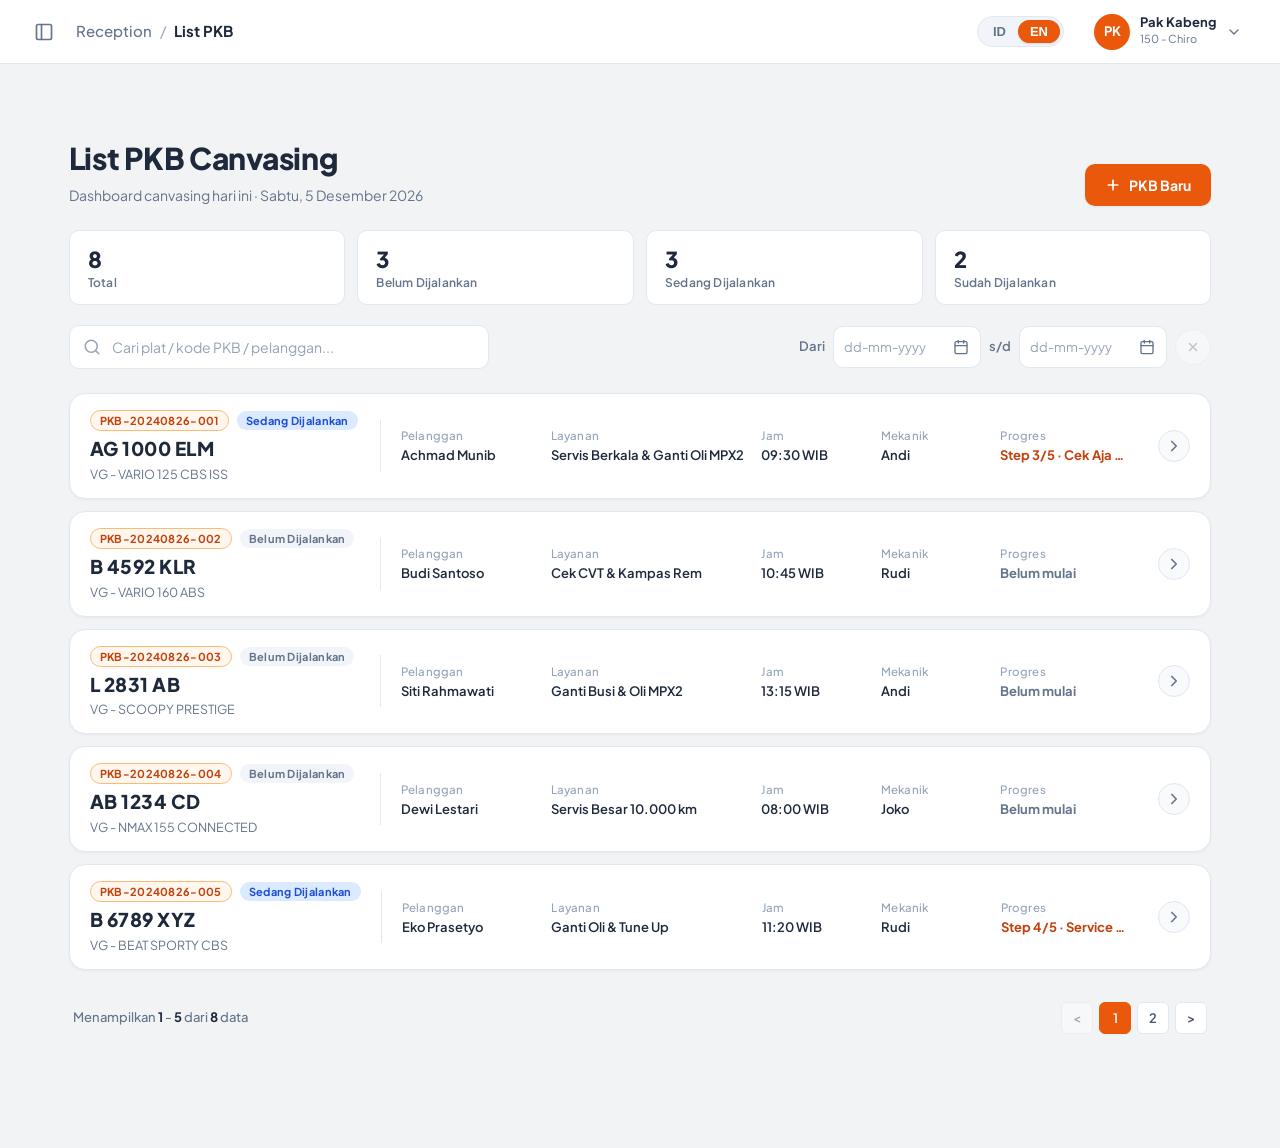
<file: List Canvasing/index.html>
<!DOCTYPE html>
<html lang="id">

<head>
  <meta charset="UTF-8">
  <meta name="viewport" content="width=device-width, initial-scale=1.0">
  <title>Reception - List PKB | MPM AHASS</title>
  <link rel="preconnect" href="https://fonts.googleapis.com">
  <link rel="preconnect" href="https://fonts.gstatic.com" crossorigin>
  <link href="https://fonts.googleapis.com/css2?family=Plus+Jakarta+Sans:wght@400;500;600;700&display=swap"
    rel="stylesheet">
  <link rel="stylesheet" href="styles.css">
</head>

<body>
  <script>
    if (window.self !== window.top) {
      document.documentElement.classList.add('in-iframe');
    }
  </script>
  <div class="app-layout">
    <!-- Main Container -->
    <div class="main-wrapper">
      <!-- Header -->
      <header class="top-header">
        <div class="header-left">
          <button class="menu-toggle" id="sidebarToggle" aria-label="Toggle Sidebar">
            <svg width="20" height="20" viewBox="0 0 24 24" fill="none" stroke="currentColor" stroke-width="2"
              stroke-linecap="round" stroke-linejoin="round">
              <rect x="3" y="3" width="18" height="18" rx="2" ry="2"></rect>
              <line x1="9" y1="3" x2="9" y2="21"></line>
            </svg>
          </button>
          <div class="breadcrumbs">
            <span class="crumb-parent">Reception</span>
            <span class="crumb-separator">/</span>
            <span class="crumb-active">List PKB</span>
          </div>
        </div>

        <div class="header-right">
          <!-- Language Switcher -->
          <div class="lang-switch">
            <button class="lang-btn" id="langId">ID</button>
            <button class="lang-btn active" id="langEn">EN</button>
          </div>

          <!-- User Profile -->
          <div class="user-profile" id="userMenuBtn">
            <div class="user-avatar">PK</div>
            <div class="user-info">
              <span class="user-name">Pak Kabeng</span>
              <span class="user-role">150 - Chiro</span>
            </div>
            <svg class="chevron-down" width="16" height="16" viewBox="0 0 24 24" fill="none" stroke="currentColor"
              stroke-width="2" stroke-linecap="round" stroke-linejoin="round">
              <polyline points="6 9 12 15 18 9"></polyline>
            </svg>
          </div>
        </div>
      </header>

      <!-- Content Body -->
      <main class="page-content">
        <!-- View 1: PKB Canvasing Dashboard (Default Landing Screen) -->
        <section class="pkb-dashboard-section" id="pkbDashboardView">
          <div class="pkb-dashboard-container">
            <!-- Page Header -->
            <div class="pkb-page-header">
              <div>
                <h1 class="pkb-page-title">List PKB Canvasing</h1>
                <p class="pkb-page-subtitle">Dashboard canvasing hari ini · <span id="pkbDate"></span></p>
              </div>
              <button type="button" class="btn-new-pkb" id="btnNewPkb">
                <svg width="16" height="16" viewBox="0 0 24 24" fill="none" stroke="currentColor" stroke-width="2.5" stroke-linecap="round">
                  <line x1="12" y1="5" x2="12" y2="19" />
                  <line x1="5" y1="12" x2="19" y2="12" />
                </svg>
                <span>PKB Baru</span>
              </button>
            </div>

            <!-- Stats Chips (clickable = status filter) -->
            <div class="pkb-stats-row">
              <button type="button" class="pkb-stat-chip" id="pkbStatTotal" data-filter="all">
                <span class="pkb-stat-num" id="pkbStatTotalNum">0</span>
                <span class="pkb-stat-label">Total</span>
              </button>
              <button type="button" class="pkb-stat-chip stat-pending" id="pkbStatPending" data-filter="pending">
                <span class="pkb-stat-num" id="pkbStatPendingNum">0</span>
                <span class="pkb-stat-label">Belum Dijalankan</span>
              </button>
              <button type="button" class="pkb-stat-chip stat-progress" id="pkbStatProgress" data-filter="progress">
                <span class="pkb-stat-num" id="pkbStatProgressNum">0</span>
                <span class="pkb-stat-label">Sedang Dijalankan</span>
              </button>
              <button type="button" class="pkb-stat-chip stat-done" id="pkbStatDone" data-filter="done">
                <span class="pkb-stat-num" id="pkbStatDoneNum">0</span>
                <span class="pkb-stat-label">Sudah Dijalankan</span>
              </button>
            </div>

            <!-- Toolbar: search + date range filter -->
            <div class="pkb-toolbar">
              <div class="pkb-search-wrap">
                <svg width="18" height="18" viewBox="0 0 24 24" fill="none" stroke="currentColor" stroke-width="2" stroke-linecap="round" stroke-linejoin="round">
                  <circle cx="11" cy="11" r="8" />
                  <line x1="21" y1="21" x2="16.65" y2="16.65" />
                </svg>
                <input type="text" id="pkbSearchInput" class="form-input" placeholder="Cari plat / kode PKB / pelanggan...">
              </div>
              <div class="pkb-date-range">
                <span class="pkb-date-label">Dari</span>
                <div class="pkb-date-box">
                  <input type="text" id="pkbDateFromDisplay" class="form-input pkb-date-input" placeholder="dd-mm-yyyy" aria-label="Tanggal mulai" maxlength="10" autocomplete="off">
                  <svg class="pkb-date-icon" width="16" height="16" viewBox="0 0 24 24" fill="none" stroke="currentColor" stroke-width="2" stroke-linecap="round" stroke-linejoin="round">
                    <rect x="3" y="4" width="18" height="18" rx="2" ry="2" />
                    <line x1="16" y1="2" x2="16" y2="6" />
                    <line x1="8" y1="2" x2="8" y2="6" />
                    <line x1="3" y1="10" x2="21" y2="10" />
                  </svg>
                  <input type="date" id="pkbDateFrom" class="pkb-date-native" aria-label="Pilih tanggal mulai" tabindex="-1">
                </div>
                <span class="pkb-date-label">s/d</span>
                <div class="pkb-date-box">
                  <input type="text" id="pkbDateToDisplay" class="form-input pkb-date-input" placeholder="dd-mm-yyyy" aria-label="Tanggal akhir" maxlength="10" autocomplete="off">
                  <svg class="pkb-date-icon" width="16" height="16" viewBox="0 0 24 24" fill="none" stroke="currentColor" stroke-width="2" stroke-linecap="round" stroke-linejoin="round">
                    <rect x="3" y="4" width="18" height="18" rx="2" ry="2" />
                    <line x1="16" y1="2" x2="16" y2="6" />
                    <line x1="8" y1="2" x2="8" y2="6" />
                    <line x1="3" y1="10" x2="21" y2="10" />
                  </svg>
                  <input type="date" id="pkbDateTo" class="pkb-date-native" aria-label="Pilih tanggal akhir" tabindex="-1">
                </div>
                <button type="button" class="pkb-date-clear" id="pkbDateClear" title="Hapus filter tanggal" disabled>
                  <svg width="14" height="14" viewBox="0 0 24 24" fill="none" stroke="currentColor" stroke-width="2.5" stroke-linecap="round" stroke-linejoin="round">
                    <line x1="18" y1="6" x2="6" y2="18" />
                    <line x1="6" y1="6" x2="18" y2="18" />
                  </svg>
                </button>
              </div>
            </div>

            <!-- Card Grid -->
            <div class="pkb-grid" id="pkbGrid">
              <!-- Cards rendered by app.js renderPkbGrid() -->
            </div>

            <!-- Empty State -->
            <div class="pkb-empty" id="pkbEmpty" style="display: none;">
              <p>Tidak ada data PKB yang cocok.</p>
            </div>

            <!-- Pagination Container -->
            <div class="pkb-pagination-wrapper" id="pkbPaginationWrapper">
              <div class="pkb-pagination-info" id="pkbPaginationInfo">
                Menampilkan <span id="pkbPageStart">1</span> - <span id="pkbPageEnd">5</span> dari <span id="pkbPageTotal">8</span> data
              </div>
              <div class="pkb-pagination" id="pkbPagination">
                <button type="button" class="page-btn" id="pkbPrevPage" title="Halaman Sebelumnya">&lt;</button>
                <div class="pkb-page-numbers" id="pkbPageNumbers">
                  <!-- Dynamic page numbers rendered by JS -->
                </div>
                <button type="button" class="page-btn" id="pkbNextPage" title="Halaman Selanjutnya">&gt;</button>
              </div>
            </div>
          </div>
        </section>

        <!-- View 2: Wizard Content (Hidden initially until PKB selected or created) -->
        <div class="wizard-content-view" id="wizardContentView" style="display: none;">

          <!-- Konteks data canvasing sumber PKB (hasil pop-up Pilih Data Canvasing) -->
          <div class="canvasing-context-bar" id="canvasingContextBar" style="display: none;">
            <span class="canvasing-context-icon" aria-hidden="true">
              <svg width="18" height="18" viewBox="0 0 24 24" fill="none" stroke="currentColor" stroke-width="2"
                stroke-linecap="round" stroke-linejoin="round">
                <path d="M21 10c0 7-9 13-9 13s-9-6-9-13a9 9 0 0 1 18 0z" />
                <circle cx="12" cy="10" r="3" />
              </svg>
            </span>
            <div class="canvasing-context-main">
              <span class="canvasing-context-label">Data Canvasing</span>
              <strong class="canvasing-context-name" id="canvasingContextName">-</strong>
              <span class="canvasing-context-sub" id="canvasingContextSub">-</span>
            </div>
            <span class="canvasing-context-code" id="canvasingContextCode">-</span>
          </div>

          <!-- Stepper Wizard -->
          <section class="stepper-section">
          <div class="stepper-container">
            <!-- Step 1 (Active) -->
            <div class="step-node active" data-step="1">
              <div class="step-circle">
                <span class="step-dot"></span>
              </div>
              <div class="step-label-group">
                <span class="step-title">Vehicle</span>
                <span class="step-desc">Vehicle information and details</span>
              </div>
            </div>

            <div class="step-line"></div>

            <!-- Step 2 -->
            <div class="step-node" data-step="2">
              <div class="step-circle">
                <span class="step-dot"></span>
              </div>
              <div class="step-label-group">
                <span class="step-title">Carrier Data</span>
                <span class="step-desc">Data of the person bringing the vehicle</span>
              </div>
            </div>

            <div class="step-line"></div>

            <!-- Step 3 -->
            <div class="step-node" data-step="3">
              <div class="step-circle">
                <span class="step-dot"></span>
              </div>
              <div class="step-label-group">
                <span class="step-title">Cek Aja Dulu</span>
                <span class="step-desc">Cek Aja Dulu</span>
              </div>
            </div>

            <div class="step-line"></div>

            <!-- Step 4 -->
            <div class="step-node" data-step="4">
              <div class="step-circle">
                <span class="step-dot"></span>
              </div>
              <div class="step-label-group">
                <span class="step-title">Service &amp; Parts</span>
                <span class="step-desc">Select services and spare parts</span>
              </div>
            </div>

            <div class="step-line"></div>

            <!-- Step 5 -->
            <div class="step-node" data-step="5">
              <div class="step-circle">
                <span class="step-dot"></span>
              </div>
              <div class="step-label-group">
                <span class="step-title">Summary</span>
                <span class="step-desc">Review transaction summary before saving</span>
              </div>
            </div>
          </div>
        </section>

        <!-- Form Cards Container -->
        <div class="form-container">
          <!-- Step 1 Content: Vehicle & Initial Data -->
          <div class="step-pane active" id="stepPane1">

            <!-- Card 1: Vehicle Information -->
            <div class="content-card">
              <div class="card-header">
                <div class="card-icon-title">
                  <svg class="header-icon" width="22" height="22" viewBox="0 0 24 24" fill="none" stroke="currentColor"
                    stroke-width="2" stroke-linecap="round" stroke-linejoin="round">
                    <circle cx="18.5" cy="17.5" r="3.5" />
                    <circle cx="5.5" cy="17.5" r="3.5" />
                    <circle cx="15" cy="5" r="1" />
                    <path d="M12 17.5V14l-3-3 4-3 2 3h2" />
                  </svg>
                  <h2 class="card-title">Vehicle Information</h2>
                </div>
              </div>

              <div class="card-body">
                <!-- Scan Vehicle Input Row -->
                <div class="scan-section-wrapper">
                  <div class="scan-label-group">
                    <svg width="18" height="18" viewBox="0 0 24 24" fill="none" stroke="currentColor" stroke-width="2"
                      stroke-linecap="round" stroke-linejoin="round">
                      <path d="M3 7V5a2 2 0 0 1 2-2h2" />
                      <path d="M17 3h2a2 2 0 0 1 2 2v2" />
                      <path d="M21 17v2a2 2 0 0 1-2 2h-2" />
                      <path d="M7 21H5a2 2 0 0 1-2-2v-2" />
                      <line x1="7" y1="8" x2="7" y2="16" />
                      <line x1="10" y1="8" x2="10" y2="16" />
                      <line x1="14" y1="8" x2="14" y2="16" />
                      <line x1="17" y1="8" x2="17" y2="16" />
                    </svg>
                    <span class="scan-label-text">Scan Vehicle</span>
                  </div>

                  <div class="search-input-wrapper">
                    <div class="scan-input-container">
                      <input type="text" id="scanVehicleInput" class="form-input scan-input" value="JB91E1260677"
                        placeholder="Enter machine or frame number" autocomplete="off">
                      <!-- Machine Number Suggestions -->
                      <div class="scan-vehicle-dropdown" id="scanVehicleDropdown"></div>
                    </div>
                    <button class="btn-scan-outline" id="btnScanVehicle" type="button">Scan Vehicle</button>
                    <button class="btn-trash-outline" id="btnClearScan" type="button" title="Clear / Delete input">
                      <svg width="18" height="18" viewBox="0 0 24 24" fill="none" stroke="currentColor" stroke-width="2"
                        stroke-linecap="round" stroke-linejoin="round">
                        <polyline points="3 6 5 6 21 6"></polyline>
                        <path d="M19 6v14a2 2 0 0 1-2 2H7a2 2 0 0 1-2-2V6m3 0V4a2 2 0 0 1 2-2h4a2 2 0 0 1 2 2v2"></path>
                        <line x1="10" y1="11" x2="10" y2="17"></line>
                        <line x1="14" y1="11" x2="14" y2="17"></line>
                      </svg>
                    </button>
                  </div>
                </div>

                <!-- Collapsible Vehicle Detail Box -->
                <div class="vehicle-info-box" id="vehicleInfoCard">
                  <!-- Header with Plate Number and Chevron -->
                  <div class="vehicle-box-header" id="vehicleHeaderToggle">
                    <span class="vehicle-plate-title" id="dispPlate">AG 1000 ELM</span>
                    <button class="btn-collapse-toggle" id="btnVehicleCollapse" type="button"
                      aria-label="Toggle details">
                      <svg id="chevronIcon" width="18" height="18" viewBox="0 0 24 24" fill="none" stroke="currentColor"
                        stroke-width="2.5" stroke-linecap="round" stroke-linejoin="round">
                        <polyline points="18 15 12 9 6 15"></polyline>
                      </svg>
                    </button>
                  </div>

                  <!-- 3-Column Vehicle Details -->
                  <div class="vehicle-box-content" id="vehicleBoxContent">
                    <div class="vehicle-info-grid">
                      <!-- Column 1 -->
                      <div class="info-field-group">
                        <div class="info-field">
                          <div class="field-label">
                            <svg width="14" height="14" viewBox="0 0 24 24" fill="none" stroke="currentColor"
                              stroke-width="2" stroke-linecap="round" stroke-linejoin="round">
                              <rect x="2" y="7" width="20" height="10" rx="2" />
                              <line x1="6" y1="12" x2="6.01" y2="12" />
                              <line x1="10" y1="12" x2="18" y2="12" />
                            </svg>
                            <span>Nomor Polisi</span>
                          </div>
                          <div class="field-value" id="dispPoliceNumber">AG 1000 ELM</div>
                        </div>

                        <div class="info-field">
                          <div class="field-label">
                            <svg width="14" height="14" viewBox="0 0 24 24" fill="none" stroke="currentColor"
                              stroke-width="2" stroke-linecap="round" stroke-linejoin="round">
                              <circle cx="12" cy="12" r="3" />
                              <path
                                d="M19.4 15a1.65 1.65 0 0 0 .33 1.82l.06.06a2 2 0 0 1 0 2.83 2 2 0 0 1-2.83 0l-.06-.06a1.65 1.65 0 0 0-1.82-.33 1.65 1.65 0 0 0-1 1.51V21a2 2 0 0 1-2 2 2 2 0 0 1-2-2v-.09A1.65 1.65 0 0 0 9 19.4a1.65 1.65 0 0 0-1.82.33l-.06.06a2 2 0 0 1-2.83 0 2 2 0 0 1 0-2.83l.06-.06a1.65 1.65 0 0 0 .33-1.82 1.65 1.65 0 0 0-1.51-1H3a2 2 0 0 1-2-2 2 2 0 0 1 2-2h.09A1.65 1.65 0 0 0 4.6 9a1.65 1.65 0 0 0-.33-1.82l-.06-.06a2 2 0 0 1 0-2.83 2 2 0 0 1 2.83 0l.06.06a1.65 1.65 0 0 0 1.82.33H9a1.65 1.65 0 0 0 1-1.51V3a2 2 0 0 1 2-2 2 2 0 0 1 2 2v.09a1.65 1.65 0 0 0 1 1.51 1.65 1.65 0 0 0 1.82-.33l.06-.06a2 2 0 0 1 2.83 0 2 2 0 0 1 0 2.83l-.06.06a1.65 1.65 0 0 0-.33 1.82V9a1.65 1.65 0 0 0 1.51 1H21a2 2 0 0 1 2 2 2 2 0 0 1-2 2h-.09a1.65 1.65 0 0 0-1.51 1z" />
                            </svg>
                            <span>Nomor Mesin</span>
                          </div>
                          <div class="field-value" id="dispEngine">JB91E1260677</div>
                        </div>

                        <div class="info-field">
                          <div class="field-label">
                            <svg width="14" height="14" viewBox="0 0 24 24" fill="none" stroke="currentColor"
                              stroke-width="2" stroke-linecap="round" stroke-linejoin="round">
                              <rect x="3" y="4" width="18" height="16" rx="2" />
                              <line x1="7" y1="8" x2="17" y2="8" />
                              <line x1="7" y1="12" x2="17" y2="12" />
                              <line x1="7" y1="16" x2="12" y2="16" />
                            </svg>
                            <span>Nomor Rangka</span>
                          </div>
                          <div class="field-value" id="dispFrame">MH1J891158K260</div>
                        </div>
                      </div>

                      <!-- Column 2 -->
                      <div class="info-field-group">
                        <div class="info-field">
                          <div class="field-label">
                            <svg width="14" height="14" viewBox="0 0 24 24" fill="none" stroke="currentColor"
                              stroke-width="2" stroke-linecap="round" stroke-linejoin="round">
                              <path
                                d="M19 17h2c.6 0 1-.4 1-1v-3c0-.9-.7-1.7-1.5-1.9C18.7 10.6 16 10 16 10s-1.3-1.4-2.2-2.3c-.5-.4-1.1-.7-1.8-.7H5c-.6 0-1.1.4-1.4.9l-1.5 2.8C2.1 11 2 11.5 2 12v4c0 .6.4 1 1 1h2" />
                              <circle cx="7" cy="17" r="2" />
                              <circle cx="17" cy="17" r="2" />
                            </svg>
                            <span>Tipe Kendaraan</span>
                          </div>
                          <div class="field-value" id="dispModel">VG - VARIO 125 CBS ISS</div>
                        </div>

                        <div class="info-field">
                          <div class="field-label">
                            <svg width="14" height="14" viewBox="0 0 24 24" fill="none" stroke="currentColor"
                              stroke-width="2" stroke-linecap="round" stroke-linejoin="round">
                              <rect x="3" y="4" width="18" height="18" rx="2" ry="2" />
                              <line x1="16" y1="2" x2="16" y2="6" />
                              <line x1="8" y1="2" x2="8" y2="6" />
                              <line x1="3" y1="10" x2="21" y2="10" />
                            </svg>
                            <span>Tahun Rakit</span>
                          </div>
                          <div class="field-value" id="dispYear">2024</div>
                        </div>

                        <div class="info-field">
                          <div class="field-label">
                            <svg width="14" height="14" viewBox="0 0 24 24" fill="none" stroke="currentColor"
                              stroke-width="2" stroke-linecap="round" stroke-linejoin="round">
                              <path d="M12 2.69l5.66 5.66a8 8 0 1 1-11.31 0z" />
                            </svg>
                            <span>Warna</span>
                          </div>
                          <div class="field-value" id="dispColor">BLACK</div>
                        </div>
                      </div>

                      <!-- Column 3 -->
                      <div class="info-field-group">
                        <div class="info-field">
                          <div class="field-label">
                            <svg width="14" height="14" viewBox="0 0 24 24" fill="none" stroke="currentColor"
                              stroke-width="2" stroke-linecap="round" stroke-linejoin="round">
                              <path d="M3 9l9-7 9 7v11a2 2 0 0 1-2 2H5a2 2 0 0 1-2-2z" />
                              <polyline points="9 22 9 12 15 12 15 22" />
                            </svg>
                            <span>Dealer Pembelian</span>
                          </div>
                          <div class="field-value" id="dispDealer">MPM Motor Jombang</div>
                        </div>

                        <div class="info-field">
                          <div class="field-label">
                            <svg width="14" height="14" viewBox="0 0 24 24" fill="none" stroke="currentColor"
                              stroke-width="2" stroke-linecap="round" stroke-linejoin="round">
                              <rect x="3" y="4" width="18" height="18" rx="2" ry="2" />
                              <line x1="16" y1="2" x2="16" y2="6" />
                              <line x1="8" y1="2" x2="8" y2="6" />
                              <line x1="3" y1="10" x2="21" y2="10" />
                            </svg>
                            <span>Tanggal Pembelian</span>
                          </div>
                          <div class="field-value-row">
                            <span class="field-value" id="dispPurchaseDate">03-05-2024</span>
                            <button class="btn-get-invoice-date" id="btnGetInvoiceDate" type="button"
                              title="Ambil tanggal pembelian dari faktur">
                              <svg width="13" height="13" viewBox="0 0 24 24" fill="none" stroke="currentColor"
                                stroke-width="2" stroke-linecap="round" stroke-linejoin="round">
                                <path d="M21 12a9 9 0 1 1-2.64-6.36" />
                                <polyline points="21 3 21 9 15 9" />
                              </svg>
                              <span>Get Tgl Faktur</span>
                            </button>
                          </div>
                        </div>

                        <div class="info-field-actions">
                          <button class="btn-card-edit" id="btnEditVehicle" type="button">
                            <svg width="14" height="14" viewBox="0 0 24 24" fill="none" stroke="currentColor"
                              stroke-width="2" stroke-linecap="round" stroke-linejoin="round">
                              <path d="M11 4H4a2 2 0 0 0-2 2v14a2 2 0 0 0 2 2h14a2 2 0 0 0 2-2v-7"></path>
                              <path d="M18.5 2.5a2.121 2.121 0 0 1 3 3L12 15l-4 1 1-4 9.5-9.5z"></path>
                            </svg>
                            <span>Edit</span>
                          </button>
                          <button class="btn-card-trash" id="btnDeleteVehicle" type="button" title="Delete vehicle">
                            <svg width="16" height="16" viewBox="0 0 24 24" fill="none" stroke="currentColor"
                              stroke-width="2" stroke-linecap="round" stroke-linejoin="round">
                              <polyline points="3 6 5 6 21 6"></polyline>
                              <path d="M19 6v14a2 2 0 0 1-2 2H7a2 2 0 0 1-2-2V6m3 0V4a2 2 0 0 1 2-2h4a2 2 0 0 1 2 2v2">
                              </path>
                            </svg>
                          </button>
                        </div>
                      </div>
                    </div>
                  </div>
                </div>

                <!-- Empty State (hidden by default) -->
                <div class="empty-state-section" id="vehicleEmptyState" style="display: none;">
                  <p class="empty-text">No Vehicle Data yet</p>
                  <button class="btn-outline-primary" id="btnInputNewData" type="button">
                    <span class="plus-icon">+</span> Input New Data
                  </button>
                </div>

              </div>
            </div>

            <!-- Card 2: History Service -->
            <div class="content-card">
              <div class="card-header card-header-split">
                <div class="card-icon-title">
                  <svg class="header-icon" width="22" height="22" viewBox="0 0 24 24" fill="none" stroke="currentColor"
                    stroke-width="2" stroke-linecap="round" stroke-linejoin="round">
                    <circle cx="12" cy="12" r="10"></circle>
                    <polyline points="12 6 12 12 16 14"></polyline>
                    <path d="M4.93 4.93l4.24 4.24"></path>
                  </svg>
                  <h2 class="card-title">History Service</h2>
                </div>
                <span class="history-count-badge" id="historyCountBadge">0 Riwayat</span>
              </div>

              <div class="card-body">
                <!-- History Container Card - item dirender dari app.js (initHistoryService).
                     Shell dibutuhkan sebagai anchor gradient penanda area masih bisa di-scroll. -->
                <div class="history-scroll-shell" id="historyScrollShell">
                  <div class="history-list-container" id="historyFilledState" tabindex="0" role="group"
                    aria-label="Daftar riwayat servis"></div>
                </div>

                <!-- Empty State - tampil bila kendaraan belum punya riwayat servis -->
                <div class="history-empty-state" id="historyEmptyState" hidden>
                  <svg width="30" height="30" viewBox="0 0 24 24" fill="none" stroke="currentColor" stroke-width="1.6"
                    stroke-linecap="round" stroke-linejoin="round">
                    <circle cx="12" cy="12" r="10"></circle>
                    <polyline points="12 6 12 12 16 14"></polyline>
                  </svg>
                  <p class="history-empty-title">Belum ada riwayat servis</p>
                  <p class="history-empty-sub">Riwayat servis akan tampil setelah kendaraan pernah diservis di jaringan AHASS.</p>
                </div>
              </div>
            </div>

            <!-- Card 3: Pre-Inspection Data -->
            <div class="content-card">
              <div class="card-header">
                <div class="card-icon-title">
                  <svg class="header-icon" width="22" height="22" viewBox="0 0 24 24" fill="none" stroke="currentColor"
                    stroke-width="2" stroke-linecap="round" stroke-linejoin="round">
                    <path d="M14 2H6a2 2 0 0 0-2 2v16a2 2 0 0 0 2 2h12a2 2 0 0 0 2-2V8z"></path>
                    <polyline points="14 2 14 8 20 8"></polyline>
                    <line x1="16" y1="13" x2="8" y2="13"></line>
                    <line x1="16" y1="17" x2="8" y2="17"></line>
                    <polyline points="10 9 9 9 8 9"></polyline>
                  </svg>
                  <h2 class="card-title">Pre-Inspection Data</h2>
                </div>
              </div>

              <div class="card-body">
                <div class="pre-inspection-grid">
                  <!-- Left column: Kilometer & Service Reason -->
                  <div class="pre-inspection-left">
                    <div class="form-group mb-4">
                      <label class="form-label" for="prevKilometerInput">Kilometer Sebelumnya</label>
                      <input type="text" id="prevKilometerInput" class="form-input-pill" value="1000" readonly>
                    </div>

                    <div class="form-group mb-4">
                      <label class="form-label" for="kilometerInput">Kilometer</label>
                      <input type="text" id="kilometerInput" class="form-input-pill" value="1233" inputmode="numeric"
                        autocomplete="off">
                      <p class="form-error-text" id="kilometerError">
                        <svg width="13" height="13" viewBox="0 0 24 24" fill="none" stroke="currentColor"
                          stroke-width="2.2" stroke-linecap="round" stroke-linejoin="round">
                          <circle cx="12" cy="12" r="10"></circle>
                          <line x1="12" y1="8" x2="12" y2="12"></line>
                          <line x1="12" y1="16" x2="12.01" y2="16"></line>
                        </svg>
                        <span id="kilometerErrorText">Kilometer harus lebih besar dari Kilometer Sebelumnya</span>
                      </p>
                    </div>

                    <div class="form-group">
                      <label class="form-label" for="reasonSelect">Service Reason</label>
                      <div class="select-pill-wrapper">
                        <select id="reasonSelect" class="form-select-pill">
                          <option value="Inisiatif Sendiri" selected>Inisiatif Sendiri</option>
                          <option value="Servis Berkala">Servis Berkala / Rutin</option>
                          <option value="Keluhan Mesin">Keluhan Mesin</option>
                          <option value="Ganti Oli">Ganti Oli Saja</option>
                          <option value="Klaim Garansi">Klaim Garansi</option>
                        </select>
                        <svg class="select-arrow" width="16" height="16" viewBox="0 0 24 24" fill="none"
                          stroke="currentColor" stroke-width="2" stroke-linecap="round" stroke-linejoin="round">
                          <polyline points="6 9 12 15 18 9"></polyline>
                        </svg>
                      </div>
                    </div>
                  </div>

                  <!-- Right column: Fuel Indicator Gauge -->
                  <div class="pre-inspection-right">
                    <div class="form-group">
                      <label class="form-label">Fuel Indicator</label>
                      <div class="fuel-gauge-wrapper">
                        <div class="fuel-gauge-bar">
                          <div class="gauge-segment seg-red" data-level="1" title="0 - 1/4"></div>
                          <div class="gauge-segment seg-yellow" data-level="2" title="1/4 - 1/2"></div>
                          <div class="gauge-segment seg-lime" data-level="3" title="1/2 - 3/4"></div>
                          <div class="gauge-segment seg-green" data-level="4" title="3/4 - Full"></div>
                        </div>
                        <div class="fuel-gauge-labels">
                          <span class="gauge-lbl" data-level="0">0</span>
                          <span class="gauge-lbl" data-level="1">¼</span>
                          <span class="gauge-lbl" data-level="2">½</span>
                          <span class="gauge-lbl" data-level="3">¾</span>
                          <span class="gauge-lbl" data-level="4">Full</span>
                        </div>
                      </div>
                    </div>
                  </div>
                </div>
              </div>
            </div>

          </div>

          <!-- Step 2 Pane (Carrier Data) -->
          <div class="step-pane" id="stepPane2" style="display: none;">

            <!-- Card 1: Carrier Information -->
            <div class="content-card">
              <div class="card-header">
                <div class="card-icon-title">
                  <svg class="header-icon" width="22" height="22" viewBox="0 0 24 24" fill="none" stroke="currentColor"
                    stroke-width="2" stroke-linecap="round" stroke-linejoin="round">
                    <path d="M20 21v-2a4 4 0 0 0-4-4H8a4 4 0 0 0-4 4v2"></path>
                    <circle cx="12" cy="7" r="4"></circle>
                  </svg>
                  <h2 class="card-title">Carrier Information</h2>
                </div>
              </div>

              <div class="card-body">
                <!-- Search Phone Number Input Bar -->
                <div class="carrier-search-section">
                  <div class="form-group">
                    <label class="form-label" for="carrierSearchPhone">Phone Number</label>
                    <div class="carrier-search-bar-wrapper">
                      <div class="carrier-search-input-pill-container">
                        <input type="text" id="carrierSearchPhone" class="carrier-search-input" value="085732255998" placeholder="Enter phone number">
                        <button class="btn-carrier-search" id="btnSearchCarrier" type="button">Cari</button>
                        <!-- Saved Phone Number Suggestions -->
                        <div class="carrier-phone-dropdown" id="carrierPhoneDropdown"></div>
                      </div>
                      <button class="btn-carrier-trash" id="btnClearCarrierSearch" type="button" title="Delete / Clear">
                        <svg width="18" height="18" viewBox="0 0 24 24" fill="none" stroke="currentColor"
                          stroke-width="2" stroke-linecap="round" stroke-linejoin="round">
                          <polyline points="3 6 5 6 21 6"></polyline>
                          <path d="M19 6v14a2 2 0 0 1-2 2H7a2 2 0 0 1-2-2V6m3 0V4a2 2 0 0 1 2-2h4a2 2 0 0 1 2 2v2"></path>
                        </svg>
                      </button>
                    </div>
                  </div>

                  <!-- Empty State / Add Prompt -->
                  <div class="carrier-prompt-box" id="carrierPromptBox">
                    <p class="carrier-prompt-text">No Carrier Data Found</p>
                    <button class="btn-carrier-add" id="btnAddCarrier" type="button">
                      <span class="plus-icon">+</span> Add New
                    </button>
                  </div>
                </div>

                <!-- Tabbed Detail Card Container -->
                <div class="carrier-tabbed-card-wrapper">
                  <!-- Tabs Header -->
                  <div class="carrier-tabs-bar">
                    <div class="carrier-tabs-group">
                      <button type="button" class="carrier-tab-btn active" id="tabCarrierInfo" data-tab="carrier">Carrier Information</button>
                      <button type="button" class="carrier-tab-btn" id="tabStnkInfo" data-tab="stnk">STNK Information</button>
                    </div>
                  </div>

                  <!-- Tab Body: Carrier Information -->
                  <div class="carrier-tab-content active" id="tabContentCarrier">
                    <div class="carrier-form-inner">
                      <!-- Row 1: Phone Number -->
                      <div class="form-group">
                        <label class="form-label" for="carrierInputPhone">Phone Number</label>
                        <input type="text" id="carrierInputPhone" class="carrier-pill-input" placeholder="085732255998" value="085732255998">
                      </div>

                      <!-- Row 2: First Name & Last Name -->
                      <div class="carrier-form-grid-2">
                        <div class="form-group">
                          <label class="form-label" for="carrierFirstName">First Name</label>
                          <input type="text" id="carrierFirstName" class="carrier-pill-input" placeholder="Enter first name" value="Achmad">
                        </div>
                        <div class="form-group">
                          <label class="form-label" for="carrierLastName">Last Name</label>
                          <input type="text" id="carrierLastName" class="carrier-pill-input" placeholder="Enter last name" value="Munib">
                        </div>
                      </div>

                      <!-- Bottom Right: View Detail Link -->
                      <div class="carrier-form-footer">
                        <a href="javascript:void(0)" class="carrier-view-detail-link" id="btnViewDetailCarrier">
                          <span>View Detail</span>
                          <svg width="16" height="16" viewBox="0 0 24 24" fill="none" stroke="currentColor" stroke-width="2.5" stroke-linecap="round" stroke-linejoin="round">
                            <polyline points="9 18 15 12 9 6"></polyline>
                          </svg>
                        </a>
                      </div>
                    </div>
                  </div>

                  <!-- Tab Body: STNK Information (Secondary tab) -->
                  <div class="carrier-tab-content" id="tabContentStnk" style="display: none;">
                    <div class="carrier-form-inner">
                      <div class="carrier-form-grid-2">
                        <div class="form-group">
                          <label class="form-label">STNK Owner Name</label>
                          <input type="text" id="stnkOwnerName" class="carrier-pill-input" placeholder="STNK Name" value="Achmad Munib">
                        </div>
                        <div class="form-group">
                          <label class="form-label">STNK Police Number</label>
                          <input type="text" id="stnkPlate" class="carrier-pill-input" placeholder="Police No" value="AG 1000 ELM">
                        </div>
                      </div>
                      <div class="form-group">
                        <label class="form-label">STNK Address</label>
                        <input type="text" id="stnkAddress" class="carrier-pill-input" placeholder="Address" value="Jl. Merdeka No. 45, Jombang">
                      </div>
                    </div>
                  </div>

                </div>
              </div>
            </div>

            <!-- Card 2: Layanan Cek Rangka -->
            <div class="content-card">
              <div class="card-header">
                <div class="card-icon-title">
                  <svg class="header-icon" width="22" height="22" viewBox="0 0 24 24" fill="none" stroke="currentColor"
                    stroke-width="2" stroke-linecap="round" stroke-linejoin="round">
                    <path d="M12 22s8-4 8-10V5l-8-3-8 3v7c0 6 8 10 8 10z"></path>
                    <polyline points="9 12 11 14 15 10"></polyline>
                  </svg>
                  <h2 class="card-title">Layanan Cek Rangka</h2>
                </div>
              </div>

              <div class="card-body">
                <div class="lcr-form-grid">
                  <!-- Row 1: Customer Agreement & Decline Reason -->
                  <div class="form-group">
                    <label class="form-label">Customer Agreement <span class="required-star">*</span></label>
                    <div class="select-pill-wrapper w-100">
                      <select class="form-select-pill carrier-select-pill" id="lcrAgreement">
                        <option value="" disabled hidden></option>
                        <option value="Bersedia Langsung dilakukan Pengecekan + Treatment 1" selected>Bersedia Langsung dilakukan Pengecekan + Treatment 1</option>
                        <option value="Bersedia Langsung dilakukan Treatment 2">Bersedia Langsung dilakukan Treatment 2</option>
                        <option value="Bersedia Langsung dilakukan Penggantian">Bersedia Langsung dilakukan Penggantian</option>
                        <option value="Bersedia Di Cek di Lain Waktu">Bersedia Di Cek di Lain Waktu</option>
                        <option value="Tidak Bersedia">Tidak Bersedia</option>
                      </select>
                      <svg class="select-arrow" width="16" height="16" viewBox="0 0 24 24" fill="none" stroke="currentColor" stroke-width="2" stroke-linecap="round" stroke-linejoin="round">
                        <polyline points="6 9 12 15 18 9"></polyline>
                      </svg>
                    </div>
                  </div>

                  <!-- Decline Reason — hanya tampil bila Customer Agreement bernilai "Tidak Bersedia" -->
                  <div class="form-group lcr-decline-group" id="lcrDeclineGroup" hidden>
                    <label class="form-label" for="lcrDeclineReason">Decline Reason <span class="required-star">*</span></label>
                    <div class="select-pill-wrapper w-100">
                      <select class="form-select-pill carrier-select-pill" id="lcrDeclineReason">
                        <option value="" disabled hidden selected></option>
                        <option value="-">-</option>
                        <option value="Motor di rasa masih dalam kondisi baik">Motor di rasa masih dalam kondisi baik</option>
                        <option value="Tidak Memiliki Waktu">Tidak Memiliki Waktu</option>
                        <option value="Biaya Tidak Memadai">Biaya Tidak Memadai</option>
                        <option value="Lainnya">Lainnya</option>
                      </select>
                      <svg class="select-arrow" width="16" height="16" viewBox="0 0 24 24" fill="none" stroke="currentColor" stroke-width="2" stroke-linecap="round" stroke-linejoin="round">
                        <polyline points="6 9 12 15 18 9"></polyline>
                      </svg>
                    </div>
                  </div>

                  <!-- Row 2: Inspection Result -->
                  <div class="form-group lcr-inspection-group">
                    <label class="form-label" for="lcrInspectionResult">Inspection Result <span class="required-star">*</span></label>
                    <div class="select-pill-wrapper w-100">
                      <select class="form-select-pill carrier-select-pill" id="lcrInspectionResult">
                        <option value="" disabled hidden></option>
                        <option value="-" selected>-</option>
                        <option value="Butuh dilakukan Treatment">Butuh dilakukan Treatment</option>
                        <option value="Butuh dilakukan Penggantian">Butuh dilakukan Penggantian</option>
                        <option value="Kondisi Rangka Baik / Normal">Kondisi Rangka Baik / Normal</option>
                      </select>
                      <svg class="select-arrow" width="16" height="16" viewBox="0 0 24 24" fill="none" stroke="currentColor" stroke-width="2" stroke-linecap="round" stroke-linejoin="round">
                        <polyline points="6 9 12 15 18 9"></polyline>
                      </svg>
                    </div>
                  </div>

                  <!-- Row 2 (kolom 2): Tanggal Booking — hanya tampil bila Customer Agreement
                       bernilai "Bersedia Langsung dilakukan Pengecekan + Treatment 1" -->
                  <div class="form-group lcr-booking-group" id="lcrBookingGroup" hidden>
                    <label class="form-label" for="lcrBookingDateDisplay">Tanggal Booking</label>
                    <div class="lcr-booking-row">
                      <div class="lcr-date-box">
                        <input type="text" id="lcrBookingDateDisplay" class="carrier-pill-input lcr-date-input" placeholder="dd-mm-yyyy" maxlength="10" autocomplete="off">
                        <svg class="lcr-date-icon" width="16" height="16" viewBox="0 0 24 24" fill="none" stroke="currentColor" stroke-width="2" stroke-linecap="round" stroke-linejoin="round">
                          <rect x="3" y="4" width="18" height="18" rx="2" ry="2"></rect>
                          <line x1="16" y1="2" x2="16" y2="6"></line>
                          <line x1="8" y1="2" x2="8" y2="6"></line>
                          <line x1="3" y1="10" x2="21" y2="10"></line>
                        </svg>
                        <input type="date" id="lcrBookingDate" class="lcr-date-native" aria-label="Pilih tanggal booking" tabindex="-1">
                      </div>
                      <button type="button" class="btn-outline-primary lcr-btn-alokasi" id="btnCekAlokasi">Cek Alokasi</button>
                    </div>
                    <p class="form-error-text" id="lcrBookingError">
                      <svg width="13" height="13" viewBox="0 0 24 24" fill="none" stroke="currentColor"
                        stroke-width="2.2" stroke-linecap="round" stroke-linejoin="round">
                        <circle cx="12" cy="12" r="10"></circle>
                        <line x1="12" y1="8" x2="12" y2="12"></line>
                        <line x1="12" y1="16" x2="12.01" y2="16"></line>
                      </svg>
                      <span id="lcrBookingErrorText">Tanggal Booking wajib diisi sebelum cek alokasi</span>
                    </p>
                  </div>
                </div>
              </div>
            </div>

            <!-- Card 3: History Service LCR -->
            <div class="content-card">
              <div class="card-header">
                <div class="card-icon-title">
                  <svg class="header-icon" width="22" height="22" viewBox="0 0 24 24" fill="none" stroke="currentColor"
                    stroke-width="2" stroke-linecap="round" stroke-linejoin="round">
                    <circle cx="12" cy="12" r="10"></circle>
                    <polyline points="12 6 12 12 16 14"></polyline>
                    <path d="M4.93 4.93l4.24 4.24"></path>
                  </svg>
                  <h2 class="card-title">History Service LCR</h2>
                </div>
              </div>

              <div class="card-body">
                <div class="lcr-history-container">
                  
                  <!-- History Item 1: Ganti Rangka -->
                  <div class="lcr-history-card">
                    <div class="lcr-item-icon-box">
                      <svg width="20" height="20" viewBox="0 0 24 24" fill="none" stroke="currentColor" stroke-width="2" stroke-linecap="round" stroke-linejoin="round">
                        <path d="M14 2H6a2 2 0 0 0-2 2v16a2 2 0 0 0 2 2h12a2 2 0 0 0 2-2V8z"></path>
                        <polyline points="14 2 14 8 20 8"></polyline>
                        <line x1="16" y1="13" x2="8" y2="13"></line>
                        <line x1="16" y1="17" x2="8" y2="17"></line>
                      </svg>
                    </div>

                    <div class="lcr-item-content">
                      <div class="lcr-item-header">
                        <h4 class="lcr-item-title">Ganti Rangka</h4>
                        <span class="lcr-badge-orange">Tidak Batal PKB</span>
                        <div class="lcr-header-meta">
                          <div class="lcr-meta-item">
                            <svg width="15" height="15" viewBox="0 0 24 24" fill="none" stroke="currentColor" stroke-width="2" stroke-linecap="round" stroke-linejoin="round">
                              <rect x="3" y="4" width="18" height="18" rx="2" ry="2"></rect>
                              <line x1="16" y1="2" x2="16" y2="6"></line>
                              <line x1="8" y1="2" x2="8" y2="6"></line>
                              <line x1="3" y1="10" x2="21" y2="10"></line>
                            </svg>
                            <span>07-05-2025</span>
                          </div>
                          <div class="lcr-meta-item">
                            <svg width="15" height="15" viewBox="0 0 24 24" fill="none" stroke="currentColor" stroke-width="2" stroke-linecap="round" stroke-linejoin="round">
                              <path d="M21 10c0 7-9 13-9 13s-9-6-9-13a9 9 0 0 1 18 0z"></path>
                              <circle cx="12" cy="10" r="3"></circle>
                            </svg>
                            <span>K0060</span>
                          </div>
                        </div>
                      </div>

                      <div class="lcr-details-list">
                        <div class="lcr-detail-row">
                          <svg class="lcr-detail-icon" width="15" height="15" viewBox="0 0 24 24" fill="none" stroke="currentColor" stroke-width="2" stroke-linecap="round" stroke-linejoin="round">
                            <path d="M21 15a2 2 0 0 1-2 2H7l-4 4V5a2 2 0 0 1 2-2h14a2 2 0 0 1 2 2z"></path>
                          </svg>
                          <span class="lcr-detail-text">Tidak Bersedia</span>
                        </div>
                        <div class="lcr-detail-row">
                          <svg class="lcr-detail-icon" width="15" height="15" viewBox="0 0 24 24" fill="none" stroke="currentColor" stroke-width="2" stroke-linecap="round" stroke-linejoin="round">
                            <circle cx="12" cy="12" r="10"></circle>
                            <line x1="4.93" y1="4.93" x2="19.07" y2="19.07"></line>
                          </svg>
                          <span class="lcr-detail-text">Motor di rasa masih dalam kondisi baik</span>
                        </div>
                        <div class="lcr-detail-row">
                          <svg class="lcr-detail-icon" width="15" height="15" viewBox="0 0 24 24" fill="none" stroke="currentColor" stroke-width="2" stroke-linecap="round" stroke-linejoin="round">
                            <circle cx="12" cy="12" r="10"></circle>
                            <line x1="12" y1="8" x2="12" y2="12"></line>
                            <line x1="12" y1="16" x2="12.01" y2="16"></line>
                          </svg>
                          <span class="lcr-detail-text">-</span>
                        </div>
                      </div>
                    </div>
                  </div>

                  <div class="lcr-divider"></div>

                  <!-- History Item 2: Treatment 1 -->
                  <div class="lcr-history-card">
                    <div class="lcr-item-icon-box">
                      <svg width="20" height="20" viewBox="0 0 24 24" fill="none" stroke="currentColor" stroke-width="2" stroke-linecap="round" stroke-linejoin="round">
                        <path d="M14 2H6a2 2 0 0 0-2 2v16a2 2 0 0 0 2 2h12a2 2 0 0 0 2-2V8z"></path>
                        <polyline points="14 2 14 8 20 8"></polyline>
                        <line x1="16" y1="13" x2="8" y2="13"></line>
                        <line x1="16" y1="17" x2="8" y2="17"></line>
                      </svg>
                    </div>

                    <div class="lcr-item-content">
                      <div class="lcr-item-header">
                        <h4 class="lcr-item-title">Treatment 1</h4>
                        <span class="lcr-badge-orange">Tidak Batal PKB</span>
                        <div class="lcr-header-meta">
                          <div class="lcr-meta-item">
                            <svg width="15" height="15" viewBox="0 0 24 24" fill="none" stroke="currentColor" stroke-width="2" stroke-linecap="round" stroke-linejoin="round">
                              <rect x="3" y="4" width="18" height="18" rx="2" ry="2"></rect>
                              <line x1="16" y1="2" x2="16" y2="6"></line>
                              <line x1="8" y1="2" x2="8" y2="6"></line>
                              <line x1="3" y1="10" x2="21" y2="10"></line>
                            </svg>
                            <span>26-03-2025</span>
                          </div>
                          <div class="lcr-meta-item">
                            <svg width="15" height="15" viewBox="0 0 24 24" fill="none" stroke="currentColor" stroke-width="2" stroke-linecap="round" stroke-linejoin="round">
                              <path d="M21 10c0 7-9 13-9 13s-9-6-9-13a9 9 0 0 1 18 0z"></path>
                              <circle cx="12" cy="10" r="3"></circle>
                            </svg>
                            <span>K0060</span>
                          </div>
                        </div>
                      </div>

                      <div class="lcr-details-list">
                        <div class="lcr-detail-row">
                          <svg class="lcr-detail-icon" width="15" height="15" viewBox="0 0 24 24" fill="none" stroke="currentColor" stroke-width="2" stroke-linecap="round" stroke-linejoin="round">
                            <path d="M21 15a2 2 0 0 1-2 2H7l-4 4V5a2 2 0 0 1 2-2h14a2 2 0 0 1 2 2z"></path>
                          </svg>
                          <span class="lcr-detail-text">Bersedia Langsung dilakukan Treatment 2</span>
                        </div>
                        <div class="lcr-detail-row">
                          <svg class="lcr-detail-icon" width="15" height="15" viewBox="0 0 24 24" fill="none" stroke="currentColor" stroke-width="2" stroke-linecap="round" stroke-linejoin="round">
                            <circle cx="12" cy="12" r="10"></circle>
                            <line x1="4.93" y1="4.93" x2="19.07" y2="19.07"></line>
                          </svg>
                          <span class="lcr-detail-text">-</span>
                        </div>
                        <div class="lcr-detail-row">
                          <svg class="lcr-detail-icon" width="15" height="15" viewBox="0 0 24 24" fill="none" stroke="currentColor" stroke-width="2" stroke-linecap="round" stroke-linejoin="round">
                            <circle cx="12" cy="12" r="10"></circle>
                            <line x1="12" y1="8" x2="12" y2="12"></line>
                            <line x1="12" y1="16" x2="12.01" y2="16"></line>
                          </svg>
                          <span class="lcr-detail-text">Butuh dilakukan Penggantian</span>
                        </div>
                      </div>
                    </div>
                  </div>

                  <div class="lcr-divider"></div>

                  <!-- History Item 3: Cek -->
                  <div class="lcr-history-card">
                    <div class="lcr-item-icon-box">
                      <svg width="20" height="20" viewBox="0 0 24 24" fill="none" stroke="currentColor" stroke-width="2" stroke-linecap="round" stroke-linejoin="round">
                        <path d="M14 2H6a2 2 0 0 0-2 2v16a2 2 0 0 0 2 2h12a2 2 0 0 0 2-2V8z"></path>
                        <polyline points="14 2 14 8 20 8"></polyline>
                        <line x1="16" y1="13" x2="8" y2="13"></line>
                        <line x1="16" y1="17" x2="8" y2="17"></line>
                      </svg>
                    </div>

                    <div class="lcr-item-content">
                      <div class="lcr-item-header">
                        <h4 class="lcr-item-title">Cek</h4>
                        <span class="lcr-badge-orange">Tidak Batal PKB</span>
                        <div class="lcr-header-meta">
                          <div class="lcr-meta-item">
                            <svg width="15" height="15" viewBox="0 0 24 24" fill="none" stroke="currentColor" stroke-width="2" stroke-linecap="round" stroke-linejoin="round">
                              <rect x="3" y="4" width="18" height="18" rx="2" ry="2"></rect>
                              <line x1="16" y1="2" x2="16" y2="6"></line>
                              <line x1="8" y1="2" x2="8" y2="6"></line>
                              <line x1="3" y1="10" x2="21" y2="10"></line>
                            </svg>
                            <span>25-03-2025</span>
                          </div>
                          <div class="lcr-meta-item">
                            <svg width="15" height="15" viewBox="0 0 24 24" fill="none" stroke="currentColor" stroke-width="2" stroke-linecap="round" stroke-linejoin="round">
                              <path d="M21 10c0 7-9 13-9 13s-9-6-9-13a9 9 0 0 1 18 0z"></path>
                              <circle cx="12" cy="10" r="3"></circle>
                            </svg>
                            <span>K0060</span>
                          </div>
                        </div>
                      </div>

                      <div class="lcr-details-list">
                        <div class="lcr-detail-row">
                          <svg class="lcr-detail-icon" width="15" height="15" viewBox="0 0 24 24" fill="none" stroke="currentColor" stroke-width="2" stroke-linecap="round" stroke-linejoin="round">
                            <path d="M21 15a2 2 0 0 1-2 2H7l-4 4V5a2 2 0 0 1 2-2h14a2 2 0 0 1 2 2z"></path>
                          </svg>
                          <span class="lcr-detail-text">Bersedia Langsung dilakukan Pengecekan + Treatment 1</span>
                        </div>
                        <div class="lcr-detail-row">
                          <svg class="lcr-detail-icon" width="15" height="15" viewBox="0 0 24 24" fill="none" stroke="currentColor" stroke-width="2" stroke-linecap="round" stroke-linejoin="round">
                            <circle cx="12" cy="12" r="10"></circle>
                            <line x1="4.93" y1="4.93" x2="19.07" y2="19.07"></line>
                          </svg>
                          <span class="lcr-detail-text">-</span>
                        </div>
                        <div class="lcr-detail-row">
                          <svg class="lcr-detail-icon" width="15" height="15" viewBox="0 0 24 24" fill="none" stroke="currentColor" stroke-width="2" stroke-linecap="round" stroke-linejoin="round">
                            <circle cx="12" cy="12" r="10"></circle>
                            <line x1="12" y1="8" x2="12" y2="12"></line>
                            <line x1="12" y1="16" x2="12.01" y2="16"></line>
                          </svg>
                          <span class="lcr-detail-text">Butuh dilakukan Treatment</span>
                        </div>
                      </div>
                    </div>
                  </div>

                </div>
              </div>
            </div>

          </div>

          <!-- Step 3 Pane (Cek Aja Dulu) -->
          <div class="step-pane" id="stepPane3" style="display: none;">
            <div class="content-card cek-card">
              <div class="card-header">
                <div class="card-icon-title">
                  <svg class="header-icon" width="22" height="22" viewBox="0 0 24 24" fill="none" stroke="currentColor"
                    stroke-width="2" stroke-linecap="round" stroke-linejoin="round">
                    <path d="M16 4h2a2 2 0 0 1 2 2v14a2 2 0 0 1-2 2H6a2 2 0 0 1-2-2V6a2 2 0 0 1 2-2h2"></path>
                    <rect x="8" y="2" width="8" height="4" rx="1"></rect>
                    <polyline points="9 14 11 16 15 12"></polyline>
                  </svg>
                  <h2 class="card-title">Cek Aja Dulu</h2>
                </div>
              </div>
              <div class="card-body p-0">
                <div class="cek-table-wrapper">
                  <table class="cek-table">
                    <thead>
                      <tr>
                        <th class="th-pict">Product Pict</th>
                        <th class="th-group">Part Group Name</th>
                        <th class="th-condition">Condition</th>
                        <th class="th-replacement">Replacement (jika diperlukan)</th>
                        <th class="th-reason">Reason</th>
                      </tr>
                    </thead>
                    <tbody>
                      <!-- Row 1: Oli Mesin -->
                      <tr class="cek-row" data-row="1">
                        <td class="td-pict">
                          <img src="assets/oil_mpx2.jpg" alt="Oli Mesin" class="cek-product-img">
                        </td>
                        <td class="td-group">
                          <span class="cek-group-name">Oli Mesin</span>
                        </td>
                        <td class="td-condition">
                          <div class="cek-radio-group-vertical">
                            <label class="cek-radio-label">
                              <input type="radio" name="cond_1" value="Ok" class="cek-radio">
                              <span>Ok</span>
                            </label>
                            <label class="cek-radio-label">
                              <input type="radio" name="cond_1" value="Not Ok" class="cek-radio">
                              <span>Not Ok</span>
                            </label>
                          </div>
                          <p class="cek-error-text" data-error="condition"><svg width="12" height="12" viewBox="0 0 24 24" fill="none" stroke="currentColor" stroke-width="2.2" stroke-linecap="round" stroke-linejoin="round"><circle cx="12" cy="12" r="10"></circle><line x1="12" y1="8" x2="12" y2="12"></line><line x1="12" y1="16" x2="12.01" y2="16"></line></svg><span>Condition wajib dipilih</span></p>
                        </td>
                        <td class="td-replacement">
                          <div class="cek-replacement-box">
                            <div class="cek-radio-group-horizontal">
                              <label class="cek-radio-label">
                                <input type="radio" name="rep_1" value="Yes" class="cek-radio" disabled>
                                <span>Yes</span>
                              </label>
                              <label class="cek-radio-label">
                                <input type="radio" name="rep_1" value="No" class="cek-radio" disabled>
                                <span>No</span>
                              </label>
                            </div>
                            <p class="cek-error-text" data-error="replacement"><svg width="12" height="12" viewBox="0 0 24 24" fill="none" stroke="currentColor" stroke-width="2.2" stroke-linecap="round" stroke-linejoin="round"><circle cx="12" cy="12" r="10"></circle><line x1="12" y1="8" x2="12" y2="12"></line><line x1="12" y1="16" x2="12.01" y2="16"></line></svg><span>Replacement wajib dipilih</span></p>
                            <div class="cek-part-code-group">
                              <label class="cek-field-sublabel">Part Code</label>
                              <div class="cek-select-pill-wrapper">
                                <select class="cek-select-pill" id="partCode1" disabled>
                                  <option value="" selected>Select Part Code</option>
                                  <option value="082322MBK0LN1">082322MBK0LN1 - AHM OIL MPX2 0.8L</option>
                                  <option value="082322MBK0LN2">082322MBK0LN2 - AHM OIL MPX2 0.65L</option>
                                  <option value="082342MBK0LN1">082342MBK0LN1 - AHM OIL SPX2 0.8L</option>
                                </select>
                                <svg class="cek-select-arrow" width="16" height="16" viewBox="0 0 24 24" fill="none"
                                  stroke="currentColor" stroke-width="2" stroke-linecap="round" stroke-linejoin="round">
                                  <polyline points="6 9 12 15 18 9"></polyline>
                                </svg>
                              </div>
                              <p class="cek-error-text" data-error="partCode"><svg width="12" height="12" viewBox="0 0 24 24" fill="none" stroke="currentColor" stroke-width="2.2" stroke-linecap="round" stroke-linejoin="round"><circle cx="12" cy="12" r="10"></circle><line x1="12" y1="8" x2="12" y2="12"></line><line x1="12" y1="16" x2="12.01" y2="16"></line></svg><span>Part Code wajib dipilih</span></p>
                            </div>
                          </div>
                        </td>
                        <td class="td-reason">
                          <div class="cek-reason-box">
                            <textarea class="cek-reason-textarea" placeholder="Reason for not replacing the part..."
                              maxlength="500" data-counter="counter1" disabled></textarea>
                            <span class="cek-char-counter" id="counter1">0/500</span>
                          </div>
                          <p class="cek-error-text" data-error="reason"><svg width="12" height="12" viewBox="0 0 24 24" fill="none" stroke="currentColor" stroke-width="2.2" stroke-linecap="round" stroke-linejoin="round"><circle cx="12" cy="12" r="10"></circle><line x1="12" y1="8" x2="12" y2="12"></line><line x1="12" y1="16" x2="12.01" y2="16"></line></svg><span>Reason wajib diisi minimal 10 karakter</span></p>
                        </td>
                      </tr>

                      <!-- Row 2: Kampas Rem Depan -->
                      <tr class="cek-row" data-row="2">
                        <td class="td-pict">
                          <img src="assets/brake_pad_front.jpg" alt="Kampas Rem Depan" class="cek-product-img">
                        </td>
                        <td class="td-group">
                          <span class="cek-group-name">Kampas Rem Depan</span>
                        </td>
                        <td class="td-condition">
                          <div class="cek-radio-group-vertical">
                            <label class="cek-radio-label">
                              <input type="radio" name="cond_2" value="Ok" class="cek-radio">
                              <span>Ok</span>
                            </label>
                            <label class="cek-radio-label">
                              <input type="radio" name="cond_2" value="Not Ok" class="cek-radio">
                              <span>Not Ok</span>
                            </label>
                          </div>
                          <p class="cek-error-text" data-error="condition"><svg width="12" height="12" viewBox="0 0 24 24" fill="none" stroke="currentColor" stroke-width="2.2" stroke-linecap="round" stroke-linejoin="round"><circle cx="12" cy="12" r="10"></circle><line x1="12" y1="8" x2="12" y2="12"></line><line x1="12" y1="16" x2="12.01" y2="16"></line></svg><span>Condition wajib dipilih</span></p>
                        </td>
                        <td class="td-replacement">
                          <div class="cek-replacement-box">
                            <div class="cek-radio-group-horizontal">
                              <label class="cek-radio-label">
                                <input type="radio" name="rep_2" value="Yes" class="cek-radio" disabled>
                                <span>Yes</span>
                              </label>
                              <label class="cek-radio-label">
                                <input type="radio" name="rep_2" value="No" class="cek-radio" disabled>
                                <span>No</span>
                              </label>
                            </div>
                            <p class="cek-error-text" data-error="replacement"><svg width="12" height="12" viewBox="0 0 24 24" fill="none" stroke="currentColor" stroke-width="2.2" stroke-linecap="round" stroke-linejoin="round"><circle cx="12" cy="12" r="10"></circle><line x1="12" y1="8" x2="12" y2="12"></line><line x1="12" y1="16" x2="12.01" y2="16"></line></svg><span>Replacement wajib dipilih</span></p>
                            <div class="cek-part-code-group">
                              <label class="cek-field-sublabel">Part Code</label>
                              <div class="cek-select-pill-wrapper">
                                <select class="cek-select-pill" id="partCode2" disabled>
                                  <option value="" selected>Select Part Code</option>
                                  <option value="06455KVB911">06455KVB911 - PAD SET, FR. BRAKE</option>
                                  <option value="06455KREK01">06455KREK01 - PAD SET, FR. BRAKE</option>
                                  <option value="06455K59A71">06455K59A71 - PAD SET, FR. BRAKE</option>
                                </select>
                                <svg class="cek-select-arrow" width="16" height="16" viewBox="0 0 24 24" fill="none"
                                  stroke="currentColor" stroke-width="2" stroke-linecap="round" stroke-linejoin="round">
                                  <polyline points="6 9 12 15 18 9"></polyline>
                                </svg>
                              </div>
                              <p class="cek-error-text" data-error="partCode"><svg width="12" height="12" viewBox="0 0 24 24" fill="none" stroke="currentColor" stroke-width="2.2" stroke-linecap="round" stroke-linejoin="round"><circle cx="12" cy="12" r="10"></circle><line x1="12" y1="8" x2="12" y2="12"></line><line x1="12" y1="16" x2="12.01" y2="16"></line></svg><span>Part Code wajib dipilih</span></p>
                            </div>
                          </div>
                        </td>
                        <td class="td-reason">
                          <div class="cek-reason-box">
                            <textarea class="cek-reason-textarea" placeholder="Reason for not replacing the part..."
                              maxlength="500" data-counter="counter2" disabled></textarea>
                            <span class="cek-char-counter" id="counter2">0/500</span>
                          </div>
                          <p class="cek-error-text" data-error="reason"><svg width="12" height="12" viewBox="0 0 24 24" fill="none" stroke="currentColor" stroke-width="2.2" stroke-linecap="round" stroke-linejoin="round"><circle cx="12" cy="12" r="10"></circle><line x1="12" y1="8" x2="12" y2="12"></line><line x1="12" y1="16" x2="12.01" y2="16"></line></svg><span>Reason wajib diisi minimal 10 karakter</span></p>
                        </td>
                      </tr>

                      <!-- Row 3: Kampas Rem Belakang (Rear Brake Shoes) -->
                      <tr class="cek-row" data-row="3">
                        <td class="td-pict">
                          <img src="assets/brake_shoe.jpg" alt="Kampas Rem Belakang" class="cek-product-img">
                        </td>
                        <td class="td-group">
                          <span class="cek-group-name">Kampas Rem Belakang</span>
                        </td>
                        <td class="td-condition">
                          <div class="cek-radio-group-vertical">
                            <label class="cek-radio-label">
                              <input type="radio" name="cond_3" value="Ok" class="cek-radio">
                              <span>Ok</span>
                            </label>
                            <label class="cek-radio-label">
                              <input type="radio" name="cond_3" value="Not Ok" class="cek-radio">
                              <span>Not Ok</span>
                            </label>
                          </div>
                          <p class="cek-error-text" data-error="condition"><svg width="12" height="12" viewBox="0 0 24 24" fill="none" stroke="currentColor" stroke-width="2.2" stroke-linecap="round" stroke-linejoin="round"><circle cx="12" cy="12" r="10"></circle><line x1="12" y1="8" x2="12" y2="12"></line><line x1="12" y1="16" x2="12.01" y2="16"></line></svg><span>Condition wajib dipilih</span></p>
                        </td>
                        <td class="td-replacement">
                          <div class="cek-replacement-box">
                            <div class="cek-radio-group-horizontal">
                              <label class="cek-radio-label">
                                <input type="radio" name="rep_3" value="Yes" class="cek-radio" disabled>
                                <span>Yes</span>
                              </label>
                              <label class="cek-radio-label">
                                <input type="radio" name="rep_3" value="No" class="cek-radio" disabled>
                                <span>No</span>
                              </label>
                            </div>
                            <p class="cek-error-text" data-error="replacement"><svg width="12" height="12" viewBox="0 0 24 24" fill="none" stroke="currentColor" stroke-width="2.2" stroke-linecap="round" stroke-linejoin="round"><circle cx="12" cy="12" r="10"></circle><line x1="12" y1="8" x2="12" y2="12"></line><line x1="12" y1="16" x2="12.01" y2="16"></line></svg><span>Replacement wajib dipilih</span></p>
                            <div class="cek-part-code-group">
                              <label class="cek-field-sublabel">Part Code</label>
                              <div class="cek-select-pill-wrapper">
                                <select class="cek-select-pill" id="partCode3" disabled>
                                  <option value="" selected>Select Part Code</option>
                                  <option value="43120KZL930">43120KZL930 - SHOE SET, BRAKE</option>
                                  <option value="43120KPP900">43120KPP900 - SHOE SET, REAR BRAKE</option>
                                  <option value="06430KZL930">06430KZL930 - SHOE SET, RR BRAKE</option>
                                </select>
                                <svg class="cek-select-arrow" width="16" height="16" viewBox="0 0 24 24" fill="none"
                                  stroke="currentColor" stroke-width="2" stroke-linecap="round" stroke-linejoin="round">
                                  <polyline points="6 9 12 15 18 9"></polyline>
                                </svg>
                              </div>
                              <p class="cek-error-text" data-error="partCode"><svg width="12" height="12" viewBox="0 0 24 24" fill="none" stroke="currentColor" stroke-width="2.2" stroke-linecap="round" stroke-linejoin="round"><circle cx="12" cy="12" r="10"></circle><line x1="12" y1="8" x2="12" y2="12"></line><line x1="12" y1="16" x2="12.01" y2="16"></line></svg><span>Part Code wajib dipilih</span></p>
                            </div>
                          </div>
                        </td>
                        <td class="td-reason">
                          <div class="cek-reason-box">
                            <textarea class="cek-reason-textarea" placeholder="Reason for not replacing the part..."
                              maxlength="500" data-counter="counter3" disabled></textarea>
                            <span class="cek-char-counter" id="counter3">0/500</span>
                          </div>
                          <p class="cek-error-text" data-error="reason"><svg width="12" height="12" viewBox="0 0 24 24" fill="none" stroke="currentColor" stroke-width="2.2" stroke-linecap="round" stroke-linejoin="round"><circle cx="12" cy="12" r="10"></circle><line x1="12" y1="8" x2="12" y2="12"></line><line x1="12" y1="16" x2="12.01" y2="16"></line></svg><span>Reason wajib diisi minimal 10 karakter</span></p>
                        </td>
                      </tr>

                      <!-- Row 4: Spark Plugs -->
                      <tr class="cek-row" data-row="4">
                        <td class="td-pict">
                          <img src="assets/spark_plugs.jpg" alt="Busi" class="cek-product-img">
                        </td>
                        <td class="td-group">
                          <span class="cek-group-name">Busi</span>
                        </td>
                        <td class="td-condition">
                          <div class="cek-radio-group-vertical">
                            <label class="cek-radio-label">
                              <input type="radio" name="cond_4" value="Ok" class="cek-radio">
                              <span>Ok</span>
                            </label>
                            <label class="cek-radio-label">
                              <input type="radio" name="cond_4" value="Not Ok" class="cek-radio">
                              <span>Not Ok</span>
                            </label>
                          </div>
                          <p class="cek-error-text" data-error="condition"><svg width="12" height="12" viewBox="0 0 24 24" fill="none" stroke="currentColor" stroke-width="2.2" stroke-linecap="round" stroke-linejoin="round"><circle cx="12" cy="12" r="10"></circle><line x1="12" y1="8" x2="12" y2="12"></line><line x1="12" y1="16" x2="12.01" y2="16"></line></svg><span>Condition wajib dipilih</span></p>
                        </td>
                        <td class="td-replacement">
                          <div class="cek-replacement-box">
                            <div class="cek-radio-group-horizontal">
                              <label class="cek-radio-label">
                                <input type="radio" name="rep_4" value="Yes" class="cek-radio" disabled>
                                <span>Yes</span>
                              </label>
                              <label class="cek-radio-label">
                                <input type="radio" name="rep_4" value="No" class="cek-radio" disabled>
                                <span>No</span>
                              </label>
                            </div>
                            <p class="cek-error-text" data-error="replacement"><svg width="12" height="12" viewBox="0 0 24 24" fill="none" stroke="currentColor" stroke-width="2.2" stroke-linecap="round" stroke-linejoin="round"><circle cx="12" cy="12" r="10"></circle><line x1="12" y1="8" x2="12" y2="12"></line><line x1="12" y1="16" x2="12.01" y2="16"></line></svg><span>Replacement wajib dipilih</span></p>
                            <div class="cek-part-code-group">
                              <label class="cek-field-sublabel">Part Code</label>
                              <div class="cek-select-pill-wrapper">
                                <select class="cek-select-pill" id="partCode4" disabled>
                                  <option value="" selected>Select Part Code</option>
                                  <option value="31916K97T01">31916K97T01 - PLUG, SPARK (CPR9EA-9)</option>
                                  <option value="31917K97T01">31917K97T01 - PLUG, SPARK (CPR8EA-9)</option>
                                  <option value="9807956846">98079-56846 - SPARK PLUG NGK CR8E</option>
                                </select>
                                <svg class="cek-select-arrow" width="16" height="16" viewBox="0 0 24 24" fill="none"
                                  stroke="currentColor" stroke-width="2" stroke-linecap="round" stroke-linejoin="round">
                                  <polyline points="6 9 12 15 18 9"></polyline>
                                </svg>
                              </div>
                              <p class="cek-error-text" data-error="partCode"><svg width="12" height="12" viewBox="0 0 24 24" fill="none" stroke="currentColor" stroke-width="2.2" stroke-linecap="round" stroke-linejoin="round"><circle cx="12" cy="12" r="10"></circle><line x1="12" y1="8" x2="12" y2="12"></line><line x1="12" y1="16" x2="12.01" y2="16"></line></svg><span>Part Code wajib dipilih</span></p>
                            </div>
                          </div>
                        </td>
                        <td class="td-reason">
                          <div class="cek-reason-box">
                            <textarea class="cek-reason-textarea" placeholder="Reason for not replacing the part..."
                              maxlength="500" data-counter="counter4" disabled></textarea>
                            <span class="cek-char-counter" id="counter4">0/500</span>
                          </div>
                          <p class="cek-error-text" data-error="reason"><svg width="12" height="12" viewBox="0 0 24 24" fill="none" stroke="currentColor" stroke-width="2.2" stroke-linecap="round" stroke-linejoin="round"><circle cx="12" cy="12" r="10"></circle><line x1="12" y1="8" x2="12" y2="12"></line><line x1="12" y1="16" x2="12.01" y2="16"></line></svg><span>Reason wajib diisi minimal 10 karakter</span></p>
                        </td>
                      </tr>
                    </tbody>
                  </table>
                </div>
              </div>
            </div>
          </div>

          <!-- Step 4 Pane (Service & Parts) -->
          <div class="step-pane" id="stepPane4" style="display: none;">
            
            <!-- Top Grid: Service Recommendation & Promo -->
            <div class="sp-top-grid">
              
              <!-- Card: Service Recomendation -->
              <div class="content-card sp-rec-card">
                <div class="sp-card-header">
                  <h3 class="sp-card-title">Service Recomendation</h3>
                </div>
                <div class="sp-rec-list">
                  <!-- Item 1 -->
                  <div class="sp-rec-item">
                    <div class="sp-rec-accent-bar"></div>
                    <div class="sp-rec-body">
                      <h4 class="sp-rec-item-title">Ganti Oli Plus</h4>
                      <div class="sp-rec-meta-row">
                        <span class="sp-meta-chip">
                          <svg width="14" height="14" viewBox="0 0 24 24" fill="none" stroke="currentColor" stroke-width="2" stroke-linecap="round" stroke-linejoin="round">
                            <circle cx="12" cy="12" r="10"></circle>
                            <polyline points="12 6 12 12 16 14"></polyline>
                          </svg>
                          <span>10 Minutes</span>
                        </span>
                        <span class="sp-meta-chip">
                          <svg width="14" height="14" viewBox="0 0 24 24" fill="none" stroke="currentColor" stroke-width="2" stroke-linecap="round" stroke-linejoin="round">
                            <rect x="2" y="6" width="20" height="12" rx="2"></rect>
                            <circle cx="12" cy="12" r="2"></circle>
                            <path d="M6 12h.01M18 12h.01"></path>
                          </svg>
                          <span>Rp. 54.000</span>
                        </span>
                      </div>
                    </div>
                    <button type="button" class="sp-btn-pill-outline sp-btn-add-rec" data-name="Ganti Oli Plus" data-price="54000">Add</button>
                  </div>

                  <!-- Item 2 -->
                  <div class="sp-rec-item">
                    <div class="sp-rec-accent-bar"></div>
                    <div class="sp-rec-body">
                      <h4 class="sp-rec-item-title">Paket Lengkap Matic</h4>
                      <div class="sp-rec-meta-row">
                        <span class="sp-meta-chip">
                          <svg width="14" height="14" viewBox="0 0 24 24" fill="none" stroke="currentColor" stroke-width="2" stroke-linecap="round" stroke-linejoin="round">
                            <circle cx="12" cy="12" r="10"></circle>
                            <polyline points="12 6 12 12 16 14"></polyline>
                          </svg>
                          <span>30 Minutes</span>
                        </span>
                        <span class="sp-meta-chip">
                          <svg width="14" height="14" viewBox="0 0 24 24" fill="none" stroke="currentColor" stroke-width="2" stroke-linecap="round" stroke-linejoin="round">
                            <rect x="2" y="6" width="20" height="12" rx="2"></rect>
                            <circle cx="12" cy="12" r="2"></circle>
                            <path d="M6 12h.01M18 12h.01"></path>
                          </svg>
                          <span>Rp. 120.000</span>
                        </span>
                      </div>
                    </div>
                    <button type="button" class="sp-btn-pill-outline sp-btn-add-rec" data-name="Paket Lengkap Matic" data-price="120000">Add</button>
                  </div>
                </div>
                <div class="sp-card-footer">
                  <button type="button" class="sp-see-more-btn" id="btnSeeMoreRec">
                    <span>See More</span>
                    <svg width="16" height="16" viewBox="0 0 24 24" fill="none" stroke="currentColor" stroke-width="2" stroke-linecap="round" stroke-linejoin="round">
                      <polyline points="6 9 12 15 18 9"></polyline>
                    </svg>
                  </button>
                </div>
              </div>

              <!-- Card: Promo -->
              <div class="content-card sp-promo-card">
                <div class="sp-card-header">
                  <h3 class="sp-card-title">Promo</h3>
                </div>
                <div class="sp-rec-list">
                  <!-- Promo Item 1 -->
                  <div class="sp-rec-item">
                    <div class="sp-rec-accent-bar"></div>
                    <div class="sp-rec-body">
                      <h4 class="sp-rec-item-title">PROMO 505</h4>
                      <p class="sp-promo-subtext">Minimum purchase Rp. 50.000,-</p>
                      <p class="sp-promo-highlight">Free Shipping + 5% Discount</p>
                    </div>
                    <button type="button" class="sp-btn-pill-outline sp-btn-use-promo" data-promo="PROMO 505">Use</button>
                  </div>

                  <!-- Promo Item 2 -->
                  <div class="sp-rec-item">
                    <div class="sp-rec-accent-bar"></div>
                    <div class="sp-rec-body">
                      <h4 class="sp-rec-item-title">RAMADHAN SPECIAL PROMO</h4>
                      <p class="sp-promo-subtext">Stay Tuned for Ramadan</p>
                      <p class="sp-promo-highlight">Flash Sale <strong>Up to 80% Off</strong></p>
                    </div>
                    <button type="button" class="sp-btn-pill-outline sp-btn-use-promo" data-promo="RAMADHAN SPECIAL PROMO">Use</button>
                  </div>
                </div>
                <div class="sp-card-footer">
                  <button type="button" class="sp-see-more-btn" id="btnSeeMorePromo">
                    <span>See More</span>
                    <svg width="16" height="16" viewBox="0 0 24 24" fill="none" stroke="currentColor" stroke-width="2" stroke-linecap="round" stroke-linejoin="round">
                      <polyline points="6 9 12 15 18 9"></polyline>
                    </svg>
                  </button>
                </div>
              </div>

            </div>

            <!-- Banner: Voucher KPB -->
            <div class="sp-kpb-banner">
              <div class="sp-kpb-left">
                <div class="sp-kpb-title-row">
                  <span class="sp-kpb-title-label">Voucher KPB</span>
                  <span class="sp-kpb-divider">|</span>
                  <span class="sp-kpb-title-highlight">KPB 2</span>
                </div>
                <div class="sp-kpb-meta-row">
                  <div class="sp-kpb-meta-item">
                    <svg width="15" height="15" viewBox="0 0 24 24" fill="none" stroke="currentColor" stroke-width="2" stroke-linecap="round" stroke-linejoin="round">
                      <circle cx="12" cy="12" r="10"></circle>
                      <polyline points="12 6 12 12 16 14"></polyline>
                    </svg>
                    <span>10 Menit</span>
                  </div>
                  <div class="sp-kpb-meta-item">
                    <svg width="15" height="15" viewBox="0 0 24 24" fill="none" stroke="currentColor" stroke-width="2" stroke-linecap="round" stroke-linejoin="round">
                      <circle cx="12" cy="12" r="10"></circle>
                      <path d="M12 6v6l4 2"></path>
                      <path d="M16 18a8 8 0 1 0-8 0"></path>
                    </svg>
                    <span>4000 km</span>
                  </div>
                  <div class="sp-kpb-meta-item sp-kpb-date">
                    <svg width="15" height="15" viewBox="0 0 24 24" fill="none" stroke="currentColor" stroke-width="2" stroke-linecap="round" stroke-linejoin="round">
                      <rect x="3" y="4" width="18" height="18" rx="2" ry="2"></rect>
                      <line x1="16" y1="2" x2="16" y2="6"></line>
                      <line x1="8" y1="2" x2="8" y2="6"></line>
                      <line x1="3" y1="10" x2="21" y2="10"></line>
                    </svg>
                    <span>30 Mei 2025</span>
                  </div>
                </div>
              </div>
              <div class="sp-kpb-right">
                <button type="button" class="btn-sp-solid-orange" id="btnAddKpb">Add</button>
              </div>
            </div>

            <!-- Main Content Card: Service & Part Lists -->
            <div class="content-card sp-main-card">
              
              <!-- Section: Service Header & Action Buttons -->
              <div class="sp-service-header-row">
                <div class="sp-section-heading">
                  <svg class="sp-heading-icon-red" width="22" height="22" viewBox="0 0 24 24" fill="none" stroke="currentColor" stroke-width="2" stroke-linecap="round" stroke-linejoin="round">
                    <path d="M14.7 6.3a1 1 0 0 0 0 1.4l1.6 1.6a1 1 0 0 0 1.4 0l3.77-3.77a6 6 0 0 1-7.94 7.94l-6.91 6.91a2.12 2.12 0 0 1-3-3l6.91-6.91a6 6 0 0 1 7.94-7.94l-3.76 3.76z"></path>
                  </svg>
                  <h2 class="sp-heading-title">Service</h2>
                </div>
                <div class="sp-header-actions">
                  <button type="button" class="sp-action-pill-btn" id="btnAddOppl">
                    <svg width="15" height="15" viewBox="0 0 24 24" fill="none" stroke="currentColor" stroke-width="2" stroke-linecap="round" stroke-linejoin="round">
                      <path d="M14.7 6.3a1 1 0 0 0 0 1.4l1.6 1.6a1 1 0 0 0 1.4 0l3.77-3.77a6 6 0 0 1-7.94 7.94l-6.91 6.91a2.12 2.12 0 0 1-3-3l6.91-6.91a6 6 0 0 1 7.94-7.94l-3.76 3.76z"></path>
                    </svg>
                    <span>Add OPPL</span>
                  </button>
                  <button type="button" class="sp-action-pill-btn" id="btnAddService">
                    <svg width="15" height="15" viewBox="0 0 24 24" fill="none" stroke="currentColor" stroke-width="2" stroke-linecap="round" stroke-linejoin="round">
                      <path d="M14.7 6.3a1 1 0 0 0 0 1.4l1.6 1.6a1 1 0 0 0 1.4 0l3.77-3.77a6 6 0 0 1-7.94 7.94l-6.91 6.91a2.12 2.12 0 0 1-3-3l6.91-6.91a6 6 0 0 1 7.94-7.94l-3.76 3.76z"></path>
                    </svg>
                    <span>Add Service</span>
                  </button>
                  <button type="button" class="sp-action-pill-btn" id="btnPartAll">
                    <svg width="15" height="15" viewBox="0 0 24 24" fill="none" stroke="currentColor" stroke-width="2" stroke-linecap="round" stroke-linejoin="round">
                      <circle cx="12" cy="12" r="3"></circle>
                      <circle cx="12" cy="12" r="8"></circle>
                      <line x1="12" y1="2" x2="12" y2="4"></line>
                      <line x1="12" y1="20" x2="12" y2="22"></line>
                      <line x1="2" y1="12" x2="4" y2="12"></line>
                      <line x1="20" y1="12" x2="22" y2="12"></line>
                    </svg>
                    <span>Part All</span>
                  </button>
                  <button type="button" class="sp-action-pill-btn" id="btnPart">
                    <svg width="15" height="15" viewBox="0 0 24 24" fill="none" stroke="currentColor" stroke-width="2" stroke-linecap="round" stroke-linejoin="round">
                      <circle cx="12" cy="12" r="3"></circle>
                      <path d="M19.4 15a1.65 1.65 0 0 0 .33 1.82l.06.06a2 2 0 0 1 0 2.83 2 2 0 0 1-2.83 0l-.06-.06a1.65 1.65 0 0 0-1.82-.33 1.65 1.65 0 0 0-1 1.51V21a2 2 0 0 1-2 2 2 2 0 0 1-2-2v-.09A1.65 1.65 0 0 0 9 19.4a1.65 1.65 0 0 0-1.82.33l-.06.06a2 2 0 0 1-2.83 0 2 2 0 0 1 0-2.83l.06-.06a1.65 1.65 0 0 0 .33-1.82 1.65 1.65 0 0 0-1.51-1H3a2 2 0 0 1-2-2 2 2 0 0 1 2-2h.09A1.65 1.65 0 0 0 4.6 9a1.65 1.65 0 0 0-.33-1.82l-.06-.06a2 2 0 0 1 0-2.83 2 2 0 0 1 2.83 0l.06.06a1.65 1.65 0 0 0 1.82.33H9a1.65 1.65 0 0 0 1-1.51V3a2 2 0 0 1 2-2 2 2 0 0 1 2 2v.09a1.65 1.65 0 0 0 1 1.51 1.65 1.65 0 0 0 1.82-.33l.06-.06a2 2 0 0 1 2.83 0 2 2 0 0 1 0 2.83l-.06.06a1.65 1.65 0 0 0-.33 1.82V9a1.65 1.65 0 0 0 1.51 1H21a2 2 0 0 1 2 2 2 2 0 0 1-2 2h-.09a1.65 1.65 0 0 0-1.51 1z"></path>
                    </svg>
                    <span>Part</span>
                  </button>
                </div>
              </div>

              <!-- Service Sub-Box (Bordered rounded card) -->
              <div class="sp-list-subbox">
                <!-- Service Item 1 -->
                <div class="sp-service-item">
                  <div class="sp-item-info">
                    <h4 class="sp-item-title">PAKET RINGAN - 07U03102 - PAKET RINGAN - MATIC - MID</h4>
                    <div class="sp-item-details-row">
                      <div class="sp-detail-pill">
                        <svg width="15" height="15" viewBox="0 0 24 24" fill="none" stroke="currentColor" stroke-width="2" stroke-linecap="round" stroke-linejoin="round">
                          <rect x="2" y="6" width="20" height="12" rx="2"></rect>
                          <circle cx="12" cy="12" r="2"></circle>
                          <path d="M6 12h.01M18 12h.01"></path>
                        </svg>
                        <span>Rp. 55,000.00</span>
                      </div>
                      <div class="sp-detail-pill">
                        <svg width="15" height="15" viewBox="0 0 24 24" fill="none" stroke="currentColor" stroke-width="2" stroke-linecap="round" stroke-linejoin="round">
                          <path d="M20.59 13.41l-7.17 7.17a2 2 0 0 1-2.83 0L2 12V2h10l8.59 8.59a2 2 0 0 1 0 2.82z"></path>
                          <line x1="7" y1="7" x2="7.01" y2="7"></line>
                        </svg>
                        <span>Discount: Rp. 10,000.00</span>
                      </div>
                      <div class="sp-detail-pill">
                        <svg width="15" height="15" viewBox="0 0 24 24" fill="none" stroke="currentColor" stroke-width="2" stroke-linecap="round" stroke-linejoin="round">
                          <circle cx="12" cy="12" r="10"></circle>
                          <polyline points="12 6 12 12 16 14"></polyline>
                        </svg>
                        <span>20 Menit</span>
                      </div>
                    </div>
                  </div>
                  <div class="sp-item-actions">
                    <div class="sp-dashed-separator"></div>
                    <button type="button" class="sp-btn-trash" title="Delete Service">
                      <svg width="18" height="18" viewBox="0 0 24 24" fill="none" stroke="currentColor" stroke-width="2" stroke-linecap="round" stroke-linejoin="round">
                        <polyline points="3 6 5 6 21 6"></polyline>
                        <path d="M19 6v14a2 2 0 0 1-2 2H7a2 2 0 0 1-2-2V6m3 0V4a2 2 0 0 1 2-2h4a2 2 0 0 1 2 2v2"></path>
                      </svg>
                    </button>
                  </div>
                </div>

                <div class="sp-subbox-divider"></div>

                <!-- Service Item 2 -->
                <div class="sp-service-item">
                  <div class="sp-item-info">
                    <h4 class="sp-item-title">GANTI OLI PLUS - 11U03101 - GANTI OLI PLUS - MATIC - MID</h4>
                    <div class="sp-item-details-row">
                      <div class="sp-detail-pill">
                        <svg width="15" height="15" viewBox="0 0 24 24" fill="none" stroke="currentColor" stroke-width="2" stroke-linecap="round" stroke-linejoin="round">
                          <rect x="2" y="6" width="20" height="12" rx="2"></rect>
                          <circle cx="12" cy="12" r="2"></circle>
                          <path d="M6 12h.01M18 12h.01"></path>
                        </svg>
                        <span>Rp. 20,000.00</span>
                      </div>
                      <div class="sp-detail-pill">
                        <svg width="15" height="15" viewBox="0 0 24 24" fill="none" stroke="currentColor" stroke-width="2" stroke-linecap="round" stroke-linejoin="round">
                          <path d="M20.59 13.41l-7.17 7.17a2 2 0 0 1-2.83 0L2 12V2h10l8.59 8.59a2 2 0 0 1 0 2.82z"></path>
                          <line x1="7" y1="7" x2="7.01" y2="7"></line>
                        </svg>
                        <span>Discount: Rp. 5,000.00</span>
                      </div>
                      <div class="sp-detail-pill">
                        <svg width="15" height="15" viewBox="0 0 24 24" fill="none" stroke="currentColor" stroke-width="2" stroke-linecap="round" stroke-linejoin="round">
                          <circle cx="12" cy="12" r="10"></circle>
                          <polyline points="12 6 12 12 16 14"></polyline>
                        </svg>
                        <span>20 Menit</span>
                      </div>
                    </div>
                  </div>
                  <div class="sp-item-actions">
                    <div class="sp-dashed-separator"></div>
                    <button type="button" class="sp-btn-trash" title="Delete Service">
                      <svg width="18" height="18" viewBox="0 0 24 24" fill="none" stroke="currentColor" stroke-width="2" stroke-linecap="round" stroke-linejoin="round">
                        <polyline points="3 6 5 6 21 6"></polyline>
                        <path d="M19 6v14a2 2 0 0 1-2 2H7a2 2 0 0 1-2-2V6m3 0V4a2 2 0 0 1 2-2h4a2 2 0 0 1 2 2v2"></path>
                      </svg>
                    </button>
                  </div>
                </div>
              </div>

              <!-- Section: Part Header -->
              <div class="sp-part-heading-row">
                <div class="sp-section-heading">
                  <svg class="sp-heading-icon-orange" width="22" height="22" viewBox="0 0 24 24" fill="none" stroke="currentColor" stroke-width="2" stroke-linecap="round" stroke-linejoin="round">
                    <circle cx="12" cy="12" r="3"></circle>
                    <path d="M19.4 15a1.65 1.65 0 0 0 .33 1.82l.06.06a2 2 0 0 1 0 2.83 2 2 0 0 1-2.83 0l-.06-.06a1.65 1.65 0 0 0-1.82-.33 1.65 1.65 0 0 0-1 1.51V21a2 2 0 0 1-2 2 2 2 0 0 1-2-2v-.09A1.65 1.65 0 0 0 9 19.4a1.65 1.65 0 0 0-1.82.33l-.06.06a2 2 0 0 1 0-2.83 2 2 0 0 1 2.83 0l.06.06a1.65 1.65 0 0 0 1.82.33H9a1.65 1.65 0 0 0 1-1.51V3a2 2 0 0 1 2-2 2 2 0 0 1 2 2v.09a1.65 1.65 0 0 0 1 1.51 1.65 1.65 0 0 0 1.82-.33l.06-.06a2 2 0 0 1 2.83 0 2 2 0 0 1 0 2.83l-.06.06a1.65 1.65 0 0 0-.33 1.82V9a1.65 1.65 0 0 0 1.51 1H21a2 2 0 0 1 2 2 2 2 0 0 1-2 2h-.09a1.65 1.65 0 0 0-1.51 1z"></path>
                  </svg>
                  <h2 class="sp-heading-title">Part</h2>
                </div>
              </div>

              <!-- Part Sub-Box (Bordered rounded card) -->
              <div class="sp-list-subbox">
                
                <!-- Part Item 1 -->
                <div class="sp-part-item">
                  <div class="sp-part-top-row">
                    <h4 class="sp-item-title">90545300000 - WASHER OIL BOLT</h4>
                    <div class="sp-item-actions">
                      <span class="sp-badge-hotline" id="badgePart1">Hotline</span>
                      <div class="sp-qty-pill">
                        <button type="button" class="sp-qty-btn sp-qty-minus" data-target="qtyVal1" aria-label="Decrease quantity">
                          <svg width="14" height="14" viewBox="0 0 24 24" fill="none" stroke="currentColor" stroke-width="2.5" stroke-linecap="round" stroke-linejoin="round">
                            <circle cx="12" cy="12" r="10"></circle>
                            <line x1="8" y1="12" x2="16" y2="12"></line>
                          </svg>
                        </button>
                        <span class="sp-qty-val" id="qtyVal1">4</span>
                        <button type="button" class="sp-qty-btn sp-qty-plus" data-target="qtyVal1" aria-label="Increase quantity">
                          <svg width="14" height="14" viewBox="0 0 24 24" fill="none" stroke="currentColor" stroke-width="2.5" stroke-linecap="round" stroke-linejoin="round">
                            <circle cx="12" cy="12" r="10"></circle>
                            <line x1="12" y1="8" x2="12" y2="16"></line>
                            <line x1="8" y1="12" x2="16" y2="12"></line>
                          </svg>
                        </button>
                      </div>
                      <div class="sp-dashed-separator"></div>
                      <button type="button" class="sp-btn-trash" title="Delete Part">
                        <svg width="18" height="18" viewBox="0 0 24 24" fill="none" stroke="currentColor" stroke-width="2" stroke-linecap="round" stroke-linejoin="round">
                          <polyline points="3 6 5 6 21 6"></polyline>
                          <path d="M19 6v14a2 2 0 0 1-2 2H7a2 2 0 0 1-2-2V6m3 0V4a2 2 0 0 1 2-2h4a2 2 0 0 1 2 2v2"></path>
                        </svg>
                      </button>
                    </div>
                  </div>

                  <div class="sp-item-details-row">
                    <div class="sp-detail-pill">
                      <svg width="15" height="15" viewBox="0 0 24 24" fill="none" stroke="currentColor" stroke-width="2" stroke-linecap="round" stroke-linejoin="round">
                        <rect x="2" y="6" width="20" height="12" rx="2"></rect>
                        <circle cx="12" cy="12" r="2"></circle>
                        <path d="M6 12h.01M18 12h.01"></path>
                      </svg>
                      <span>Rp. 16,000.00</span>
                    </div>
                  </div>

                  <!-- Stock Warning Alert -->
                  <div class="sp-stock-alert" id="stockAlert1">
                    <svg class="sp-stock-alert-icon" width="16" height="16" viewBox="0 0 24 24" fill="none" stroke="currentColor" stroke-width="2" stroke-linecap="round" stroke-linejoin="round">
                      <path d="M10.29 3.86L1.82 18a2 2 0 0 0 1.71 3h16.94a2 2 0 0 0 1.71-3L13.71 3.86a2 2 0 0 0-3.42 0z"></path>
                      <line x1="12" y1="9" x2="12" y2="13"></line>
                      <line x1="12" y1="17" x2="12.01" y2="17"></line>
                    </svg>
                    <span class="sp-stock-alert-text">Request qty <strong id="alertQty1">(4)</strong> is greater than available stock <strong>(2)</strong></span>
                  </div>

                  <!-- Source Request Dropdown -->
                  <div class="sp-source-request-group">
                    <label class="sp-source-label">Source Request</label>
                    <div class="sp-custom-select-container">
                      <div class="sp-custom-select-trigger" id="sourceReqTrigger">
                        <span id="sourceReqSelectedText">Choose method</span>
                        <svg class="sp-custom-select-arrow" width="16" height="16" viewBox="0 0 24 24" fill="none" stroke="currentColor" stroke-width="2" stroke-linecap="round" stroke-linejoin="round">
                          <polyline points="6 9 12 15 18 9"></polyline>
                        </svg>
                      </div>
                      <div class="sp-custom-dropdown-menu" id="sourceReqMenu">
                        <div class="sp-dropdown-option" data-value="Transfer Part">
                          <svg width="16" height="16" viewBox="0 0 24 24" fill="none" stroke="currentColor" stroke-width="2" stroke-linecap="round" stroke-linejoin="round">
                            <path d="M3 9l9-7 9 7v11a2 2 0 0 1-2 2H5a2 2 0 0 1-2-2z"></path>
                            <polyline points="9 22 9 12 15 12 15 22"></polyline>
                          </svg>
                          <span>Transfer Part</span>
                        </div>
                        <div class="sp-dropdown-option selected" data-value="Hotline">
                          <svg width="16" height="16" viewBox="0 0 24 24" fill="none" stroke="currentColor" stroke-width="2" stroke-linecap="round" stroke-linejoin="round">
                            <rect x="4" y="2" width="16" height="20" rx="2" ry="2"></rect>
                            <line x1="9" y1="22" x2="9" y2="22.01"></line>
                            <line x1="15" y1="22" x2="15" y2="22.01"></line>
                            <line x1="9" y1="6" x2="9" y2="6.01"></line>
                            <line x1="15" y1="6" x2="15" y2="6.01"></line>
                            <line x1="9" y1="10" x2="9" y2="10.01"></line>
                            <line x1="15" y1="10" x2="15" y2="10.01"></line>
                            <line x1="9" y1="14" x2="9" y2="14.01"></line>
                            <line x1="15" y1="14" x2="15" y2="14.01"></line>
                            <line x1="9" y1="18" x2="9" y2="18.01"></line>
                            <line x1="15" y1="18" x2="15" y2="18.01"></line>
                          </svg>
                          <span>Hotline</span>
                        </div>
                        <div class="sp-dropdown-option" data-value="OPPL">
                          <svg width="16" height="16" viewBox="0 0 24 24" fill="none" stroke="currentColor" stroke-width="2" stroke-linecap="round" stroke-linejoin="round">
                            <circle cx="9" cy="21" r="1"></circle>
                            <circle cx="20" cy="21" r="1"></circle>
                            <path d="M1 1h4l2.68 13.39a2 2 0 0 0 2 1.61h9.72a2 2 0 0 0 2-1.61L23 6H6"></path>
                          </svg>
                          <span>OPPL</span>
                        </div>
                      </div>
                    </div>
                  </div>
                </div>

                <div class="sp-subbox-divider"></div>

                <!-- Part Item 2 -->
                <div class="sp-part-item">
                  <div class="sp-part-top-row">
                    <h4 class="sp-item-title">94001100005 - NUT,HEX 10MM</h4>
                    <div class="sp-item-actions">
                      <div class="sp-qty-pill">
                        <button type="button" class="sp-qty-btn sp-qty-minus" data-target="qtyVal2" aria-label="Decrease quantity">
                          <svg width="14" height="14" viewBox="0 0 24 24" fill="none" stroke="currentColor" stroke-width="2.5" stroke-linecap="round" stroke-linejoin="round">
                            <circle cx="12" cy="12" r="10"></circle>
                            <line x1="8" y1="12" x2="16" y2="12"></line>
                          </svg>
                        </button>
                        <span class="sp-qty-val" id="qtyVal2">1</span>
                        <button type="button" class="sp-qty-btn sp-qty-plus" data-target="qtyVal2" aria-label="Increase quantity">
                          <svg width="14" height="14" viewBox="0 0 24 24" fill="none" stroke="currentColor" stroke-width="2.5" stroke-linecap="round" stroke-linejoin="round">
                            <circle cx="12" cy="12" r="10"></circle>
                            <line x1="12" y1="8" x2="12" y2="16"></line>
                            <line x1="8" y1="12" x2="16" y2="12"></line>
                          </svg>
                        </button>
                      </div>
                      <div class="sp-dashed-separator"></div>
                      <button type="button" class="sp-btn-trash" title="Delete Part">
                        <svg width="18" height="18" viewBox="0 0 24 24" fill="none" stroke="currentColor" stroke-width="2" stroke-linecap="round" stroke-linejoin="round">
                          <polyline points="3 6 5 6 21 6"></polyline>
                          <path d="M19 6v14a2 2 0 0 1-2 2H7a2 2 0 0 1-2-2V6m3 0V4a2 2 0 0 1 2-2h4a2 2 0 0 1 2 2v2"></path>
                        </svg>
                      </button>
                    </div>
                  </div>

                  <div class="sp-item-details-row">
                    <div class="sp-detail-pill">
                      <svg width="15" height="15" viewBox="0 0 24 24" fill="none" stroke="currentColor" stroke-width="2" stroke-linecap="round" stroke-linejoin="round">
                        <path d="M20.59 13.41l-7.17 7.17a2 2 0 0 1-2.83 0L2 12V2h10l8.59 8.59a2 2 0 0 1 0 2.82z"></path>
                        <line x1="7" y1="7" x2="7.01" y2="7"></line>
                      </svg>
                      <span>Discount: Rp. 5,000.00</span>
                    </div>
                    <div class="sp-detail-pill">
                      <svg width="15" height="15" viewBox="0 0 24 24" fill="none" stroke="currentColor" stroke-width="2" stroke-linecap="round" stroke-linejoin="round">
                        <rect x="2" y="6" width="20" height="12" rx="2"></rect>
                        <circle cx="12" cy="12" r="2"></circle>
                        <path d="M6 12h.01M18 12h.01"></path>
                      </svg>
                      <span>Rp. 11,000.00</span>
                    </div>
                  </div>
                </div>

                <!-- Show More in Part Box -->
                <div class="sp-subbox-footer">
                  <button type="button" class="sp-see-more-btn" id="btnShowMorePart">
                    <span>Show More</span>
                    <svg width="16" height="16" viewBox="0 0 24 24" fill="none" stroke="currentColor" stroke-width="2" stroke-linecap="round" stroke-linejoin="round">
                      <polyline points="6 9 12 15 18 9"></polyline>
                    </svg>
                  </button>
                </div>
              </div>

            </div>

            <!-- Card 1: Voucher dan Diskon -->
            <div class="content-card sp-voucher-diskon-card">
              <div class="card-header">
                <div class="card-icon-title">
                  <svg class="sp-icon-green" width="22" height="22" viewBox="0 0 24 24" fill="none" stroke="currentColor" stroke-width="2" stroke-linecap="round" stroke-linejoin="round">
                    <path d="M3.85 8.62a4 4 0 0 1 4.78-4.77 4 4 0 0 1 6.74 0 4 4 0 0 1 4.78 4.78 4 4 0 0 1 0 6.74 4 4 0 0 1-4.77 4.78 4 4 0 0 1-6.75 0 4 4 0 0 1-4.78-4.77 4 4 0 0 1 0-6.76z"></path>
                    <line x1="9" y1="15" x2="15" y2="9"></line>
                    <circle cx="9.5" cy="9.5" r=".5" fill="currentColor"></circle>
                    <circle cx="14.5" cy="14.5" r=".5" fill="currentColor"></circle>
                  </svg>
                  <h2 class="card-title">Voucher dan Diskon</h2>
                </div>
              </div>
              <div class="card-body">
                <div class="sp-pill-bar-container mb-4">
                  <div class="sp-pill-bar-left">
                    <span class="sp-voucher-badge sp-vb-orange">Pekerjaan <strong>10rb</strong></span>
                    <span class="sp-voucher-badge sp-vb-green">Part <strong>30rb</strong></span>
                  </div>
                  <div class="sp-pill-bar-right">
                    <button type="button" class="sp-btn-choose-voucher" id="btnChooseVoucher">Choose Voucher</button>
                  </div>
                </div>
                <div class="form-group">
                  <label class="form-label sp-input-icon-label">
                    <svg width="15" height="15" viewBox="0 0 24 24" fill="none" stroke="currentColor" stroke-width="2" stroke-linecap="round" stroke-linejoin="round">
                      <path d="M20.59 13.41l-7.17 7.17a2 2 0 0 1-2.83 0L2 12V2h10l8.59 8.59a2 2 0 0 1 0 2.82z"></path>
                      <line x1="7" y1="7" x2="7.01" y2="7"></line>
                    </svg>
                    <span>Discount (Rp)</span>
                  </label>
                  <input type="text" class="carrier-pill-input" id="discountInput" value="Rp. 2,500.00">
                </div>
              </div>
            </div>

            <!-- Card 2: Down Payment -->
            <div class="content-card sp-dp-card">
              <div class="card-header">
                <div class="card-icon-title">
                  <svg class="sp-icon-gold" width="22" height="22" viewBox="0 0 24 24" fill="none" stroke="currentColor" stroke-width="2" stroke-linecap="round" stroke-linejoin="round">
                    <rect x="2" y="6" width="20" height="12" rx="2"></rect>
                    <circle cx="12" cy="12" r="2"></circle>
                    <path d="M6 12h.01M18 12h.01"></path>
                  </svg>
                  <h2 class="card-title">Down Payment</h2>
                </div>
              </div>
              <div class="card-body">
                <div class="sp-pill-bar-container mb-4">
                  <div class="sp-pill-bar-left">
                    <span class="sp-voucher-badge sp-vb-green"><strong>30rb</strong></span>
                  </div>
                  <div class="sp-pill-bar-right">
                    <button type="button" class="btn-sp-solid-orange sp-btn-ambil-dp" id="btnAmbilDeposit">Ambil Deposit</button>
                  </div>
                </div>
                <div class="form-group">
                  <label class="form-label sp-input-icon-label">
                    <svg width="15" height="15" viewBox="0 0 24 24" fill="none" stroke="currentColor" stroke-width="2" stroke-linecap="round" stroke-linejoin="round">
                      <path d="M20.59 13.41l-7.17 7.17a2 2 0 0 1-2.83 0L2 12V2h10l8.59 8.59a2 2 0 0 1 0 2.82z"></path>
                      <line x1="7" y1="7" x2="7.01" y2="7"></line>
                    </svg>
                    <span>DP Tambahan (Rp)</span>
                  </label>
                  <input type="text" class="carrier-pill-input" id="dpTambahanInput" value="Rp. 0">
                </div>
              </div>
            </div>

            <!-- Card 3: Ringkasan Transaksi -->
            <div class="content-card sp-summary-card">
              <div class="card-header">
                <div class="card-icon-title">
                  <svg class="sp-icon-blue" width="22" height="22" viewBox="0 0 24 24" fill="none" stroke="currentColor" stroke-width="2" stroke-linecap="round" stroke-linejoin="round">
                    <line x1="18" y1="20" x2="18" y2="10"></line>
                    <line x1="12" y1="20" x2="12" y2="4"></line>
                    <line x1="6" y1="20" x2="6" y2="14"></line>
                  </svg>
                  <h2 class="card-title">Ringkasan Transaksi</h2>
                </div>
              </div>
              <div class="card-body">
                <div class="sp-summary-list">
                  <div class="sp-summary-row">
                    <span class="sp-summary-label">Total Pekerjaan</span>
                    <span class="sp-summary-value" id="summaryTotalPekerjaan">Rp. 22.500</span>
                  </div>
                  <div class="sp-summary-row">
                    <span class="sp-summary-label">Total Part</span>
                    <span class="sp-summary-value" id="summaryTotalPart">Rp. 50.500</span>
                  </div>
                  <div class="sp-summary-row">
                    <span class="sp-summary-label">Total Diskon</span>
                    <span class="sp-summary-value" id="summaryTotalDiskon">Rp. 5.000</span>
                  </div>
                  <div class="sp-summary-divider"></div>
                  <div class="sp-summary-row">
                    <span class="sp-summary-label">Total DP</span>
                    <span class="sp-summary-value" id="summaryTotalDP">Rp. 6.000</span>
                  </div>
                  <div class="sp-summary-divider"></div>
                  <div class="sp-summary-row sp-summary-grand-total">
                    <span class="sp-total-label">Total Pekerjaan</span>
                    <span class="sp-total-val" id="summaryGrandTotal">Rp. 22.500</span>
                  </div>
                </div>
              </div>
            </div>

          </div>

          <!-- Step 5 Pane (Summary) -->
          <div class="step-pane" id="stepPane5" style="display: none;">
            <div class="content-card summary-card-container">
              <div class="summary-header">
                <h2 class="summary-main-title">Summary</h2>
                <h3 class="summary-sub-title">Detail PKB</h3>
              </div>

              <!-- Vehicle & Carrier Info Grid -->
              <div class="summary-info-grid">
                <div class="summary-info-row">
                  <div class="summary-info-col">
                    <div class="summary-info-icon">
                      <svg width="20" height="20" viewBox="0 0 24 24" fill="none" stroke="currentColor" stroke-width="2" stroke-linecap="round" stroke-linejoin="round">
                        <rect x="3" y="6" width="18" height="12" rx="2"></rect>
                        <line x1="7" y1="12" x2="17" y2="12"></line>
                      </svg>
                    </div>
                    <div class="summary-info-content">
                      <span class="summary-info-label">Police Number</span>
                      <span class="summary-info-value" id="summaryPlateVal">AG 3633 GI</span>
                    </div>
                  </div>

                  <div class="summary-info-col">
                    <div class="summary-info-icon">
                      <svg width="20" height="20" viewBox="0 0 24 24" fill="none" stroke="currentColor" stroke-width="2" stroke-linecap="round" stroke-linejoin="round">
                        <circle cx="12" cy="17" r="3.5"></circle>
                        <path d="M9 3h6"></path>
                        <path d="M12 3v10.5"></path>
                        <path d="M6 7l6 3 6-3"></path>
                      </svg>
                    </div>
                    <div class="summary-info-content">
                      <span class="summary-info-label">Vehicle Type</span>
                      <span class="summary-info-value" id="summaryVehicleVal">AC - NEW ADV 160 2025</span>
                    </div>
                  </div>
                </div>

                <div class="summary-info-divider"></div>

                <div class="summary-info-row">
                  <div class="summary-info-col">
                    <div class="summary-info-icon">
                      <svg width="20" height="20" viewBox="0 0 24 24" fill="none" stroke="currentColor" stroke-width="2" stroke-linecap="round" stroke-linejoin="round">
                        <path d="M20 21v-2a4 4 0 0 0-4-4H8a4 4 0 0 0-4 4v2"></path>
                        <circle cx="12" cy="7" r="4"></circle>
                      </svg>
                    </div>
                    <div class="summary-info-content">
                      <span class="summary-info-label">Carrier Name</span>
                      <span class="summary-info-value" id="summaryCarrierVal">Budi</span>
                    </div>
                  </div>

                  <div class="summary-info-col">
                    <div class="summary-info-icon">
                      <svg width="20" height="20" viewBox="0 0 24 24" fill="none" stroke="currentColor" stroke-width="2" stroke-linecap="round" stroke-linejoin="round">
                        <path d="M22 16.92v3a2 2 0 0 1-2.18 2 19.79 19.79 0 0 1-8.63-3.07 19.5 19.5 0 0 1-6-6 19.79 19.79 0 0 1-3.07-8.67A2 2 0 0 1 4.11 2h3a2 2 0 0 1 2 1.72 12.84 12.84 0 0 0 .7 2.81 2 2 0 0 1-.45 2.11L8.09 9.91a16 16 0 0 0 6 6l1.27-1.27a2 2 0 0 1 2.11-.45 12.84 12.84 0 0 0 2.81.7A2 2 0 0 1 22 16.92z"></path>
                      </svg>
                    </div>
                    <div class="summary-info-content">
                      <span class="summary-info-label">Phone Number</span>
                      <span class="summary-info-value" id="summaryPhoneVal">083232873232</span>
                    </div>
                  </div>
                </div>
              </div>

              <!-- Dropdowns: Queue Type & Activity Promotion -->
              <div class="summary-dropdowns-row">
                <div class="summary-dropdown-group">
                  <label class="summary-dropdown-label" for="summaryQueueType">Queue Type</label>
                  <div class="summary-select-wrapper">
                    <select id="summaryQueueType" class="summary-select-pill">
                      <option value="Regular" selected>Regular</option>
                      <option value="Fast Track">Fast Track</option>
                      <option value="Pit Express">Pit Express</option>
                    </select>
                  </div>
                </div>

                <div class="summary-dropdown-group">
                  <label class="summary-dropdown-label" for="summaryActivityPromo">Activity Promotion</label>
                  <div class="summary-select-wrapper">
                    <select id="summaryActivityPromo" class="summary-select-pill">
                      <option value="Reminder (WA Reminder)" selected>Reminder (WA Reminder)</option>
                      <option value="Promo Merdeka">Promo Merdeka</option>
                      <option value="Service Berkala">Service Berkala</option>
                      <option value="Direct Mail">Direct Mail</option>
                    </select>
                  </div>
                </div>
              </div>

              <!-- Service & Part Table -->
              <div class="summary-table-wrapper">
                <table class="summary-table">
                  <thead>
                    <tr>
                      <th class="th-service-part">Service &amp; Part</th>
                      <th class="th-qty">Qty</th>
                      <th class="th-price">Price</th>
                      <th class="th-discount">Discount</th>
                      <th class="th-subtotal">Subtotal</th>
                    </tr>
                  </thead>
                  <tbody>
                    <tr>
                      <td class="td-service-part">
                        <div class="table-item-name">
                          <svg class="table-item-icon" width="16" height="16" viewBox="0 0 24 24" fill="none" stroke="currentColor" stroke-width="2" stroke-linecap="round" stroke-linejoin="round">
                            <path d="M14.7 6.3a1 1 0 0 0 0 1.4l1.6 1.6a1 1 0 0 0 1.4 0l3.77-3.77a6 6 0 0 1-7.94 7.94l-6.91 6.91a2.12 2.12 0 0 1-3-3l6.91-6.91a6 6 0 0 1 7.94-7.94l-3.76 3.76z"></path>
                          </svg>
                          <span>Paket Lengkap - 06435SM082 - Paket Lengkap - MATIC - MID</span>
                        </div>
                      </td>
                      <td class="td-qty"></td>
                      <td class="td-price">Rp. 30,000.00</td>
                      <td class="td-discount">10% &nbsp; (Rp. 3,000.00)</td>
                      <td class="td-subtotal">Rp. 27,000.00</td>
                    </tr>
                    <tr>
                      <td class="td-service-part">
                        <div class="table-item-name">
                          <svg class="table-item-icon" width="16" height="16" viewBox="0 0 24 24" fill="none" stroke="currentColor" stroke-width="2" stroke-linecap="round" stroke-linejoin="round">
                            <circle cx="12" cy="12" r="3"></circle>
                            <path d="M19.4 15a1.65 1.65 0 0 0 .33 1.82l.06.06a2 2 0 0 1 0 2.83 2 2 0 0 1-2.83 0l-.06-.06a1.65 1.65 0 0 0-1.82-.33 1.65 1.65 0 0 0-1 1.51V21a2 2 0 0 1-2 2 2 2 0 0 1-2-2v-.09A1.65 1.65 0 0 0 9 19.4a1.65 1.65 0 0 0-1.82.33l-.06.06a2 2 0 0 1-2.83 0 2 2 0 0 1 0-2.83l.06-.06a1.65 1.65 0 0 0 .33-1.82 1.65 1.65 0 0 0-1.51-1H3a2 2 0 0 1-2-2 2 2 0 0 1 2-2h.09A1.65 1.65 0 0 0 4.6 9a1.65 1.65 0 0 0-.33-1.82l-.06-.06a2 2 0 0 1 0-2.83 2 2 0 0 1 2.83 0l.06.06a1.65 1.65 0 0 0 1.82.33H9a1.65 1.65 0 0 0 1-1.51V3a2 2 0 0 1 2-2 2 2 0 0 1 2 2v.09a1.65 1.65 0 0 0 1 1.51 1.65 1.65 0 0 0 1.82-.33l.06-.06a2 2 0 0 1 2.83 0 2 2 0 0 1 0 2.83l-.06.06a1.65 1.65 0 0 0-.33 1.82V9a1.65 1.65 0 0 0 1.51 1H21a2 2 0 0 1 2 2 2 2 0 0 1-2 2h-.09a1.65 1.65 0 0 0-1.51 1z"></path>
                          </svg>
                          <span>44620400000 - COLLAR FR AXLE DISTANCE</span>
                        </div>
                      </td>
                      <td class="td-qty">1x</td>
                      <td class="td-price">Rp. 30,000.00</td>
                      <td class="td-discount">10% &nbsp; (Rp. 3,000.00)</td>
                      <td class="td-subtotal">Rp. 27,000.00</td>
                    </tr>
                    <tr class="summary-table-total-row">
                      <td class="td-service-part">
                        <div class="table-item-name total-bold">
                          <svg class="table-item-icon" width="16" height="16" viewBox="0 0 24 24" fill="none" stroke="currentColor" stroke-width="2" stroke-linecap="round" stroke-linejoin="round">
                            <rect x="2" y="6" width="20" height="12" rx="2"></rect>
                            <circle cx="12" cy="12" r="2"></circle>
                            <path d="M6 12h.01M18 12h.01"></path>
                          </svg>
                          <span>Total</span>
                        </div>
                      </td>
                      <td class="td-qty"></td>
                      <td class="td-price total-bold">Rp. 60,000.00</td>
                      <td class="td-discount total-bold">Rp. 6.000.00</td>
                      <td class="td-subtotal total-bold">Rp. 54,000.00</td>
                    </tr>
                  </tbody>
                </table>
              </div>

              <!-- Ditunggu / Ditinggal Segmented Buttons -->
              <div class="summary-toggle-section">
                <span class="summary-toggle-title">Ditunggu / Ditinggal</span>
                <div class="summary-toggle-group">
                  <button type="button" class="btn-wait-toggle active" id="btnDitunggu">Ditunggu</button>
                  <button type="button" class="btn-wait-toggle" id="btnDitinggal">Ditinggal</button>
                </div>
              </div>

              <!-- Estimated Timing Details -->
              <div class="summary-timing-grid">
                <div class="summary-timing-item">
                  <div class="summary-timing-icon">
                    <svg width="20" height="20" viewBox="0 0 24 24" fill="none" stroke="currentColor" stroke-width="2" stroke-linecap="round" stroke-linejoin="round">
                      <circle cx="12" cy="12" r="10"></circle>
                      <polyline points="12 6 12 12 16 14"></polyline>
                    </svg>
                  </div>
                  <div class="summary-timing-content">
                    <span class="summary-timing-label">Estimated Duration</span>
                    <span class="summary-timing-value">60 minutes</span>
                  </div>
                </div>
              </div>

              <!-- Bottom Action in Card (Save and Print PKB) -->
              <div class="summary-action-footer">
                <button type="button" class="btn-summary-save-print" id="btnSummarySavePrint">
                  <svg width="18" height="18" viewBox="0 0 24 24" fill="none" stroke="currentColor" stroke-width="2" stroke-linecap="round" stroke-linejoin="round">
                    <polyline points="6 9 6 2 18 2 18 9"></polyline>
                    <path d="M6 18H4a2 2 0 0 1-2-2v-5a2 2 0 0 1 2-2h16a2 2 0 0 1 2 2v5a2 2 0 0 1-2 2h-2"></path>
                    <rect x="6" y="14" width="12" height="8"></rect>
                  </svg>
                  <span>Save and Print PKB</span>
                </button>
              </div>

            </div>
          </div>

          <!-- Bottom Action Buttons -->
          <div class="bottom-actions">
            <button class="btn-save-print" id="btnSavePrint" type="button" style="display: none;">
              <svg width="18" height="18" viewBox="0 0 24 24" fill="none" stroke="currentColor" stroke-width="2"
                stroke-linecap="round" stroke-linejoin="round">
                <path d="M14 2H6a2 2 0 0 0-2 2v16a2 2 0 0 0 2 2h12a2 2 0 0 0 2-2V8z"></path>
                <polyline points="14 2 14 8 20 8"></polyline>
                <line x1="16" y1="13" x2="8" y2="13"></line>
                <line x1="16" y1="17" x2="8" y2="17"></line>
                <polyline points="10 9 9 9 8 9"></polyline>
              </svg>
              <span>Save &amp; Print CAD</span>
            </button>
            <div class="bottom-actions-right">
              <button class="btn-kembali" id="btnKembali" type="button">
                <svg width="18" height="18" viewBox="0 0 24 24" fill="none" stroke="currentColor" stroke-width="2"
                  stroke-linecap="round" stroke-linejoin="round">
                  <line x1="19" y1="12" x2="5" y2="12" />
                  <polyline points="12 19 5 12 12 5" />
                </svg>
                <span>Back</span>
              </button>
              <button class="btn-next" id="btnNext" type="button">
                <span id="nextBtnText">Next</span>
                <svg width="18" height="18" viewBox="0 0 24 24" fill="none" stroke="currentColor" stroke-width="2"
                  stroke-linecap="round" stroke-linejoin="round">
                  <line x1="5" y1="12" x2="19" y2="12" />
                  <polyline points="12 5 19 12 12 19" />
                </svg>
              </button>
            </div>
          </div>
        </div>
        <!-- End wizardContentView -->
      </main>
    </div>
  </div>

  <!-- Modal: Pilih Data Canvasing (validasi tombol PKB Baru) -->
  <div class="modal-overlay" id="pickCanvasingModal" style="display: none;">
    <div class="modal-card canvasing-pick-card">
      <div class="modal-header">
        <div class="canvasing-pick-heading">
          <h3 class="modal-title">Pilih Data Canvasing</h3>
          <p class="canvasing-pick-subtitle">Hanya data Master Canvasing yang <strong>belum dibuatkan PKB</strong> yang
            dapat dipilih</p>
        </div>
        <button class="modal-close" id="btnPickCanvasingClose">&times;</button>
      </div>
      <div class="modal-body">
        <div class="canvasing-pick-toolbar">
          <div class="canvasing-pick-search">
            <svg width="18" height="18" viewBox="0 0 24 24" fill="none" stroke="currentColor" stroke-width="2"
              stroke-linecap="round" stroke-linejoin="round">
              <circle cx="11" cy="11" r="8" />
              <line x1="21" y1="21" x2="16.65" y2="16.65" />
            </svg>
            <input type="text" id="canvasingPickSearch" class="form-input"
              placeholder="Cari kode / nama / lokasi / petugas canvasing...">
          </div>
          <span class="canvasing-pick-count" id="canvasingPickCount">0 data canvasing belum dibuatkan PKB</span>
        </div>

        <div class="canvasing-pick-list" id="canvasingPickList"></div>

        <div class="canvasing-pick-empty" id="canvasingPickEmpty" style="display: none;">
          <svg width="28" height="28" viewBox="0 0 24 24" fill="none" stroke="currentColor" stroke-width="1.8"
            stroke-linecap="round" stroke-linejoin="round">
            <path d="M21 15V6a2 2 0 0 0-2-2H5a2 2 0 0 0-2 2v13" />
            <path d="M3 19h18" />
            <line x1="9" y1="9" x2="15" y2="9" />
          </svg>
          <p id="canvasingPickEmptyText">Tidak ada data canvasing yang cocok dengan kata kunci pencarian.</p>
        </div>

        <div class="modal-actions">
          <button type="button" class="btn-cancel" id="btnPickCanvasingCancel">Batal</button>
          <button type="button" class="btn-primary-modal" id="btnPickCanvasingConfirm" disabled>Lanjut ke PKB
            Baru</button>
        </div>
      </div>
    </div>
  </div>

  <!-- Modal: Input New Vehicle Data -->
  <div class="modal-overlay" id="inputDataModal" style="display: none;">
    <div class="modal-card">
      <div class="modal-header">
        <h3 class="modal-title" id="modalVehicleTitle">Input New Vehicle Data</h3>
        <button class="modal-close" id="btnModalClose">&times;</button>
      </div>
      <div class="modal-body">
        <form id="vehicleForm">
          <div class="form-row">
            <div class="form-group">
              <label class="form-label">Nomor Polisi *</label>
              <input type="text" id="modalPlate" class="form-input" placeholder="Contoh: B 1234 ABC" required>
            </div>
            <div class="form-group">
              <label class="form-label">Nomor Mesin *</label>
              <input type="text" id="modalEngine" class="form-input" placeholder="Contoh: JM31E123456" required>
            </div>
          </div>
          <div class="form-row">
            <div class="form-group">
              <label class="form-label">Nomor Rangka *</label>
              <input type="text" id="modalFrame" class="form-input" placeholder="Contoh: MH1JM3119PK123456" required>
            </div>
            <div class="form-group">
              <label class="form-label">Tipe Kendaraan *</label>
              <input type="text" id="modalModel" class="form-input" placeholder="Contoh: VG - VARIO 125 CBS ISS"
                required>
            </div>
          </div>
          <div class="form-row">
            <div class="form-group">
              <label class="form-label">Tahun Rakit</label>
              <input type="number" id="modalYear" class="form-input" placeholder="2024" min="1900" max="2100">
            </div>
            <div class="form-group">
              <label class="form-label">Warna</label>
              <input type="text" id="modalColor" class="form-input" placeholder="Contoh: BLACK">
            </div>
          </div>
          <div class="form-row">
            <div class="form-group">
              <label class="form-label">Dealer Pembelian</label>
              <input type="text" id="modalDealer" class="form-input" placeholder="Contoh: MPM Motor Jombang">
            </div>
            <div class="form-group">
              <label class="form-label">Tanggal Pembelian</label>
              <input type="date" id="modalPurchaseDate" class="form-input">
              <div class="modal-field-actions">
                <button class="btn-get-invoice-date" id="btnModalGetInvoiceDate" type="button"
                  title="Ambil tanggal pembelian dari faktur">
                  <svg width="13" height="13" viewBox="0 0 24 24" fill="none" stroke="currentColor" stroke-width="2"
                    stroke-linecap="round" stroke-linejoin="round">
                    <path d="M21 12a9 9 0 1 1-2.64-6.36" />
                    <polyline points="21 3 21 9 15 9" />
                  </svg>
                  <span>Get Tgl Faktur</span>
                </button>
              </div>
            </div>
          </div>
          <div class="modal-actions">
            <button type="button" class="btn-cancel" id="btnModalCancel">Batal</button>
            <button type="submit" class="btn-primary-modal">Simpan &amp; Pilih</button>
          </div>
        </form>
      </div>
    </div>
  </div>

  <!-- CAD Report — Honda Safety Check Sheet (hasil Save & Print CAD pada Step 3) -->
  <div class="cad-overlay" id="cadReportOverlay" style="display: none;">
    <div class="cad-toolbar">
      <span class="cad-toolbar-title">Honda Safety Check Sheet</span>
      <div class="cad-toolbar-actions">
        <button type="button" class="cad-btn cad-btn-print" id="btnCadPrint">
          <svg width="16" height="16" viewBox="0 0 24 24" fill="none" stroke="currentColor" stroke-width="2"
            stroke-linecap="round" stroke-linejoin="round">
            <polyline points="6 9 6 2 18 2 18 9"></polyline>
            <path d="M6 18H4a2 2 0 0 1-2-2v-5a2 2 0 0 1 2-2h16a2 2 0 0 1 2 2v5a2 2 0 0 1-2 2h-2"></path>
            <rect x="6" y="14" width="12" height="8"></rect>
          </svg>
          <span>Print</span>
        </button>
        <button type="button" class="cad-btn cad-btn-close" id="btnCadClose">Tutup</button>
      </div>
    </div>
    <div class="cad-sheet-scroll">
      <div class="cad-sheet" id="cadSheet"></div>
    </div>
  </div>

  <!-- Toast Notification -->
  <div class="toast" id="toastNotification"></div>

  <script src="app.js"></script>
</body>

</html>
</file>
<file: List Canvasing/styles.css>
/* Reset and Base Variables */
:root {
  --primary: #ea580c;
  --primary-hover: #c2410c;
  --primary-light: #fff7ed;
  --primary-border: #fdba74;
  --accent-orange: #f97316;

  /* Warna lembar CAD Report (Honda Safety Check Sheet) */
  --cad-red: #e30613;
  --cad-blue: #1f3f9e;
  
  --bg-page: #f1f3f5;
  --bg-card: #ffffff;
  --bg-input: #ffffff;
  
  --text-main: #1e293b;
  --text-muted: #64748b;
  --text-light: #94a3b8;
  
  --border-color: #e2e8f0;
  --border-focus: #f97316;
  
  --sidebar-width: 64px;
  --header-height: 64px;
  --radius-lg: 16px;
  --radius-md: 10px;
  --radius-sm: 6px;
  
  --shadow-sm: 0 1px 3px rgba(0, 0, 0, 0.05);
  --shadow-md: 0 4px 6px -1px rgba(0, 0, 0, 0.04), 0 2px 4px -2px rgba(0, 0, 0, 0.04);
  --shadow-lg: 0 10px 15px -3px rgba(0, 0, 0, 0.08);
  
  --transition: all 0.2s cubic-bezier(0.4, 0, 0.2, 1);
}

* {
  box-sizing: border-box;
  margin: 0;
  padding: 0;
}

body {
  font-family: 'Plus Jakarta Sans', -apple-system, BlinkMacSystemFont, 'Segoe UI', Roboto, sans-serif;
  background-color: var(--bg-page);
  color: var(--text-main);
  line-height: 1.5;
  -webkit-font-smoothing: antialiased;
  -moz-osx-font-smoothing: grayscale;
}

/* Layout */
.app-layout {
  display: flex;
  min-height: 100vh;
  width: 100%;
}

/* Left Sidebar */
.sidebar {
  width: var(--sidebar-width);
  background: #ffffff;
  border-right: 1px solid var(--border-color);
  display: flex;
  flex-direction: column;
  align-items: center;
  padding: 16px 0;
  position: fixed;
  top: 0;
  bottom: 0;
  left: 0;
  z-index: 50;
  transition: var(--transition);
}

.sidebar-brand {
  margin-bottom: 24px;
  display: flex;
  justify-content: center;
  align-items: center;
}

.brand-logo {
  display: flex;
  align-items: center;
  justify-content: center;
}

.brand-text {
  font-size: 18px;
  font-weight: 800;
  color: var(--primary);
  letter-spacing: -0.5px;
}

.sidebar-nav {
  display: flex;
  flex-direction: column;
  gap: 8px;
  width: 100%;
  align-items: center;
  flex: 1;
  overflow-y: auto;
  scrollbar-width: none;
}

.sidebar-nav::-webkit-scrollbar {
  display: none;
}

.nav-item {
  width: 44px;
  height: 44px;
  display: flex;
  align-items: center;
  justify-content: center;
  border-radius: 10px;
  border: none;
  background: transparent;
  color: #64748b;
  cursor: pointer;
  transition: var(--transition);
}

.nav-item:hover {
  background: #f8fafc;
  color: var(--primary);
}

.nav-item.active {
  background: var(--primary-light);
  color: var(--primary);
}

.sidebar-footer {
  padding-top: 12px;
  border-top: 1px solid var(--border-color);
  width: 100%;
  display: flex;
  justify-content: center;
}

/* Main Content Area */
.main-wrapper {
  margin-left: 0;
  width: 100%;
  flex: 1;
  display: flex;
  flex-direction: column;
  min-height: 100vh;
}

/* In-iframe view adjustments */
.in-iframe,
.in-iframe body {
  height: 100%;
  min-height: 100%;
}

.in-iframe .app-layout {
  min-height: 100%;
  height: 100%;
}

.in-iframe .main-wrapper {
  min-height: 100%;
  height: 100%;
  overflow-y: auto;
}

.in-iframe .top-header {
  display: none !important;
}

.in-iframe .page-content {
  padding: clamp(28px, 2.5vw, 36px) clamp(32px, 3.5vw, 48px) 64px;
  max-width: 1600px;
  margin: 0 auto;
  width: 100%;
  min-height: 100%;
  box-sizing: border-box;
  display: flex;
  flex-direction: column;
}

/* Top Header */
.top-header {
  height: var(--header-height);
  background: #ffffff;
  border-bottom: 1px solid var(--border-color);
  display: flex;
  align-items: center;
  justify-content: space-between;
  padding: 0 28px;
  position: sticky;
  top: 0;
  z-index: 40;
}

.header-left {
  display: flex;
  align-items: center;
  gap: 16px;
}

.menu-toggle {
  background: transparent;
  border: none;
  color: var(--text-muted);
  cursor: pointer;
  display: flex;
  align-items: center;
  justify-content: center;
  padding: 6px;
  border-radius: 6px;
  transition: var(--transition);
}

.menu-toggle:hover {
  background: #f1f5f9;
  color: var(--text-main);
}

.breadcrumbs {
  display: flex;
  align-items: center;
  gap: 8px;
  font-size: 15px;
}

.crumb-parent {
  color: var(--text-muted);
  font-weight: 500;
}

.crumb-separator {
  color: var(--text-light);
}

.crumb-active {
  color: var(--text-main);
  font-weight: 700;
}

.header-right {
  display: flex;
  align-items: center;
  gap: 20px;
}

/* Language Pill Switcher */
.lang-switch {
  display: flex;
  background: #f1f5f9;
  padding: 3px;
  border-radius: 20px;
  border: 1px solid var(--border-color);
}

.lang-btn {
  border: none;
  background: transparent;
  padding: 4px 12px;
  border-radius: 16px;
  font-size: 13px;
  font-weight: 600;
  color: var(--text-muted);
  cursor: pointer;
  transition: var(--transition);
}

.lang-btn.active {
  background: #ea580c;
  color: #ffffff;
  box-shadow: 0 1px 2px rgba(0, 0, 0, 0.1);
}

/* User Profile Badge */
.user-profile {
  display: flex;
  align-items: center;
  gap: 10px;
  cursor: pointer;
  padding: 6px 10px;
  border-radius: 24px;
  transition: var(--transition);
}

.user-profile:hover {
  background: #f8fafc;
}

.user-avatar {
  width: 36px;
  height: 36px;
  background: #ea580c;
  color: #ffffff;
  font-weight: 700;
  font-size: 13px;
  border-radius: 50%;
  display: flex;
  align-items: center;
  justify-content: center;
}

.user-info {
  display: flex;
  flex-direction: column;
  text-align: left;
}

.user-name {
  font-size: 13px;
  font-weight: 700;
  color: var(--text-main);
  line-height: 1.2;
}

.user-role {
  font-size: 11px;
  color: var(--text-muted);
}

.chevron-down {
  color: var(--text-muted);
}

/* Page Content */
.page-content {
  padding: clamp(28px, 2.5vw, 36px) clamp(32px, 3.5vw, 48px) 64px;
  max-width: 1600px;
  width: 100%;
  margin: 0 auto;
  box-sizing: border-box;
  min-height: calc(100vh - var(--header-height));
  display: flex;
  flex-direction: column;
  transition: padding 0.2s ease;
}

/* Wizard Content View Wrapper */
.wizard-content-view {
  width: 100%;
  display: flex;
  flex-direction: column;
  gap: 24px;
  animation: fadeIn 0.35s cubic-bezier(0.4, 0, 0.2, 1);
}

/* Stepper Wizard */
.stepper-section {
  margin-bottom: 28px;
  padding: 0 8px;
}

.stepper-container {
  display: flex;
  align-items: center;
  justify-content: space-between;
  position: relative;
}

.step-node {
  display: flex;
  flex-direction: column;
  align-items: center;
  text-align: center;
  cursor: pointer;
  position: relative;
  z-index: 2;
  min-width: 140px;
}

.step-circle {
  width: 40px;
  height: 40px;
  border-radius: 50%;
  background: #ffffff;
  border: 2px solid #e2e8f0;
  display: flex;
  align-items: center;
  justify-content: center;
  margin-bottom: 8px;
  transition: var(--transition);
  color: #94a3b8;
}

.step-dot {
  width: 8px;
  height: 8px;
  background: #cbd5e1;
  border-radius: 50%;
  transition: var(--transition);
}

.step-label-group {
  display: flex;
  flex-direction: column;
  align-items: center;
}

.step-title {
  font-size: 14px;
  font-weight: 600;
  color: var(--text-muted);
  transition: var(--transition);
}

.step-desc {
  font-size: 11px;
  color: var(--text-light);
  max-width: 160px;
  line-height: 1.3;
}

/* Active & Completed Step States */
.step-node.active .step-circle {
  border-color: var(--primary);
  color: var(--primary);
  background: #ffffff;
  box-shadow: 0 0 0 4px rgba(234, 88, 12, 0.12);
}

.step-node.active .step-dot {
  background: var(--primary);
}

.step-node.active .step-title {
  color: var(--primary);
  font-weight: 700;
}

.step-node.completed .step-circle {
  background: var(--primary);
  border-color: var(--primary);
  color: #ffffff;
}

.step-node.completed .step-dot {
  background: #ffffff;
}

.step-node.completed .step-title {
  color: var(--text-main);
}

.step-line {
  flex: 1;
  height: 2px;
  background: #e2e8f0;
  margin: 0 8px;
  position: relative;
  top: -20px;
}

.step-line.active {
  background: var(--primary);
}

/* Form Container & Content Cards */
.form-container {
  display: flex;
  flex-direction: column;
  gap: 20px;
}

.content-card {
  background: var(--bg-card);
  border: 1px solid var(--border-color);
  border-radius: var(--radius-lg);
  box-shadow: var(--shadow-sm);
  padding: 20px 24px;
  margin-bottom: 24px;
  transition: var(--transition);
}

.content-card:hover {
  box-shadow: var(--shadow-md);
}

.card-header {
  margin-bottom: 20px;
}

.card-icon-title {
  display: flex;
  align-items: center;
  gap: 10px;
}

.header-icon {
  color: var(--text-muted);
}

.card-title {
  font-size: 16px;
  font-weight: 700;
  color: var(--text-main);
}

.card-body {
  display: flex;
  flex-direction: column;
}

/* Form Groups & Controls */
.form-group {
  display: flex;
  flex-direction: column;
  gap: 8px;
}

.form-label {
  font-size: 13px;
  font-weight: 600;
  color: var(--text-main);
}

.required-star {
  color: #ef4444;
}

.form-input {
  width: 100%;
  height: 44px;
  padding: 0 14px;
  background: var(--bg-input);
  border: 1px solid var(--border-color);
  border-radius: var(--radius-md);
  font-size: 14px;
  font-family: inherit;
  color: var(--text-main);
  transition: var(--transition);
  outline: none;
}

.form-input:focus {
  border-color: var(--border-focus);
  box-shadow: 0 0 0 3px rgba(249, 115, 22, 0.12);
}

.form-input::placeholder {
  color: var(--text-light);
}

/* Search / Scan Vehicle Component */
.scan-section-wrapper {
  display: flex;
  flex-direction: column;
  gap: 8px;
}

.scan-label-group {
  display: flex;
  align-items: center;
  gap: 6px;
  color: #475569;
  font-size: 13px;
  font-weight: 600;
}

.search-input-wrapper {
  display: flex;
  align-items: center;
  gap: 12px;
  width: 100%;
}

.scan-input-container {
  position: relative;
  flex: 1;
  display: flex;
  align-items: center;
  min-width: 0;
}

/* Machine Number Suggestions Dropdown */
.scan-vehicle-dropdown {
  display: none;
  position: absolute;
  top: calc(100% + 6px);
  left: 0;
  right: 0;
  z-index: 40;
  background: #ffffff;
  border: 1px solid #e2e8f0;
  border-radius: 14px;
  box-shadow: 0 10px 24px rgba(15, 23, 42, 0.12);
  padding: 6px;
  max-height: 280px;
  overflow-y: auto;
}

.scan-vehicle-dropdown.open {
  display: block;
}

.scan-vehicle-option {
  display: flex;
  align-items: center;
  justify-content: space-between;
  gap: 12px;
  width: 100%;
  text-align: left;
  background: transparent;
  border: none;
  border-radius: 10px;
  padding: 8px 14px;
  cursor: pointer;
  font-family: inherit;
  transition: var(--transition);
}

.scan-vehicle-option:hover,
.scan-vehicle-option.active {
  background: var(--primary-light);
}

.scan-vehicle-main {
  display: flex;
  flex-direction: column;
  gap: 2px;
  min-width: 0;
}

.scan-vehicle-engine {
  font-size: 13.5px;
  font-weight: 600;
  color: #1e293b;
}

.scan-vehicle-model {
  font-size: 12px;
  font-weight: 500;
  color: #94a3b8;
  white-space: nowrap;
  overflow: hidden;
  text-overflow: ellipsis;
}

.scan-vehicle-plate {
  font-size: 11.5px;
  font-weight: 600;
  color: var(--accent-orange);
  background: var(--primary-light);
  border-radius: 20px;
  padding: 3px 10px;
  white-space: nowrap;
}

.scan-vehicle-option:hover .scan-vehicle-plate,
.scan-vehicle-option.active .scan-vehicle-plate {
  background: #ffffff;
}

.scan-vehicle-empty {
  padding: 12px 14px;
  font-size: 13px;
  font-weight: 500;
  color: #94a3b8;
  text-align: center;
}

.search-input-wrapper .scan-input {
  flex: 1;
  height: 42px;
  background: #ffffff;
  border: 1px solid #d1d5db;
  border-radius: 8px;
  padding: 0 16px;
  font-size: 13.5px;
  font-weight: 500;
  color: #1e293b;
}

.btn-scan-outline {
  height: 42px;
  padding: 0 22px;
  background: #ffffff;
  border: 1.5px solid var(--accent-orange);
  border-radius: 8px;
  font-size: 13px;
  font-weight: 600;
  color: var(--accent-orange);
  cursor: pointer;
  white-space: nowrap;
  transition: var(--transition);
}

.btn-scan-outline:hover {
  background: var(--primary-light);
}

.btn-trash-outline {
  height: 42px;
  width: 42px;
  display: flex;
  align-items: center;
  justify-content: center;
  background: #ffffff;
  border: 1.5px solid #ef4444;
  border-radius: 8px;
  color: #ef4444;
  cursor: pointer;
  transition: var(--transition);
}

.btn-trash-outline:hover {
  background: #fef2f2;
}

/* Collapsible Vehicle Detail Box */
.vehicle-info-box {
  margin-top: 16px;
  background: #ffffff;
  border: 1px solid #e2e8f0;
  border-radius: 12px;
  overflow: hidden;
  box-shadow: 0 1px 3px rgba(0, 0, 0, 0.04);
}

.vehicle-box-header {
  display: flex;
  align-items: center;
  justify-content: space-between;
  padding: 12px 18px;
  border-bottom: 1px solid #f1f5f9;
  cursor: pointer;
  user-select: none;
}

.vehicle-plate-title {
  font-size: 15px;
  font-weight: 800;
  color: #ea580c;
  letter-spacing: 0.3px;
}

.btn-collapse-toggle {
  background: transparent;
  border: none;
  color: #64748b;
  cursor: pointer;
  display: flex;
  align-items: center;
  justify-content: center;
  padding: 4px;
  transition: var(--transition);
}

.btn-collapse-toggle.collapsed svg {
  transform: rotate(180deg);
}

.vehicle-box-content {
  padding: 18px 20px;
  transition: max-height 0.3s ease, opacity 0.3s ease;
}

.vehicle-box-content.collapsed {
  display: none;
}

.vehicle-info-grid {
  display: grid;
  grid-template-columns: repeat(3, 1fr);
  gap: 20px 36px;
}

.info-field-group {
  display: flex;
  flex-direction: column;
  gap: 16px;
}

.info-field {
  display: flex;
  flex-direction: column;
  gap: 4px;
}

.field-label {
  display: flex;
  align-items: center;
  gap: 6px;
  font-size: 12px;
  font-weight: 600;
  color: #64748b;
}

.field-label svg {
  color: #64748b;
}

.field-value {
  font-size: 13.5px;
  font-weight: 600;
  color: #1e293b;
}

.field-value-row {
  display: flex;
  align-items: center;
  flex-wrap: wrap;
  gap: 8px 12px;
}

.btn-get-invoice-date {
  display: inline-flex;
  align-items: center;
  gap: 6px;
  height: 28px;
  padding: 0 10px;
  border: 1.5px solid var(--border-color);
  background: #ffffff;
  color: #475569;
  border-radius: 7px;
  font-size: 11.5px;
  font-weight: 600;
  white-space: nowrap;
  cursor: pointer;
  transition: var(--transition);
}

.btn-get-invoice-date:hover {
  border-color: var(--accent-orange);
  color: var(--accent-orange);
  background: var(--primary-light);
}

.info-field-actions {
  display: flex;
  align-items: center;
  justify-content: flex-end;
  gap: 10px;
  margin-top: auto;
  padding-top: 4px;
}

.btn-card-edit {
  display: inline-flex;
  align-items: center;
  gap: 6px;
  height: 34px;
  padding: 0 16px;
  border: 1.5px solid var(--accent-orange);
  background: #ffffff;
  color: var(--accent-orange);
  border-radius: 8px;
  font-size: 12.5px;
  font-weight: 600;
  cursor: pointer;
  transition: var(--transition);
}

.btn-card-edit:hover {
  background: var(--primary-light);
}

.btn-card-trash {
  display: inline-flex;
  align-items: center;
  justify-content: center;
  height: 34px;
  width: 36px;
  border: 1.5px solid #ef4444;
  background: #ffffff;
  color: #ef4444;
  border-radius: 8px;
  cursor: pointer;
  transition: var(--transition);
}

.btn-card-trash:hover {
  background: #fef2f2;
}

/* Empty State Area */
.empty-state-section {
  display: flex;
  flex-direction: column;
  align-items: center;
  justify-content: center;
  padding: 32px 16px 24px;
  text-align: center;
  gap: 16px;
}

.empty-text {
  font-size: 14px;
  color: var(--text-muted);
  font-weight: 500;
}

.btn-outline-primary {
  display: inline-flex;
  align-items: center;
  gap: 6px;
  padding: 8px 22px;
  background: #ffffff;
  border: 1.5px solid var(--primary);
  border-radius: 24px;
  color: var(--primary);
  font-size: 13px;
  font-weight: 600;
  cursor: pointer;
  transition: var(--transition);
}

.btn-outline-primary:hover {
  background: var(--primary-light);
  box-shadow: 0 2px 6px rgba(234, 88, 12, 0.15);
}

.plus-icon {
  font-size: 16px;
  font-weight: 700;
}

/* Alert / Warning Banners */
.alert-banner-stack {
  display: flex;
  flex-direction: column;
  gap: 10px;
  margin: 4px 0;
}

.alert-banner-warning {
  display: flex;
  align-items: center;
  gap: 14px;
  padding: 12px 18px;
  background: #fef9c3;
  border: 1px solid #fef08a;
  border-radius: 12px;
  color: #334155;
  font-size: 13.5px;
  font-weight: 500;
}

.alert-banner-warning .alert-icon {
  color: #64748b;
  flex-shrink: 0;
}

.alert-banner-warning .alert-text strong {
  font-weight: 700;
  color: #0f172a;
}

/* History Service List */
.history-list-container {
  border: 1px solid #e2e8f0;
  border-radius: 12px;
  padding: 18px 20px;
  background: #ffffff;
}

.history-service-item {
  display: flex;
  flex-direction: column;
  gap: 14px;
  padding: 4px 0;
}

/* Item header: icon + title on the left, status & date on the right */
.history-item-head {
  display: flex;
  align-items: flex-start;
  justify-content: space-between;
  gap: 16px;
  flex-wrap: wrap;
}

.history-head-left {
  display: flex;
  align-items: center;
  gap: 14px;
  min-width: 0;
}

.history-item-icon {
  width: 36px;
  height: 36px;
  display: flex;
  align-items: center;
  justify-content: center;
  background: #f8fafc;
  border-radius: 8px;
  color: #94a3b8;
  flex-shrink: 0;
}

.history-head-text {
  display: flex;
  flex-direction: column;
  gap: 3px;
  min-width: 0;
}

.history-service-title {
  font-size: 14px;
  font-weight: 700;
  color: #1e293b;
  letter-spacing: -0.2px;
}

.history-service-sub {
  font-size: 11.5px;
  font-weight: 600;
  color: #94a3b8;
  letter-spacing: 0.2px;
}

.history-head-right {
  display: flex;
  align-items: center;
  gap: 8px;
  flex-shrink: 0;
}

.history-tag {
  display: inline-flex;
  align-items: center;
  height: 26px;
  padding: 0 12px;
  border-radius: 999px;
  font-size: 11px;
  font-weight: 700;
  letter-spacing: 0.3px;
  border: 1px solid transparent;
}

.history-tag.tag-paid {
  background: var(--primary-light);
  border-color: #fed7aa;
  color: #c2410c;
}

.history-tag.tag-kpb {
  background: #eff6ff;
  border-color: #bfdbfe;
  color: #1d4ed8;
}

.history-tag.tag-warranty {
  background: #ecfdf5;
  border-color: #a7f3d0;
  color: #047857;
}

.history-date-chip {
  display: inline-flex;
  align-items: center;
  gap: 6px;
  height: 26px;
  padding: 0 12px;
  border-radius: 999px;
  background: #f8fafc;
  border: 1px solid #e2e8f0;
  font-size: 12px;
  font-weight: 600;
  color: #475569;
}

.history-date-chip svg {
  color: #94a3b8;
}

/* Item body: parts list (left) + service detail (right) */
.history-item-grid {
  display: grid;
  grid-template-columns: minmax(0, 1fr) minmax(0, 340px);
  gap: 18px 32px;
  padding-left: 50px;
}

.history-block {
  display: flex;
  flex-direction: column;
  gap: 10px;
  min-width: 0;
}

.history-block-label {
  font-size: 10.5px;
  font-weight: 700;
  text-transform: uppercase;
  letter-spacing: 0.7px;
  color: #94a3b8;
}

.history-parts-list {
  display: flex;
  flex-direction: column;
  gap: 6px;
  font-size: 12.5px;
}

.parts-row {
  display: flex;
  justify-content: space-between;
  align-items: baseline;
  gap: 16px;
  padding-bottom: 6px;
  border-bottom: 1px dashed #eef2f7;
}

.parts-row:last-child {
  padding-bottom: 0;
  border-bottom: none;
}

.part-name {
  font-weight: 600;
  color: #475569;
}

.part-qty {
  font-weight: 700;
  color: #1e293b;
  min-width: 32px;
  text-align: right;
  flex-shrink: 0;
}

.history-meta-block {
  border-left: 1px solid #eef2f7;
  padding-left: 24px;
}

.history-meta-grid {
  display: flex;
  flex-direction: column;
  gap: 8px;
}

.meta-item {
  display: flex;
  align-items: baseline;
  justify-content: space-between;
  gap: 12px;
}

.meta-label {
  display: inline-flex;
  align-items: center;
  gap: 6px;
  font-size: 12px;
  font-weight: 500;
  color: #94a3b8;
  flex-shrink: 0;
}

.meta-label svg {
  color: #cbd5e1;
  flex-shrink: 0;
}

.meta-value {
  font-size: 12.5px;
  font-weight: 700;
  color: #334155;
  text-align: right;
}

@media (max-width: 1024px) {
  .history-item-grid {
    grid-template-columns: 1fr;
    padding-left: 0;
    gap: 16px;
  }

  .history-meta-block {
    border-left: none;
    border-top: 1px solid #eef2f7;
    padding-left: 0;
    padding-top: 14px;
  }
}

.history-divider {
  height: 1px;
  background: #f1f5f9;
  margin: 14px 0;
}

/* Badge jumlah riwayat pada header card */
.card-header-split {
  display: flex;
  align-items: center;
  justify-content: space-between;
  gap: 16px;
  flex-wrap: wrap;
}

.history-count-badge {
  display: inline-flex;
  align-items: center;
  height: 26px;
  padding: 0 12px;
  border-radius: 999px;
  background: #f8fafc;
  border: 1px solid #e2e8f0;
  font-size: 11.5px;
  font-weight: 700;
  letter-spacing: 0.3px;
  color: #64748b;
  flex-shrink: 0;
}

/* Empty state riwayat servis */
.history-empty-state {
  display: flex;
  flex-direction: column;
  align-items: center;
  gap: 6px;
  padding: 34px 24px;
  border: 1px dashed #e2e8f0;
  border-radius: 12px;
  background: #fcfdff;
  text-align: center;
  color: #cbd5e1;
}

.history-empty-title {
  font-size: 13.5px;
  font-weight: 700;
  color: #64748b;
}

.history-empty-sub {
  font-size: 12px;
  font-weight: 500;
  color: #94a3b8;
  max-width: 340px;
  line-height: 1.5;
}

/* Atribut hidden harus mengalahkan display flex di atas */
.history-empty-state[hidden],
.history-scroll-shell[hidden] {
  display: none;
}

/* Area scroll daftar riwayat.
   Tinggi maksimum di-set dari app.js setinggi 2 item pertama (HISTORY_VISIBLE_ITEMS);
   shell hanya dipakai sebagai anchor gradient penanda masih ada item di bawah. */
.history-scroll-shell {
  position: relative;
}

.history-list-container {
  overflow-y: auto;
  overscroll-behavior: contain;
  scrollbar-width: thin;
  scrollbar-color: #cbd5e1 transparent;
}

.history-list-container:focus-visible {
  outline: 2px solid #fb923c;
  outline-offset: 2px;
}

.history-list-container::-webkit-scrollbar {
  width: 8px;
}

.history-list-container::-webkit-scrollbar-track {
  background: transparent;
  margin: 12px 0;
}

.history-list-container::-webkit-scrollbar-thumb {
  background: #cbd5e1;
  border-radius: 999px;
}

.history-list-container:hover::-webkit-scrollbar-thumb {
  background: #94a3b8;
}

/* Gradient penanda daftar masih bisa digulir; hilang saat sudah di dasar daftar */
.history-scroll-shell.is-scrollable::after {
  content: '';
  position: absolute;
  left: 1px;
  right: 1px;
  bottom: 1px;
  height: 30px;
  border-radius: 0 0 11px 11px;
  background: linear-gradient(to bottom, rgba(255, 255, 255, 0), #ffffff 85%);
  pointer-events: none;
  opacity: 1;
  transition: opacity 0.2s ease;
}

.history-scroll-shell.is-scrollable.is-at-end::after {
  opacity: 0;
}

/* Pre-Inspection Data */
.pre-inspection-grid {
  display: grid;
  grid-template-columns: 1fr 1fr;
  column-gap: 48px;
  row-gap: 20px;
  align-items: flex-start;
}

.pre-inspection-left {
  display: flex;
  flex-direction: column;
  gap: 16px;
}

.form-input-pill {
  width: 100%;
  max-width: 360px;
  height: 42px;
  background: #e2e8f0;
  border: 1px solid #cbd5e1;
  border-radius: 24px;
  padding: 0 18px;
  font-size: 13.5px;
  font-weight: 600;
  color: #1e293b;
  outline: none;
  transition: var(--transition);
}

.form-input-pill:focus {
  background: #ffffff;
  border-color: var(--border-focus);
  box-shadow: 0 0 0 3px rgba(249, 115, 22, 0.12);
}

/* Read-only pill (mis. Kilometer Sebelumnya) */
.form-input-pill[readonly] {
  background: #f1f5f9;
  border-color: #e2e8f0;
  color: #64748b;
  cursor: default;
}

.form-input-pill[readonly]:focus {
  background: #f1f5f9;
  border-color: #e2e8f0;
  box-shadow: none;
}

/* Invalid state + inline error message */
.form-input-pill.is-invalid {
  background: #fef2f2;
  border-color: #ef4444;
  color: #b91c1c;
}

.form-input-pill.is-invalid:focus {
  background: #ffffff;
  border-color: #ef4444;
  box-shadow: 0 0 0 3px rgba(239, 68, 68, 0.14);
}

.form-error-text {
  display: none;
  align-items: flex-start;
  gap: 6px;
  max-width: 360px;
  margin: 6px 0 0;
  padding-left: 4px;
  font-size: 11.5px;
  font-weight: 600;
  line-height: 1.45;
  color: #dc2626;
}

.form-error-text.show {
  display: flex;
}

.form-error-text svg {
  flex-shrink: 0;
  margin-top: 1px;
}

.select-pill-wrapper {
  position: relative;
  width: 100%;
  max-width: 360px;
  display: flex;
  align-items: center;
}

.form-select-pill {
  width: 100%;
  height: 42px;
  background: #e2e8f0;
  border: 1px solid #cbd5e1;
  border-radius: 24px;
  padding: 0 36px 0 18px;
  font-size: 13.5px;
  font-weight: 600;
  color: #1e293b;
  appearance: none;
  cursor: pointer;
  outline: none;
  transition: var(--transition);
}

.form-select-pill:focus {
  background: #ffffff;
  border-color: var(--border-focus);
  box-shadow: 0 0 0 3px rgba(249, 115, 22, 0.12);
}

.pre-inspection-right {
  display: flex;
  flex-direction: column;
}

/* Segmented Fuel Gauge Bar */
.fuel-gauge-wrapper {
  display: flex;
  flex-direction: column;
  width: 160px;
  gap: 4px;
  margin-top: 4px;
}

.fuel-gauge-bar {
  display: flex;
  height: 32px;
  border-radius: 2px;
  overflow: hidden;
  width: 100%;
  box-shadow: 0 1px 2px rgba(0, 0, 0, 0.05);
}

.gauge-segment {
  flex: 1;
  height: 100%;
  cursor: pointer;
  transition: filter 0.15s ease, opacity 0.15s ease;
}

.gauge-segment:hover {
  filter: brightness(1.15);
}

.seg-red {
  background: #dc2626;
}

.seg-yellow {
  background: #facc15;
}

.seg-lime {
  background: #84cc16;
}

.seg-green {
  background: #16a34a;
}

.fuel-gauge-labels {
  display: flex;
  justify-content: space-between;
  font-size: 11px;
  font-weight: 600;
  color: #475569;
  padding: 2px 2px 0;
}

.gauge-lbl {
  user-select: none;
}

/* Custom Select Dropdown */
.select-wrapper {
  position: relative;
  display: flex;
  align-items: center;
}

.form-select {
  width: 100%;
  height: 44px;
  padding: 0 36px 0 14px;
  background: var(--bg-input);
  border: 1px solid var(--border-color);
  border-radius: var(--radius-md);
  font-size: 14px;
  font-family: inherit;
  color: var(--text-main);
  appearance: none;
  cursor: pointer;
  outline: none;
  transition: var(--transition);
}

.form-select:focus {
  border-color: var(--border-focus);
  box-shadow: 0 0 0 3px rgba(249, 115, 22, 0.12);
}

.select-arrow {
  position: absolute;
  right: 14px;
  color: var(--text-muted);
  pointer-events: none;
}

/* ==========================================================================
   Step 3: Cek Aja Dulu (Inspection Table & Controls)
   ========================================================================== */
.cek-card {
  padding: 24px;
}

.cek-card .card-header {
  margin-bottom: 20px;
}

.cek-table-wrapper {
  background: #ffffff;
  border: 1px solid #cbd5e1;
  border-radius: 18px;
  overflow: hidden;
  box-shadow: 0 1px 3px rgba(0, 0, 0, 0.02);
}

.cek-table {
  width: 100%;
  border-collapse: collapse;
  text-align: left;
}

.cek-table thead tr {
  background-color: #ebeef2;
}

.cek-table th {
  padding: 16px 20px;
  font-size: 13.5px;
  font-weight: 700;
  color: #475569;
  border-bottom: 1px solid #cbd5e1;
  border-right: 1px solid #e2e8f0;
  letter-spacing: -0.1px;
}

.cek-table th:last-child {
  border-right: none;
}

.cek-table th.th-pict {
  width: 150px;
  text-align: center;
}

.cek-table th.th-group {
  width: 190px;
}

.cek-table th.th-condition {
  width: 170px;
}

.cek-table th.th-replacement {
  width: 280px;
}

.cek-table td {
  padding: 18px 20px;
  border-bottom: 1px solid #e2e8f0;
  border-right: 1px solid #e2e8f0;
  vertical-align: middle;
  background: #ffffff;
}

.cek-table tr:last-child td {
  border-bottom: none;
}

.cek-table td:last-child {
  border-right: none;
}

/* Product Pict */
.cek-table td.td-pict {
  text-align: center;
  padding: 14px 16px;
}

.cek-product-img {
  max-width: 110px;
  max-height: 105px;
  object-fit: contain;
  display: block;
  margin: 0 auto;
  transition: transform 0.2s ease;
}

.cek-product-img:hover {
  transform: scale(1.04);
}

/* Part Group Name */
.cek-group-name {
  font-size: 14px;
  font-weight: 500;
  color: #334155;
}

/* Condition & Radios */
.cek-radio-group-vertical {
  display: flex;
  flex-direction: column;
  gap: 14px;
}

.cek-radio-group-horizontal {
  display: flex;
  align-items: center;
  gap: 22px;
  margin-bottom: 12px;
}

.cek-radio-label {
  display: inline-flex;
  align-items: center;
  gap: 10px;
  cursor: pointer;
  font-size: 14px;
  color: #1e293b;
  font-weight: 500;
  user-select: none;
}

.cek-radio {
  appearance: none;
  -webkit-appearance: none;
  width: 18px;
  height: 18px;
  border: 2px solid #0f172a;
  border-radius: 50%;
  outline: none;
  margin: 0;
  cursor: pointer;
  position: relative;
  display: grid;
  place-content: center;
  transition: all 0.15s ease;
  background: #ffffff;
}

.cek-radio::before {
  content: "";
  width: 8px;
  height: 8px;
  border-radius: 50%;
  transform: scale(0);
  transition: 120ms transform ease-in-out;
  background-color: #0f172a;
}

.cek-radio:checked::before {
  transform: scale(1);
}

.cek-radio:hover {
  border-color: var(--primary);
}

/* Replacement Column */
.cek-replacement-box {
  display: flex;
  flex-direction: column;
}

.cek-part-code-group {
  display: flex;
  flex-direction: column;
  gap: 6px;
}

.cek-field-sublabel {
  font-size: 13px;
  font-weight: 500;
  color: #475569;
}

.cek-select-pill-wrapper {
  position: relative;
  width: 100%;
  display: flex;
  align-items: center;
}

.cek-select-pill {
  width: 100%;
  height: 40px;
  background: #ffffff;
  border: 1px solid #cbd5e1;
  border-radius: 20px;
  padding: 0 36px 0 16px;
  font-size: 13.5px;
  font-family: inherit;
  color: #64748b;
  appearance: none;
  cursor: pointer;
  outline: none;
  transition: var(--transition);
}

.cek-select-pill:focus {
  border-color: var(--primary);
  color: #1e293b;
  box-shadow: 0 0 0 3px rgba(249, 115, 22, 0.1);
}

.cek-select-pill option {
  color: #1e293b;
}

.cek-select-arrow {
  position: absolute;
  right: 14px;
  color: #64748b;
  pointer-events: none;
}

/* Reason Textarea Box */
.cek-reason-box {
  background: #ffffff;
  border: 1px solid #cbd5e1;
  border-radius: 12px;
  padding: 10px 14px;
  display: flex;
  flex-direction: column;
  justify-content: space-between;
  min-height: 84px;
  transition: var(--transition);
}

.cek-reason-box:focus-within {
  border-color: var(--primary);
  box-shadow: 0 0 0 3px rgba(249, 115, 22, 0.1);
}

.cek-reason-textarea {
  width: 100%;
  height: 48px;
  border: none;
  outline: none;
  resize: none;
  font-family: inherit;
  font-size: 13px;
  color: #1e293b;
  background: transparent;
  line-height: 1.4;
}

.cek-reason-textarea::placeholder {
  color: #94a3b8;
}

.cek-char-counter {
  align-self: flex-end;
  font-size: 11px;
  color: #94a3b8;
  font-weight: 500;
  user-select: none;
}

/* Validasi Cek Aja Dulu — disabled & error state */
.cek-radio:disabled {
  border-color: #e2e8f0;
  background: #f8fafc;
  cursor: not-allowed;
}

.cek-radio:disabled:hover {
  border-color: #e2e8f0;
}

.cek-radio-label:has(.cek-radio:disabled) {
  color: #cbd5e1;
  cursor: not-allowed;
}

.cek-select-pill:disabled,
.cek-reason-textarea:disabled {
  background: #f8fafc;
  color: #cbd5e1;
  cursor: not-allowed;
}

.cek-reason-box:has(.cek-reason-textarea:disabled) {
  background: #f8fafc;
  border-color: #e2e8f0;
}

.cek-reason-box:has(.cek-reason-textarea:disabled) .cek-char-counter {
  color: #cbd5e1;
}

.cek-select-pill.is-invalid {
  background: #fef2f2;
  border-color: #ef4444;
  color: #b91c1c;
}

.cek-select-pill.is-invalid:focus {
  background: #ffffff;
  border-color: #ef4444;
  box-shadow: 0 0 0 3px rgba(239, 68, 68, 0.14);
}

.cek-reason-box.is-invalid {
  background: #fef2f2;
  border-color: #ef4444;
}

.cek-reason-box.is-invalid:focus-within {
  background: #ffffff;
  border-color: #ef4444;
  box-shadow: 0 0 0 3px rgba(239, 68, 68, 0.14);
}

.cek-radio-group-vertical.is-invalid .cek-radio,
.cek-radio-group-horizontal.is-invalid .cek-radio {
  border-color: #ef4444;
}

.cek-error-text {
  display: none;
  align-items: flex-start;
  gap: 5px;
  margin: 6px 0 0;
  font-size: 11px;
  font-weight: 600;
  line-height: 1.4;
  color: #dc2626;
}

.cek-error-text.show {
  display: flex;
}

.cek-error-text svg {
  flex-shrink: 0;
  margin-top: 1px;
}

/* ==========================================================================
   CAD Report — Honda Safety Check Sheet
   Dibuka dari tombol "Save & Print CAD" pada Step 3 (Cek Aja Dulu).
   ========================================================================== */
.cad-overlay {
  position: fixed;
  inset: 0;
  z-index: 3000;
  display: flex;
  flex-direction: column;
  background: rgba(15, 23, 42, 0.55);
}

.cad-toolbar {
  flex-shrink: 0;
  display: flex;
  align-items: center;
  justify-content: space-between;
  gap: 16px;
  height: 56px;
  padding: 0 20px;
  background: #ffffff;
  border-bottom: 1px solid #e2e8f0;
}

.cad-toolbar-title {
  font-size: 14.5px;
  font-weight: 700;
  color: #1e293b;
}

.cad-toolbar-actions {
  display: flex;
  align-items: center;
  gap: 10px;
}

.cad-btn {
  display: inline-flex;
  align-items: center;
  gap: 8px;
  height: 36px;
  padding: 0 18px;
  border: none;
  border-radius: 18px;
  font-family: inherit;
  font-size: 13px;
  font-weight: 600;
  cursor: pointer;
  transition: filter 0.15s ease, background 0.15s ease;
}

.cad-btn-print {
  background: var(--primary);
  color: #ffffff;
}

.cad-btn-print:hover {
  filter: brightness(0.94);
}

.cad-btn-close {
  background: #eef2f7;
  color: #475569;
}

.cad-btn-close:hover {
  background: #e2e8f0;
}

.cad-sheet-scroll {
  flex: 1;
  overflow: auto;
  padding: 24px;
}

.cad-sheet {
  width: 1180px;
  max-width: 100%;
  margin: 0 auto;
  padding: 18px 20px 24px;
  background: #ffffff;
  border-radius: 4px;
  box-shadow: 0 18px 45px rgba(15, 23, 42, 0.28);
  font-family: Arial, Helvetica, sans-serif;
  font-size: 11px;
  color: #111111;
}

/* --- Baris identitas paling atas ----------------------------------------- */
.cad-meta {
  display: grid;
  grid-template-columns: 1fr 1fr 1fr;
  gap: 12px;
  margin-bottom: 8px;
}

.cad-meta-col--center {
  justify-self: center;
}

.cad-meta-col--right {
  justify-self: end;
}

.cad-meta-row {
  display: flex;
  gap: 6px;
  line-height: 1.6;
  white-space: nowrap;
}

.cad-meta-label {
  min-width: 62px;
  font-weight: 400;
}

.cad-meta-col--center .cad-meta-label {
  min-width: 70px;
  font-weight: 700;
}

.cad-meta-col--right .cad-meta-label {
  min-width: 78px;
  font-weight: 700;
}

.cad-dashed {
  border-top: 1px dashed #555555;
  margin: 6px 0 12px;
}

/* --- Judul --------------------------------------------------------------- */
.cad-title-band {
  display: flex;
  align-items: center;
  gap: 10px;
  margin-bottom: 14px;
}

.cad-title-bar {
  flex: 1;
  height: 22px;
  background: var(--cad-red);
}

.cad-title {
  margin: 0;
  padding: 0 14px;
  font-size: 17px;
  font-weight: 700;
  letter-spacing: 0.2px;
  color: #111111;
}

/* --- Identitas dealer ---------------------------------------------------- */
.cad-dealer {
  display: grid;
  grid-template-columns: 1fr 1fr 1fr;
  gap: 12px;
  margin-bottom: 12px;
  line-height: 1.6;
}

.cad-dealer > :nth-child(2) {
  justify-self: center;
}

.cad-dealer > :nth-child(3) {
  justify-self: end;
}

/* --- Bar identitas pelanggan --------------------------------------------- */
.cad-customer-bar {
  display: grid;
  grid-template-columns: 1fr 1fr 1fr;
  align-items: center;
  gap: 12px;
  padding: 6px 10px;
  background: var(--cad-red);
  color: #ffffff;
  font-weight: 700;
}

.cad-customer-bar > :nth-child(2) {
  justify-self: center;
}

.cad-customer-bar > :nth-child(3) {
  justify-self: end;
}

/* --- Grid item pemeriksaan ----------------------------------------------- */
.cad-grid {
  display: grid;
  grid-template-columns: repeat(4, 1fr);
  border-left: 1px solid #111111;
  border-top: 1px solid #111111;
}

.cad-cell {
  display: flex;
  flex-direction: column;
  border-right: 1px solid #111111;
  border-bottom: 1px solid #111111;
}

.cad-cell-name {
  flex: 1;
  display: flex;
  align-items: center;
  justify-content: center;
  min-height: 52px;
  padding: 6px 10px;
  text-align: center;
  font-size: 11.5px;
  font-weight: 700;
  letter-spacing: 0.2px;
}

.cad-cell-status {
  padding: 3px 6px;
  background: var(--cad-red);
  color: #ffffff;
  text-align: center;
  font-size: 11px;
  font-weight: 700;
}

.cad-cell-price {
  padding: 3px 6px;
  font-size: 9px;
  color: #111111;
}

.cad-cell--empty .cad-cell-name {
  min-height: 52px;
}

/* --- Catatan teknisi & tanda tangan -------------------------------------- */
.cad-footer {
  display: grid;
  grid-template-columns: 1fr 1fr;
  gap: 18px;
  margin-top: 16px;
}

.cad-notes {
  padding: 8px 10px;
  border: 1px solid var(--cad-red);
}

.cad-notes-title {
  margin-bottom: 6px;
  font-weight: 700;
  color: #111111;
}

.cad-notes-list {
  margin: 0;
  padding: 0;
  list-style: none;
  color: var(--cad-blue);
  line-height: 1.65;
}

.cad-sign-bar {
  padding: 6px 10px;
  background: var(--cad-red);
  color: #ffffff;
  text-align: center;
  font-weight: 700;
}

.cad-sign-body {
  display: flex;
  flex-direction: column;
  align-items: center;
  justify-content: flex-end;
  gap: 6px;
  min-height: 120px;
  padding: 12px 10px 6px;
}

.cad-sign-line {
  width: 170px;
  border-bottom: 1px solid #111111;
}

/* --- Mode cetak ----------------------------------------------------------
   Hanya lembar report yang ikut tercetak; sisa halaman disembunyikan.
   ------------------------------------------------------------------------- */
@media print {
  body:has(#cadReportOverlay.is-open) > *:not(#cadReportOverlay) {
    display: none !important;
  }

  #cadReportOverlay.is-open {
    position: static;
    background: #ffffff;
  }

  /* Chrome mematikan "Background graphics" secara default, sehingga seluruh
     bar merah lembar hilang dan teks putih di atasnya jadi tidak terbaca.
     Aturan berikut memaksa latar tetap ikut tercetak. */
  #cadReportOverlay.is-open,
  #cadReportOverlay.is-open * {
    -webkit-print-color-adjust: exact;
    print-color-adjust: exact;
  }

  #cadReportOverlay.is-open .cad-toolbar {
    display: none !important;
  }

  #cadReportOverlay.is-open .cad-sheet-scroll {
    overflow: visible;
    padding: 0;
  }

  #cadReportOverlay.is-open .cad-sheet {
    width: 100%;
    box-shadow: none;
    border-radius: 0;
    padding: 0;
  }

  /* Jangan potong grid item maupun blok catatan di tengah halaman */
  #cadReportOverlay.is-open .cad-grid,
  #cadReportOverlay.is-open .cad-cell,
  #cadReportOverlay.is-open .cad-footer,
  #cadReportOverlay.is-open .cad-notes,
  #cadReportOverlay.is-open .cad-sign {
    break-inside: avoid;
  }

  @page {
    size: A4 landscape;
    margin: 8mm;
  }
}

/* ==========================================================================
   Bottom Action Bar
   ========================================================================== */
.bottom-actions {
  display: flex;
  align-items: center;
  justify-content: space-between;
  gap: 16px;
  margin-top: 28px;
  margin-bottom: 48px;
  padding-top: 8px;
}

.bottom-actions-right {
  display: flex;
  align-items: center;
  gap: 12px;
  margin-left: auto;
}

.btn-save-print {
  display: inline-flex;
  align-items: center;
  gap: 8px;
  height: 42px;
  padding: 0 22px;
  background: var(--primary);
  border: none;
  border-radius: 21px;
  font-size: 13.5px;
  font-weight: 600;
  color: #ffffff;
  cursor: pointer;
  box-shadow: 0 2px 4px rgba(234, 88, 12, 0.2);
  transition: var(--transition);
}

.btn-save-print:hover {
  background: var(--primary-hover);
  box-shadow: 0 4px 8px rgba(234, 88, 12, 0.3);
  transform: translateY(-1px);
}

.btn-kembali {
  display: inline-flex;
  align-items: center;
  gap: 8px;
  height: 42px;
  padding: 0 22px;
  background: #e2e8f0;
  border: none;
  border-radius: 21px;
  font-size: 13.5px;
  font-weight: 600;
  color: #475569;
  cursor: pointer;
  transition: var(--transition);
}

.btn-kembali:hover {
  background: #cbd5e1;
  color: #1e293b;
}

.btn-next {
  display: inline-flex;
  align-items: center;
  gap: 8px;
  height: 42px;
  padding: 0 26px;
  background: var(--primary);
  border: none;
  border-radius: 21px;
  font-size: 13.5px;
  font-weight: 600;
  color: #ffffff;
  cursor: pointer;
  box-shadow: 0 2px 4px rgba(234, 88, 12, 0.2);
  transition: var(--transition);
}

.btn-next:hover {
  background: var(--primary-hover);
  box-shadow: 0 4px 8px rgba(234, 88, 12, 0.3);
  transform: translateY(-1px);
}

/* Modal Styling */
.modal-overlay {
  position: fixed;
  inset: 0;
  background: rgba(15, 23, 42, 0.5);
  backdrop-filter: blur(4px);
  display: flex;
  align-items: center;
  justify-content: center;
  z-index: 100;
  animation: fadeIn 0.2s ease-out;
}

.modal-card {
  background: #ffffff;
  border-radius: 16px;
  width: 90%;
  max-width: 600px;
  box-shadow: var(--shadow-lg);
  overflow: hidden;
}

.modal-header {
  padding: 18px 24px;
  border-bottom: 1px solid var(--border-color);
  display: flex;
  align-items: center;
  justify-content: space-between;
}

.modal-title {
  font-size: 17px;
  font-weight: 700;
  color: var(--text-main);
}

.modal-close {
  background: transparent;
  border: none;
  font-size: 24px;
  color: var(--text-muted);
  cursor: pointer;
  line-height: 1;
}

.modal-body {
  padding: 24px;
  max-height: calc(90vh - 61px);
  overflow-y: auto;
}

.form-row {
  display: grid;
  grid-template-columns: 1fr 1fr;
  gap: 16px;
  margin-bottom: 16px;
}

.modal-field-actions {
  display: flex;
  align-items: center;
  gap: 10px;
}

.modal-actions {
  display: flex;
  justify-content: flex-end;
  gap: 12px;
  margin-top: 24px;
}

.btn-cancel {
  padding: 10px 18px;
  background: #f1f5f9;
  border: 1px solid var(--border-color);
  border-radius: var(--radius-md);
  font-size: 14px;
  font-weight: 600;
  color: var(--text-main);
  cursor: pointer;
}

.btn-primary-modal {
  padding: 10px 22px;
  background: var(--primary);
  border: none;
  border-radius: var(--radius-md);
  font-size: 14px;
  font-weight: 600;
  color: #ffffff;
  cursor: pointer;
  transition: var(--transition);
}

.btn-primary-modal:hover {
  background: var(--primary-hover);
}

/* Toast Message */
.toast {
  position: fixed;
  bottom: 24px;
  right: 24px;
  background: #1e293b;
  color: #ffffff;
  padding: 12px 20px;
  border-radius: 10px;
  font-size: 14px;
  font-weight: 500;
  box-shadow: var(--shadow-lg);
  opacity: 0;
  transform: translateY(20px);
  pointer-events: none;
  transition: all 0.3s ease;
  z-index: 110;
}

.toast.show {
  opacity: 1;
  transform: translateY(0);
}

/* Carrier Data Step Styles (Step 2) */
.carrier-search-section {
  display: flex;
  flex-direction: column;
  gap: 8px;
}

.carrier-search-bar-wrapper {
  display: flex;
  align-items: center;
  gap: 12px;
  width: 100%;
}

.carrier-search-input-pill-container {
  position: relative;
  flex: 1;
  display: flex;
  align-items: center;
  justify-content: space-between;
  background: #ffffff;
  border: 1px solid #cbd5e1;
  border-radius: 9999px;
  padding: 4px 6px 4px 20px;
  transition: var(--transition);
}

.carrier-search-input-pill-container:focus-within {
  border-color: var(--border-focus);
  box-shadow: 0 0 0 3px rgba(249, 115, 22, 0.12);
}

.carrier-search-input {
  border: none;
  outline: none;
  background: transparent;
  width: 100%;
  font-size: 14px;
  font-weight: 500;
  color: #1e293b;
  font-family: inherit;
}

.carrier-search-input::placeholder {
  color: #94a3b8;
}

.btn-carrier-search {
  background: #e2e8f0;
  color: #475569;
  border: none;
  border-radius: 20px;
  padding: 6px 24px;
  font-size: 12.5px;
  font-weight: 600;
  cursor: pointer;
  white-space: nowrap;
  transition: var(--transition);
}

.btn-carrier-search:hover {
  background: #cbd5e1;
  color: #1e293b;
}


/* Saved Phone Number Suggestions Dropdown */
.carrier-phone-dropdown {
  display: none;
  position: absolute;
  top: calc(100% + 6px);
  left: 0;
  right: 0;
  z-index: 40;
  background: #ffffff;
  border: 1px solid #e2e8f0;
  border-radius: 14px;
  box-shadow: 0 10px 24px rgba(15, 23, 42, 0.12);
  padding: 6px;
  max-height: 260px;
  overflow-y: auto;
}

.carrier-phone-dropdown.open {
  display: block;
}

.carrier-phone-option {
  display: flex;
  align-items: center;
  justify-content: space-between;
  gap: 12px;
  width: 100%;
  text-align: left;
  background: transparent;
  border: none;
  border-radius: 10px;
  padding: 8px 14px;
  cursor: pointer;
  font-family: inherit;
  transition: var(--transition);
}

.carrier-phone-option:hover,
.carrier-phone-option.active {
  background: var(--primary-light);
}

.carrier-phone-main {
  display: flex;
  flex-direction: column;
  gap: 2px;
}

.carrier-phone-number {
  font-size: 13.5px;
  font-weight: 600;
  color: #1e293b;
}

.carrier-phone-name {
  font-size: 12px;
  font-weight: 500;
  color: #94a3b8;
}

.carrier-phone-plate {
  font-size: 11.5px;
  font-weight: 600;
  color: var(--accent-orange);
  background: var(--primary-light);
  border-radius: 20px;
  padding: 3px 10px;
  white-space: nowrap;
}

.carrier-phone-option:hover .carrier-phone-plate,
.carrier-phone-option.active .carrier-phone-plate {
  background: #ffffff;
}

.carrier-phone-empty {
  padding: 12px 14px;
  font-size: 13px;
  font-weight: 500;
  color: #94a3b8;
  text-align: center;
}

.btn-carrier-trash {
  background: transparent;
  border: none;
  color: #ef4444;
  cursor: pointer;
  padding: 8px;
  display: flex;
  align-items: center;
  justify-content: center;
  border-radius: 8px;
  transition: var(--transition);
}

.btn-carrier-trash:hover {
  background: #fef2f2;
}

.carrier-prompt-box {
  display: flex;
  flex-direction: column;
  align-items: center;
  justify-content: center;
  padding: 16px 0 8px;
  text-align: center;
  gap: 10px;
}

.carrier-prompt-text {
  font-size: 14px;
  font-weight: 500;
  color: #94a3b8;
}

.btn-carrier-add {
  display: inline-flex;
  align-items: center;
  gap: 6px;
  padding: 6px 20px;
  background: #ffffff;
  border: 1.5px solid var(--accent-orange);
  border-radius: 20px;
  color: var(--accent-orange);
  font-size: 13px;
  font-weight: 600;
  cursor: pointer;
  transition: var(--transition);
}

.btn-carrier-add:hover {
  background: var(--primary-light);
  box-shadow: 0 2px 6px rgba(249, 115, 22, 0.15);
}

/* Carrier Tabbed Card */
.carrier-tabbed-card-wrapper {
  margin-top: 16px;
  position: relative;
}

.carrier-tabs-bar {
  display: flex;
  align-items: flex-end;
  position: relative;
  z-index: 2;
  margin-bottom: -1px;
}

.carrier-tabs-group {
  display: inline-flex;
  align-items: center;
  gap: 4px;
  background: transparent;
}

.carrier-tab-btn {
  padding: 8px 20px;
  font-size: 13px;
  font-weight: 600;
  color: #64748b;
  background: #f1f5f9;
  border: 1px solid #e2e8f0;
  border-bottom: none;
  border-radius: 12px 12px 0 0;
  cursor: pointer;
  transition: var(--transition);
  outline: none;
}

.carrier-tab-btn.active {
  background: #ffffff;
  color: #1e293b;
  border-color: #cbd5e1;
  border-bottom: 1px solid #ffffff;
  font-weight: 700;
}

.carrier-tab-content {
  background: #ffffff;
  border: 1px solid #cbd5e1;
  border-radius: 0 16px 16px 16px;
  padding: 24px;
  position: relative;
  z-index: 1;
}

.carrier-form-inner {
  display: flex;
  flex-direction: column;
  gap: 20px;
}

.carrier-pill-input {
  width: 100%;
  height: 44px;
  background: #ffffff;
  border: 1px solid #cbd5e1;
  border-radius: 9999px;
  padding: 0 20px;
  font-size: 14px;
  font-weight: 500;
  color: #1e293b;
  font-family: inherit;
  outline: none;
  transition: var(--transition);
}

.carrier-pill-input:focus {
  border-color: var(--border-focus);
  box-shadow: 0 0 0 3px rgba(249, 115, 22, 0.12);
}

.carrier-pill-input::placeholder {
  color: #94a3b8;
}

.carrier-form-grid-2 {
  display: grid;
  grid-template-columns: 1fr 1fr;
  gap: 20px 24px;
}

.carrier-form-footer {
  display: flex;
  justify-content: flex-end;
  align-items: center;
  margin-top: 4px;
}

.carrier-view-detail-link {
  display: inline-flex;
  align-items: center;
  gap: 4px;
  color: var(--accent-orange);
  font-size: 14px;
  font-weight: 700;
  text-decoration: none;
  cursor: pointer;
  transition: var(--transition);
}

.carrier-view-detail-link:hover {
  color: var(--primary-hover);
  text-decoration: underline;
}

/* Layanan Cek Rangka */
.lcr-form-grid {
  display: grid;
  grid-template-columns: 1fr 1fr;
  gap: 20px 24px;
}

.carrier-select-pill {
  width: 100%;
  height: 44px;
  background: #ffffff;
  border: 1px solid #cbd5e1;
  border-radius: 9999px;
  padding: 0 36px 0 20px;
  font-size: 14px;
  font-weight: 500;
  color: #1e293b;
  appearance: none;
  cursor: pointer;
  outline: none;
  transition: var(--transition);
}

.carrier-select-pill:focus {
  border-color: var(--border-focus);
  box-shadow: 0 0 0 3px rgba(249, 115, 22, 0.12);
}

/* Decline Reason (muncul kondisional dari Customer Agreement = "Tidak Bersedia") */
.lcr-decline-group[hidden] {
  display: none;
}

/* Inspection Result selalu membuka baris baru agar layout tetap rapi
   saat Decline Reason disembunyikan */
.lcr-inspection-group {
  grid-column: 1;
}

/* Tanggal Booking (muncul kondisional dari Customer Agreement) */
.lcr-booking-group[hidden] {
  display: none;
}

.lcr-booking-row {
  display: flex;
  align-items: center;
  gap: 12px;
  max-width: 360px;
}

.lcr-date-box {
  position: relative;
  display: flex;
  align-items: center;
  flex: 1;
  min-width: 0;
}

.lcr-date-input {
  padding-right: 44px;
  cursor: text;
}

.lcr-date-input.is-invalid {
  border-color: #dc2626;
}

.lcr-date-icon {
  position: absolute;
  right: 18px;
  top: 50%;
  transform: translateY(-50%);
  color: #94a3b8;
  pointer-events: none;
  transition: color 0.15s ease;
}

.lcr-date-box:focus-within .lcr-date-icon {
  color: var(--border-focus);
}

.lcr-date-native {
  position: absolute;
  top: 0;
  right: 0;
  bottom: 0;
  width: 44px;
  height: 100%;
  opacity: 0;
  border: 0;
  padding: 0;
  margin: 0;
  cursor: pointer;
  z-index: 2;
}

.lcr-date-native::-webkit-calendar-picker-indicator {
  position: absolute;
  inset: 0;
  width: 100%;
  height: 100%;
  margin: 0;
  padding: 0;
  cursor: pointer;
}

.lcr-btn-alokasi {
  height: 44px;
  padding: 0 20px;
  flex-shrink: 0;
  white-space: nowrap;
}

/* History Service LCR */
.lcr-history-container {
  display: flex;
  flex-direction: column;
  background: #ffffff;
  border: 1px solid #e2e8f0;
  border-radius: 16px;
  padding: 22px 24px;
}

.lcr-history-card {
  display: flex;
  align-items: flex-start;
  gap: 16px;
}

.lcr-item-icon-box {
  width: 36px;
  height: 36px;
  background: #f1f5f9;
  border-radius: 8px;
  display: flex;
  align-items: center;
  justify-content: center;
  color: #94a3b8;
  flex-shrink: 0;
  margin-top: 2px;
}

.lcr-item-content {
  flex: 1;
  display: flex;
  flex-direction: column;
  gap: 8px;
}

.lcr-item-header {
  display: flex;
  align-items: center;
  gap: 16px;
  flex-wrap: wrap;
}

.lcr-item-title {
  font-size: 15px;
  font-weight: 700;
  color: #1e293b;
  margin: 0;
}

.lcr-badge-orange {
  display: inline-flex;
  align-items: center;
  border: 1.5px solid var(--accent-orange);
  color: var(--accent-orange);
  background: #ffffff;
  border-radius: 20px;
  padding: 2px 14px;
  font-size: 11.5px;
  font-weight: 700;
}

.lcr-header-meta {
  display: flex;
  align-items: center;
  gap: 16px;
  margin-left: auto;
  font-size: 12.5px;
  color: #64748b;
  font-weight: 500;
}

.lcr-meta-item {
  display: flex;
  align-items: center;
  gap: 5px;
}

.lcr-details-list {
  display: flex;
  flex-direction: column;
  gap: 6px;
  margin-top: 4px;
}

.lcr-detail-row {
  display: flex;
  align-items: center;
  gap: 10px;
  font-size: 13px;
  color: #475569;
}

.lcr-detail-icon {
  color: #64748b;
  flex-shrink: 0;
}

.lcr-detail-text {
  color: #475569;
  font-weight: 500;
}

.lcr-divider {
  height: 1px;
  background: #f1f5f9;
  margin: 18px 0;
}

/* Animations */
@keyframes fadeIn {
  from { opacity: 0; transform: translateY(6px); }
  to { opacity: 1; transform: translateY(0); }
}

/* ==========================================================================
   Service & Parts Step Styles (Step 4)
   ========================================================================== */
.sp-top-grid {
  display: grid;
  grid-template-columns: 1fr 1fr;
  gap: 20px;
}

/* Margin bawah card dinetralkan; jarak vertikal diatur oleh banner Voucher KPB */
.sp-top-grid > .content-card {
  margin-bottom: 0;
}

.sp-rec-card,
.sp-promo-card {
  padding: 20px 24px;
}

.sp-card-header {
  margin-bottom: 16px;
}

.sp-card-title {
  font-size: 15px;
  font-weight: 700;
  color: #334155;
  margin: 0;
}

.sp-rec-list {
  display: flex;
  flex-direction: column;
  gap: 16px;
}

.sp-rec-item {
  display: flex;
  align-items: center;
  gap: 14px;
  padding: 2px 0;
}

.sp-rec-accent-bar {
  width: 3px;
  height: 36px;
  background: #ea580c;
  border-radius: 2px;
  flex-shrink: 0;
  align-self: flex-start;
  margin-top: 2px;
}

.sp-rec-body {
  flex: 1;
  display: flex;
  flex-direction: column;
  gap: 4px;
}

.sp-rec-item-title {
  font-size: 14px;
  font-weight: 700;
  color: #ea580c;
  margin: 0;
  line-height: 1.3;
}

.sp-rec-meta-row {
  display: flex;
  align-items: center;
  gap: 16px;
  font-size: 12.5px;
  color: #64748b;
  font-weight: 500;
}

.sp-meta-chip {
  display: inline-flex;
  align-items: center;
  gap: 6px;
}

.sp-meta-chip svg {
  color: #64748b;
}

.sp-promo-subtext {
  font-size: 12.5px;
  color: #64748b;
  margin: 0;
  line-height: 1.3;
}

.sp-promo-highlight {
  font-size: 13px;
  color: #334155;
  font-weight: 700;
  margin: 0;
  line-height: 1.3;
}

.sp-promo-highlight strong {
  font-weight: 800;
  color: #1e293b;
}

.sp-btn-pill-outline {
  height: 32px;
  padding: 0 20px;
  border: 1.5px solid #ea580c;
  background: #ffffff;
  color: #ea580c;
  border-radius: 16px;
  font-size: 12.5px;
  font-weight: 600;
  cursor: pointer;
  white-space: nowrap;
  transition: var(--transition);
}

.sp-btn-pill-outline:hover {
  background: var(--primary-light);
  box-shadow: 0 2px 4px rgba(234, 88, 12, 0.15);
}

.sp-card-footer {
  display: flex;
  justify-content: center;
  align-items: center;
  margin-top: 14px;
  padding-top: 6px;
}

.sp-see-more-btn {
  display: inline-flex;
  align-items: center;
  gap: 4px;
  border: none;
  background: transparent;
  color: #ea580c;
  font-size: 13px;
  font-weight: 600;
  cursor: pointer;
  transition: var(--transition);
}

.sp-see-more-btn:hover {
  color: var(--primary-hover);
  text-decoration: underline;
}

/* Voucher KPB Banner */
.sp-kpb-banner {
  background: #fdf5ea;
  border: 1.5px dashed #f97316;
  border-radius: 14px;
  padding: 16px 24px;
  margin: 24px 0;
  display: flex;
  align-items: center;
  justify-content: space-between;
  gap: 16px;
  box-shadow: var(--shadow-sm);
}

.sp-kpb-left {
  display: flex;
  flex-direction: column;
  gap: 8px;
}

.sp-kpb-title-row {
  display: flex;
  align-items: center;
  gap: 8px;
  font-size: 14.5px;
}

.sp-kpb-title-label {
  color: #334155;
  font-weight: 700;
}

.sp-kpb-divider {
  color: #ea580c;
  font-weight: 400;
}

.sp-kpb-title-highlight {
  color: #ea580c;
  font-weight: 800;
}

.sp-kpb-meta-row {
  display: flex;
  align-items: center;
  gap: 20px;
  font-size: 13px;
  color: #64748b;
  font-weight: 500;
  flex-wrap: wrap;
}

.sp-kpb-meta-item {
  display: inline-flex;
  align-items: center;
  gap: 6px;
}

.sp-kpb-meta-item svg {
  color: #64748b;
}

.sp-kpb-meta-item.sp-kpb-date {
  color: #ea580c;
  font-weight: 600;
}

.sp-kpb-meta-item.sp-kpb-date svg {
  color: #ea580c;
}

.btn-sp-solid-orange {
  height: 38px;
  padding: 0 28px;
  background: #ea580c;
  border: none;
  border-radius: 19px;
  color: #ffffff;
  font-size: 13.5px;
  font-weight: 700;
  cursor: pointer;
  transition: var(--transition);
  box-shadow: 0 2px 4px rgba(234, 88, 12, 0.2);
}

.btn-sp-solid-orange:hover {
  background: #c2410c;
  transform: translateY(-1px);
  box-shadow: 0 4px 8px rgba(234, 88, 12, 0.25);
}

/* Main Content Card: Service & Part Lists */
.sp-main-card {
  padding: 24px;
}

.sp-service-header-row {
  display: flex;
  align-items: center;
  justify-content: space-between;
  gap: 16px;
  margin-bottom: 16px;
  flex-wrap: wrap;
}

.sp-section-heading {
  display: flex;
  align-items: center;
  gap: 8px;
}

.sp-heading-icon-red {
  color: #ea580c;
  flex-shrink: 0;
}

.sp-heading-icon-orange {
  color: #ea580c;
  flex-shrink: 0;
}

.sp-heading-title {
  font-size: 16px;
  font-weight: 700;
  color: #1e293b;
  margin: 0;
}

.sp-header-actions {
  display: flex;
  align-items: center;
  gap: 8px;
  flex-wrap: wrap;
}

.sp-action-pill-btn {
  display: inline-flex;
  align-items: center;
  gap: 6px;
  height: 32px;
  padding: 0 14px;
  border: 1.5px solid #ea580c;
  background: #ffffff;
  color: #ea580c;
  border-radius: 16px;
  font-size: 12px;
  font-weight: 600;
  cursor: pointer;
  transition: var(--transition);
}

.sp-action-pill-btn:hover {
  background: var(--primary-light);
  box-shadow: 0 2px 4px rgba(234, 88, 12, 0.15);
}

.sp-action-pill-btn svg {
  color: #ea580c;
}

/* Service & Part Sub-Boxes */
.sp-list-subbox {
  background: #ffffff;
  border: 1px solid #e2e8f0;
  border-radius: 14px;
  padding: 18px 20px;
  display: flex;
  flex-direction: column;
  gap: 14px;
  box-shadow: 0 1px 2px rgba(0, 0, 0, 0.02);
}

.sp-service-item {
  display: flex;
  align-items: flex-start;
  justify-content: space-between;
  gap: 16px;
}

.sp-item-info {
  display: flex;
  flex-direction: column;
  gap: 8px;
  flex: 1;
}

.sp-item-title {
  font-size: 13.5px;
  font-weight: 700;
  color: #ea580c;
  margin: 0;
  letter-spacing: 0.2px;
}

.sp-item-details-row {
  display: flex;
  align-items: center;
  gap: 20px;
  font-size: 13px;
  color: #475569;
  font-weight: 500;
  flex-wrap: wrap;
}

.sp-detail-pill {
  display: inline-flex;
  align-items: center;
  gap: 6px;
  color: #475569;
}

.sp-detail-pill svg {
  color: #64748b;
}

.sp-item-actions {
  display: flex;
  align-items: center;
  gap: 12px;
}

.sp-dashed-separator {
  height: 28px;
  width: 1px;
  border-left: 1.5px dashed #cbd5e1;
  margin: 0 4px;
}

.sp-btn-trash {
  background: transparent;
  border: none;
  color: #ea580c;
  cursor: pointer;
  padding: 6px;
  display: flex;
  align-items: center;
  justify-content: center;
  border-radius: 6px;
  transition: var(--transition);
}

.sp-btn-trash:hover {
  color: #dc2626;
  background: #fef2f2;
}

.sp-subbox-divider {
  height: 1px;
  background: #f1f5f9;
  margin: 2px 0;
}

.sp-part-heading-row {
  display: flex;
  align-items: center;
  margin-top: 24px;
  margin-bottom: 14px;
}

.sp-part-item {
  display: flex;
  flex-direction: column;
  gap: 10px;
}

.sp-part-top-row {
  display: flex;
  align-items: center;
  justify-content: space-between;
  gap: 16px;
}

.sp-badge-hotline {
  background: #2eaadc;
  color: #ffffff;
  font-size: 11.5px;
  font-weight: 700;
  padding: 3px 12px;
  border-radius: 12px;
  letter-spacing: 0.3px;
}

.sp-qty-pill {
  display: inline-flex;
  align-items: center;
  gap: 8px;
  border: 1.5px solid #ea580c;
  border-radius: 18px;
  padding: 2px 8px;
  background: #ffffff;
}

.sp-qty-btn {
  background: transparent;
  border: none;
  color: #ea580c;
  cursor: pointer;
  display: flex;
  align-items: center;
  justify-content: center;
  padding: 2px;
  transition: var(--transition);
}

.sp-qty-btn:hover {
  color: var(--primary-hover);
  transform: scale(1.15);
}

.sp-qty-val {
  font-size: 13.5px;
  font-weight: 700;
  color: #1e293b;
  min-width: 14px;
  text-align: center;
  user-select: none;
}

/* Stock Warning Alert */
.sp-stock-alert {
  display: inline-flex;
  align-items: center;
  gap: 8px;
  background: #fff7ed;
  border: 1px solid #fed7aa;
  border-radius: 8px;
  padding: 6px 12px;
  color: #ea580c;
  font-size: 12.5px;
  font-weight: 500;
  width: fit-content;
  margin-top: 2px;
}

.sp-stock-alert-icon {
  color: #ea580c;
  flex-shrink: 0;
}

.sp-stock-alert strong {
  font-weight: 700;
  color: #c2410c;
}

/* Source Request Dropdown */
.sp-source-request-group {
  display: flex;
  flex-direction: column;
  gap: 6px;
  margin-top: 4px;
  max-width: 220px;
}

.sp-source-label {
  font-size: 12px;
  font-weight: 600;
  color: #64748b;
}

.sp-custom-select-container {
  position: relative;
  width: 100%;
}

.sp-custom-select-trigger {
  height: 38px;
  border: 1.5px solid #ea580c;
  border-radius: 8px;
  padding: 0 12px;
  display: flex;
  align-items: center;
  justify-content: space-between;
  font-size: 13px;
  font-weight: 600;
  color: #64748b;
  background: #ffffff;
  cursor: pointer;
  transition: var(--transition);
  user-select: none;
}

.sp-custom-select-trigger.active {
  box-shadow: 0 0 0 3px rgba(234, 88, 12, 0.15);
}

.sp-custom-select-arrow {
  color: #ea580c;
  transition: transform 0.2s ease;
}

.sp-custom-select-trigger.open .sp-custom-select-arrow {
  transform: rotate(180deg);
}

.sp-custom-dropdown-menu {
  position: absolute;
  top: calc(100% + 4px);
  left: 0;
  width: 100%;
  background: #ffffff;
  border: 1px solid #cbd5e1;
  border-radius: 8px;
  box-shadow: var(--shadow-lg);
  z-index: 50;
  overflow: hidden;
  display: none;
}

.sp-custom-dropdown-menu.show {
  display: block;
  animation: fadeIn 0.15s ease-out;
}

.sp-dropdown-option {
  display: flex;
  align-items: center;
  gap: 8px;
  padding: 9px 12px;
  font-size: 12.5px;
  font-weight: 500;
  color: #1e293b;
  cursor: pointer;
  transition: var(--transition);
}

.sp-dropdown-option:hover {
  background: #fff7ed;
  color: #ea580c;
}

.sp-dropdown-option.selected {
  background: #fff7ed;
  color: #ea580c;
  font-weight: 700;
}

.sp-subbox-footer {
  display: flex;
  justify-content: center;
  align-items: center;
  padding-top: 6px;
}

/* Bottom Cards (Voucher dan Diskon, Down Payment, Ringkasan Transaksi) */
.sp-icon-green {
  color: #16a34a;
}

.sp-icon-gold {
  color: #eab308;
}

.sp-icon-blue {
  color: #0284c7;
}

.sp-pill-bar-container {
  background: #ffffff;
  border: 1px solid #cbd5e1;
  border-radius: 9999px;
  padding: 4px 6px 4px 16px;
  display: flex;
  align-items: center;
  justify-content: space-between;
  min-height: 46px;
  gap: 12px;
}

.sp-pill-bar-left {
  display: flex;
  align-items: center;
  gap: 10px;
  flex-wrap: wrap;
}

.sp-voucher-badge {
  display: inline-flex;
  align-items: center;
  gap: 4px;
  padding: 4px 14px;
  border-radius: 8px;
  font-size: 12.5px;
  font-weight: 500;
}

.sp-voucher-badge.sp-vb-orange {
  background: #fff7ed;
  border: 1px dashed #ea580c;
  color: #ea580c;
}

.sp-voucher-badge.sp-vb-orange strong {
  font-weight: 800;
  color: #ea580c;
}

.sp-voucher-badge.sp-vb-green {
  background: #f0fdf4;
  border: 1px dashed #16a34a;
  color: #16a34a;
}

.sp-voucher-badge.sp-vb-green strong {
  font-weight: 800;
  color: #16a34a;
}

.sp-btn-choose-voucher {
  background: #f1f5f9;
  border: 1px solid #cbd5e1;
  border-radius: 18px;
  padding: 6px 18px;
  color: #475569;
  font-size: 12.5px;
  font-weight: 600;
  cursor: pointer;
  transition: var(--transition);
}

.sp-btn-choose-voucher:hover {
  background: #e2e8f0;
  color: #1e293b;
}

.sp-btn-ambil-dp {
  height: 34px;
  padding: 0 22px;
  font-size: 12.5px;
  border-radius: 17px;
}

.sp-input-icon-label {
  display: inline-flex;
  align-items: center;
  gap: 6px;
  font-size: 13px;
  font-weight: 600;
  color: #334155;
}

.sp-input-icon-label svg {
  color: #64748b;
}

.sp-summary-list {
  display: flex;
  flex-direction: column;
  gap: 10px;
}

.sp-summary-row {
  display: flex;
  align-items: center;
  justify-content: space-between;
  font-size: 13.5px;
  color: #475569;
  font-weight: 500;
}

.sp-summary-label {
  color: #475569;
}

.sp-summary-value {
  color: #1e293b;
  font-weight: 600;
}

.sp-summary-divider {
  height: 1px;
  background: #f1f5f9;
  margin: 4px 0;
}

.sp-summary-grand-total {
  margin-top: 4px;
  align-items: baseline;
}

.sp-total-label {
  font-size: 15px;
  font-weight: 700;
  color: #1e293b;
}

.sp-total-val {
  font-size: 24px;
  font-weight: 800;
  color: #ea580c;
  letter-spacing: -0.5px;
}

/* ==========================================================================
   Summary Step 5 (Reference Design)
   ========================================================================== */
.summary-card-container {
  background: #ffffff;
  border-radius: 14px;
  padding: 28px 32px 32px;
  border: 1px solid #e2e8f0;
  box-shadow: 0 1px 3px rgba(0, 0, 0, 0.04);
}

.summary-header {
  margin-bottom: 24px;
}

.summary-main-title {
  font-size: 16px;
  font-weight: 700;
  color: #334155;
  margin: 0 0 14px 0;
  line-height: 1.2;
}

.summary-sub-title {
  font-size: 14.5px;
  font-weight: 700;
  color: #ea580c;
  margin: 0;
}

.summary-info-grid {
  display: flex;
  flex-direction: column;
  gap: 16px;
  margin-bottom: 24px;
}

.summary-info-row {
  display: grid;
  grid-template-columns: 1fr 1fr;
  gap: 24px;
}

.summary-info-divider {
  height: 1px;
  background: #f1f5f9;
  width: 100%;
}

.summary-info-col {
  display: flex;
  align-items: flex-start;
  gap: 14px;
}

.summary-info-icon {
  color: #64748b;
  display: flex;
  align-items: center;
  justify-content: center;
  margin-top: 2px;
  flex-shrink: 0;
}

.summary-info-content {
  display: flex;
  flex-direction: column;
  gap: 4px;
}

.summary-info-label {
  font-size: 13.5px;
  color: #64748b;
  font-weight: 400;
}

.summary-info-value {
  font-size: 14.5px;
  font-weight: 600;
  color: #1e293b;
}

.summary-dropdowns-row {
  display: grid;
  grid-template-columns: 1fr 1fr;
  gap: 28px;
  margin-bottom: 26px;
}

.summary-dropdown-group {
  display: flex;
  flex-direction: column;
  gap: 8px;
}

.summary-dropdown-label {
  font-size: 13.5px;
  color: #475569;
  font-weight: 500;
}

.summary-select-wrapper {
  position: relative;
  width: 100%;
}

.summary-select-pill {
  width: 100%;
  height: 44px;
  padding: 0 40px 0 20px;
  border: 1px solid #cbd5e1;
  border-radius: 22px;
  background-color: #ffffff;
  font-size: 14px;
  color: #334155;
  font-weight: 500;
  appearance: none;
  -webkit-appearance: none;
  -moz-appearance: none;
  outline: none;
  cursor: pointer;
  background-image: url("data:image/svg+xml,%3Csvg xmlns='http://www.w3.org/2000/svg' width='16' height='16' viewBox='0 0 24 24' fill='none' stroke='%2364748b' stroke-width='2.2' stroke-linecap='round' stroke-linejoin='round'%3E%3Cpolyline points='6 9 12 15 18 9'%3E%3C/polyline%3E%3C/svg%3E");
  background-repeat: no-repeat;
  background-position: right 18px center;
  transition: border-color 0.2s, box-shadow 0.2s;
}

.summary-select-pill:hover {
  border-color: #94a3b8;
}

.summary-select-pill:focus {
  border-color: #38a9f0;
  box-shadow: 0 0 0 3px rgba(56, 169, 240, 0.15);
}

.summary-table-wrapper {
  border: 1px solid #e2e8f0;
  border-radius: 14px;
  overflow: hidden;
  margin-bottom: 26px;
  background: #ffffff;
}

.summary-table {
  width: 100%;
  border-collapse: collapse;
  text-align: left;
}

.summary-table thead th {
  background: #ebeef2;
  padding: 13px 20px;
  font-size: 13.5px;
  font-weight: 700;
  color: #475569;
  border: none;
}

.summary-table .th-service-part {
  text-align: left;
}

.summary-table .th-qty {
  text-align: center;
  width: 65px;
}

.summary-table .th-price {
  text-align: right;
  width: 140px;
  white-space: nowrap;
}

.summary-table .th-discount {
  text-align: right;
  width: 180px;
  white-space: nowrap;
}

.summary-table .th-subtotal {
  text-align: right;
  width: 150px;
  padding-right: 24px;
  white-space: nowrap;
}

.summary-table tbody tr {
  border-bottom: 1px solid #f1f5f9;
}

.summary-table tbody tr:last-child {
  border-bottom: none;
}

.summary-table tbody td {
  padding: 15px 20px;
  font-size: 13.5px;
  color: #475569;
  vertical-align: middle;
}

.summary-table .td-service-part {
  color: #334155;
}

.summary-table .table-item-name {
  display: flex;
  align-items: center;
  gap: 10px;
  font-weight: 500;
}

.summary-table .table-item-icon {
  color: #64748b;
  flex-shrink: 0;
}

.summary-table .td-qty {
  text-align: center;
  color: #475569;
}

.summary-table .td-price {
  text-align: right;
  color: #475569;
  white-space: nowrap;
}

.summary-table .td-discount {
  text-align: right;
  color: #475569;
  white-space: nowrap;
}

.summary-table .td-subtotal {
  text-align: right;
  padding-right: 24px;
  color: #334155;
  white-space: nowrap;
}

.summary-table-total-row td {
  padding-top: 18px;
  padding-bottom: 18px;
  background: #fafbfc;
  white-space: nowrap;
}

.summary-table .total-bold {
  font-weight: 700 !important;
  color: #0f172a !important;
}

.summary-toggle-section {
  display: flex;
  flex-direction: column;
  gap: 10px;
  margin-bottom: 26px;
}

.summary-toggle-title {
  font-size: 13.5px;
  color: #475569;
  font-weight: 500;
}

.summary-toggle-group {
  display: grid;
  grid-template-columns: 1fr 1fr;
  gap: 24px;
}

.btn-wait-toggle {
  height: 44px;
  border-radius: 22px;
  font-size: 14.5px;
  font-weight: 600;
  cursor: pointer;
  transition: all 0.2s ease;
  display: flex;
  align-items: center;
  justify-content: center;
  outline: none;
}

.btn-wait-toggle.active {
  background: #38a9f0;
  border: 1.5px solid #38a9f0;
  color: #ffffff;
  box-shadow: 0 2px 4px rgba(56, 169, 240, 0.2);
}

.btn-wait-toggle:not(.active) {
  background: #ffffff;
  border: 1.5px solid #38a9f0;
  color: #38a9f0;
}

.btn-wait-toggle:hover {
  opacity: 0.92;
}

.summary-timing-grid {
  display: grid;
  grid-template-columns: repeat(4, 1fr);
  gap: 16px;
  margin-bottom: 30px;
  padding-top: 8px;
}

.summary-timing-item {
  display: flex;
  align-items: flex-start;
  gap: 12px;
}

.summary-timing-icon {
  color: #475569;
  display: flex;
  align-items: center;
  justify-content: center;
  margin-top: 2px;
  flex-shrink: 0;
}

.summary-timing-content {
  display: flex;
  flex-direction: column;
  gap: 4px;
}

.summary-timing-label {
  font-size: 13px;
  color: #475569;
  font-weight: 400;
}

.summary-timing-value {
  font-size: 14.5px;
  font-weight: 600;
  color: #1e293b;
}

.summary-action-footer {
  display: flex;
  justify-content: flex-end;
  padding-top: 10px;
}

.btn-summary-save-print {
  display: inline-flex;
  align-items: center;
  gap: 8px;
  height: 42px;
  padding: 0 24px;
  background: #ea580c;
  border: none;
  border-radius: 21px;
  font-size: 13.5px;
  font-weight: 600;
  color: #ffffff;
  cursor: pointer;
  box-shadow: 0 2px 6px rgba(234, 88, 12, 0.25);
  transition: all 0.2s ease;
}

.btn-summary-save-print:hover {
  background: #c2410c;
  box-shadow: 0 4px 10px rgba(234, 88, 12, 0.35);
  transform: translateY(-1px);
}

/* Responsive adjustments */
@media (max-width: 900px) {
  .exam-grid {
    grid-template-columns: 1fr;
  }
  .fuel-group {
    grid-column: 1 / 2;
  }
  .vehicle-details-grid {
    grid-template-columns: 1fr 1fr;
  }
  .sp-top-grid {
    grid-template-columns: 1fr;
  }
  .sp-kpb-banner {
    flex-direction: column;
    align-items: flex-start;
  }
  .sp-kpb-right {
    align-self: flex-end;
  }
}

@media (max-width: 768px) {
  .sidebar {
    transform: translateX(-100%);
  }
  .sidebar.open {
    transform: translateX(0);
  }
  .main-wrapper {
    margin-left: 0;
    width: 100%;
  }
  .page-content {
    padding: 16px 14px 48px;
  }
  .stepper-container {
    overflow-x: auto;
    padding-bottom: 8px;
  }
  .form-row {
    grid-template-columns: 1fr;
  }
  .sp-service-header-row {
    flex-direction: column;
    align-items: flex-start;
    gap: 12px;
  }
  .sp-header-actions {
    width: 100%;
    justify-content: flex-start;
  }
  .sp-part-top-row {
    flex-direction: column;
    align-items: flex-start;
    gap: 10px;
  }
  .sp-service-item {
    flex-direction: column;
    align-items: flex-start;
    gap: 12px;
  }
  .sp-item-actions {
    width: 100%;
    justify-content: flex-end;
  }
  .sp-rec-item {
    align-items: flex-start;
  }
  .sp-pill-bar-container {
    border-radius: 16px;
    height: auto;
    padding: 10px 14px;
    flex-direction: column;
    align-items: flex-start;
    gap: 10px;
  }
  .sp-pill-bar-right {
    align-self: flex-end;
  }
  .bottom-actions {
    flex-direction: column-reverse;
    align-items: stretch;
    gap: 12px;
  }
  .bottom-actions-right {
    display: flex;
    justify-content: space-between;
    width: 100%;
  }
  .btn-save-print {
    justify-content: center;
    width: 100%;
  }
  .summary-info-row {
    grid-template-columns: 1fr;
    gap: 14px;
  }
  .summary-dropdowns-row {
    grid-template-columns: 1fr;
    gap: 16px;
  }
  .summary-toggle-group {
    grid-template-columns: 1fr;
    gap: 12px;
  }
  .summary-timing-grid {
    grid-template-columns: 1fr 1fr;
    gap: 16px;
  }
  .summary-table-wrapper {
    overflow-x: auto;
  }
  .summary-table {
    min-width: 620px;
  }
  .summary-card-container {
    padding: 20px 16px;
  }
  .btn-summary-save-print {
    width: 100%;
    justify-content: center;
  }
}

/* ===================== PKB Dashboard (Grid View Landing) ===================== */
.pkb-dashboard-section {
  display: flex;
  flex-direction: column;
  align-items: center;
  min-height: 100vh;
  padding: 40px 24px;
}

.in-iframe .pkb-dashboard-section {
  min-height: calc(100vh - 100px);
  padding: clamp(24px, 4vh, 48px) clamp(20px, 3vw, 40px);
}

.pkb-dashboard-container {
  width: 100%;
  max-width: 1200px;
}

.pkb-page-header {
  display: flex;
  align-items: flex-end;
  justify-content: space-between;
  gap: 16px;
  margin-bottom: 24px;
}

.pkb-page-title {
  font-size: clamp(22px, 2.4vw, 30px);
  font-weight: 800;
  color: var(--text-main);
  letter-spacing: -0.3px;
}

.pkb-page-subtitle {
  margin-top: 4px;
  font-size: 14px;
  color: var(--text-muted);
}

.btn-new-pkb {
  display: inline-flex;
  align-items: center;
  gap: 8px;
  padding: 12px 20px;
  border: none;
  border-radius: var(--radius-md);
  background: var(--primary);
  color: #ffffff;
  font-family: inherit;
  font-size: 14px;
  font-weight: 700;
  cursor: pointer;
  transition: var(--transition);
  box-shadow: var(--shadow-sm);
  white-space: nowrap;
}

.btn-new-pkb:hover {
  background: var(--primary-hover);
  box-shadow: var(--shadow-md);
  transform: translateY(-1px);
}

.pkb-stats-row {
  display: grid;
  grid-template-columns: repeat(4, 1fr);
  gap: 12px;
  margin-bottom: 20px;
}

.pkb-stat-chip {
  display: flex;
  flex-direction: column;
  align-items: flex-start;
  gap: 2px;
  padding: 14px 18px;
  border: 1px solid var(--border-color);
  border-radius: var(--radius-md);
  background: var(--bg-card);
  font-family: inherit;
  cursor: pointer;
  transition: var(--transition);
  text-align: left;
}

.pkb-stat-chip:hover {
  border-color: var(--primary-border);
  box-shadow: var(--shadow-md);
}

.pkb-stat-chip.active {
  border-color: var(--primary);
  box-shadow: 0 0 0 1px var(--primary);
}

.pkb-stat-num {
  font-size: 22px;
  font-weight: 800;
  color: var(--text-main);
}

.pkb-stat-label {
  font-size: 12px;
  font-weight: 600;
  color: var(--text-muted);
  letter-spacing: 0.2px;
}

.pkb-toolbar {
  display: flex;
  align-items: center;
  justify-content: space-between;
  gap: 16px;
  margin-bottom: 24px;
  flex-wrap: wrap;
}

.pkb-search-wrap {
  position: relative;
  flex: 1;
  min-width: 240px;
  max-width: 420px;
}

.pkb-search-wrap svg {
  position: absolute;
  left: 14px;
  top: 50%;
  transform: translateY(-50%);
  color: var(--text-light);
  pointer-events: none;
}

.pkb-search-wrap .form-input {
  width: 100%;
  padding-left: 42px;
}

.pkb-date-range {
  display: flex;
  align-items: center;
  gap: 8px;
  flex-shrink: 0;
}

.pkb-date-label {
  font-size: 13px;
  font-weight: 600;
  color: var(--text-muted);
  white-space: nowrap;
}

.pkb-date-input {
  width: 148px;
  height: 42px;
  padding: 0 34px 0 10px;
  font-size: 13px;
  cursor: text;
}

.pkb-date-box {
  position: relative;
  display: inline-flex;
  align-items: center;
}

.pkb-date-icon {
  position: absolute;
  right: 12px;
  top: 50%;
  transform: translateY(-50%);
  color: var(--text-muted);
  pointer-events: none;
  transition: color 0.15s ease;
}

.pkb-date-box:focus-within .pkb-date-icon {
  color: var(--border-focus);
}

.pkb-date-native {
  position: absolute;
  top: 0;
  right: 0;
  bottom: 0;
  left: auto;
  width: 36px;
  height: 100%;
  opacity: 0;
  border: 0;
  padding: 0;
  margin: 0;
  cursor: pointer;
  z-index: 2;
}

.pkb-date-native::-webkit-calendar-picker-indicator {
  position: absolute;
  inset: 0;
  width: 100%;
  height: 100%;
  margin: 0;
  padding: 0;
  cursor: pointer;
}

.pkb-date-clear {
  display: flex;
  align-items: center;
  justify-content: center;
  width: 36px;
  height: 36px;
  padding: 0;
  border: 1px solid var(--border-color);
  border-radius: 999px;
  background: var(--bg-card);
  color: var(--text-muted);
  cursor: pointer;
  transition: var(--transition);
}

.pkb-date-clear:hover:not(:disabled) {
  border-color: var(--primary-border);
  color: var(--text-main);
}

.pkb-date-clear:disabled {
  opacity: 0.35;
  cursor: default;
}

.pkb-grid {
  display: flex;
  flex-direction: column;
  gap: 12px;
}

.pkb-card {
  display: flex;
  align-items: center;
  gap: 20px;
  padding: 16px 20px;
  border: 1px solid var(--border-color);
  border-radius: var(--radius-lg);
  background: var(--bg-card);
  cursor: pointer;
  transition: var(--transition);
  text-align: left;
  font-family: inherit;
  box-shadow: var(--shadow-sm);
  width: 100%;
}

.pkb-card:hover {
  transform: translateY(-2px);
  border-color: var(--primary-border);
  box-shadow: var(--shadow-md);
}

.pkb-card-lead {
  display: flex;
  flex-direction: column;
  gap: 6px;
  min-width: 270px;
  max-width: 290px;
  flex-shrink: 0;
}

.pkb-card-top {
  display: flex;
  align-items: center;
  gap: 8px;
  flex-wrap: nowrap;
}

.pkb-code-pill {
  padding: 3px 9px;
  border-radius: 999px;
  background: var(--primary-light);
  border: 1px solid var(--primary-border);
  color: var(--primary-hover);
  font-size: 11px;
  font-weight: 700;
  letter-spacing: 0.3px;
  white-space: nowrap;
}

.pkb-status-badge {
  padding: 3px 9px;
  border-radius: 999px;
  font-size: 11px;
  font-weight: 700;
  letter-spacing: 0.3px;
  white-space: nowrap;
}

.pkb-card.status-pending .pkb-status-badge {
  background: #f1f5f9;
  color: #64748b;
}

.pkb-card.status-progress .pkb-status-badge {
  background: #dbeafe;
  color: #1d4ed8;
}

.pkb-card.status-done .pkb-status-badge {
  background: #dcfce7;
  color: #15803d;
}

.pkb-plate {
  font-size: 19px;
  font-weight: 800;
  color: var(--text-main);
  letter-spacing: 0.5px;
  line-height: 1.2;
}

.pkb-model {
  font-size: 12.5px;
  color: var(--text-muted);
  white-space: nowrap;
  overflow: hidden;
  text-overflow: ellipsis;
}

.pkb-card-divider {
  width: 1px;
  height: 52px;
  background: var(--border-color);
  flex-shrink: 0;
}

.pkb-meta {
  display: grid;
  grid-template-columns: 1.1fr 1.6fr 0.85fr 0.85fr 1.1fr;
  gap: 16px;
  flex: 1;
  align-items: center;
  min-width: 0;
}

.pkb-meta-col {
  display: flex;
  flex-direction: column;
  gap: 4px;
  min-width: 0;
}

.pkb-meta-label {
  font-size: 11.5px;
  color: var(--text-light, #94a3b8);
  font-weight: 500;
  letter-spacing: 0.2px;
}

.pkb-meta-val {
  font-size: 13px;
  color: var(--text-main);
  font-weight: 600;
  white-space: nowrap;
  overflow: hidden;
  text-overflow: ellipsis;
}

.pkb-progress-hint {
  font-size: 13px;
  color: var(--primary-hover);
  font-weight: 700;
  white-space: nowrap;
  overflow: hidden;
  text-overflow: ellipsis;
}

.pkb-card.status-done .pkb-progress-hint {
  color: #15803d;
}

.pkb-card.status-pending .pkb-progress-hint {
  color: #64748b;
}

.pkb-card-action {
  display: flex;
  align-items: center;
  justify-content: center;
  flex-shrink: 0;
  padding-left: 4px;
}

.pkb-card-arrow {
  width: 32px;
  height: 32px;
  border-radius: 50%;
  background: #f8fafc;
  border: 1px solid var(--border-color);
  display: flex;
  align-items: center;
  justify-content: center;
  color: var(--text-muted);
  transition: var(--transition);
}

.pkb-card:hover .pkb-card-arrow {
  background: var(--primary);
  color: #ffffff;
  border-color: var(--primary);
  transform: translateX(3px);
}

.pkb-empty {
  padding: 60px 20px;
  text-align: center;
  color: var(--text-muted);
  font-size: 14px;
}

/* Pagination */
.pkb-pagination-wrapper {
  display: flex;
  align-items: center;
  justify-content: space-between;
  padding: 16px 4px 10px;
  margin-top: 16px;
  flex-wrap: wrap;
  gap: 12px;
}

.pkb-pagination-info {
  font-size: 13px;
  color: var(--text-muted);
  font-weight: 500;
}

.pkb-pagination-info span {
  font-weight: 700;
  color: var(--text-main);
}

.pkb-pagination {
  display: flex;
  align-items: center;
  gap: 6px;
}

.pkb-page-numbers {
  display: flex;
  align-items: center;
  gap: 6px;
}

.page-btn {
  min-width: 32px;
  height: 32px;
  padding: 0 10px;
  border: 1px solid #e2e8f0;
  background: #ffffff;
  border-radius: 6px;
  color: #475569;
  font-size: 13px;
  font-weight: 600;
  cursor: pointer;
  display: flex;
  align-items: center;
  justify-content: center;
  transition: var(--transition);
  font-family: inherit;
}

.page-btn:hover:not(:disabled) {
  background: #f8fafc;
  border-color: #cbd5e1;
  color: #0f172a;
}

.page-btn.active {
  background: var(--primary);
  color: #ffffff;
  border-color: var(--primary);
}

.page-btn:disabled,
.page-btn.disabled {
  opacity: 0.45;
  cursor: not-allowed;
  pointer-events: none;
}

@media (max-width: 1024px) {
  .pkb-card {
    flex-wrap: wrap;
    gap: 14px;
    padding: 16px;
  }

  .pkb-card-divider {
    display: none;
  }

  .pkb-card-lead {
    min-width: 100%;
    max-width: 100%;
    padding-bottom: 10px;
    border-bottom: 1px dashed var(--border-color);
  }

  .pkb-meta {
    grid-template-columns: repeat(3, 1fr);
    gap: 12px;
  }

  .pkb-card-action {
    display: none;
  }
}

@media (max-width: 720px) {
  .pkb-stats-row {
    grid-template-columns: repeat(2, 1fr);
  }

  .pkb-page-header {
    flex-direction: column;
    align-items: stretch;
  }

  .btn-new-pkb {
    justify-content: center;
  }

  .pkb-toolbar {
    flex-direction: column;
    align-items: stretch;
  }

  .pkb-date-range {
    flex-wrap: wrap;
  }

  .pkb-meta {
    grid-template-columns: repeat(2, 1fr);
  }

  .pkb-pagination-wrapper {
    flex-direction: column;
    align-items: center;
    gap: 12px;
  }
}


/* ==========================================================================
   Pop-up "Pilih Data Canvasing" (validasi tombol PKB Baru)
   ========================================================================== */
.canvasing-pick-card {
  max-width: 760px;
  display: flex;
  flex-direction: column;
  max-height: 88vh;
}

.canvasing-pick-heading {
  display: flex;
  flex-direction: column;
  gap: 2px;
}

.canvasing-pick-subtitle {
  font-size: 12.5px;
  color: var(--text-muted);
}

.canvasing-pick-subtitle strong {
  color: var(--primary-hover);
  font-weight: 700;
}

.canvasing-pick-card .modal-body {
  display: flex;
  flex-direction: column;
  gap: 14px;
  padding: 20px 24px 22px;
}

.canvasing-pick-toolbar {
  display: flex;
  align-items: center;
  gap: 14px;
  flex-wrap: wrap;
}

.canvasing-pick-search {
  position: relative;
  flex: 1;
  min-width: 240px;
}

.canvasing-pick-search svg {
  position: absolute;
  left: 12px;
  top: 50%;
  transform: translateY(-50%);
  color: var(--text-light);
  pointer-events: none;
}

.canvasing-pick-search .form-input {
  padding-left: 38px;
}

.canvasing-pick-count {
  font-size: 12px;
  font-weight: 600;
  color: var(--text-muted);
  background: #f1f5f9;
  border: 1px solid var(--border-color);
  border-radius: 999px;
  padding: 6px 12px;
  white-space: nowrap;
}

.canvasing-pick-list {
  display: flex;
  flex-direction: column;
  gap: 10px;
  overflow-y: auto;
  max-height: 50vh;
  padding-right: 4px;
}

.canvasing-pick-item {
  display: flex;
  align-items: flex-start;
  gap: 12px;
  width: 100%;
  text-align: left;
  background: var(--bg-card);
  border: 1px solid var(--border-color);
  border-radius: var(--radius-md);
  padding: 14px 16px;
  cursor: pointer;
  transition: var(--transition);
  font-family: inherit;
}

.canvasing-pick-item:hover {
  border-color: var(--primary-border);
  background: var(--primary-light);
}

.canvasing-pick-item.selected {
  border-color: var(--primary);
  background: var(--primary-light);
  box-shadow: 0 0 0 1px var(--primary);
}

.canvasing-pick-radio {
  flex-shrink: 0;
  width: 18px;
  height: 18px;
  margin-top: 2px;
  border-radius: 50%;
  border: 2px solid #cbd5e1;
  background: #ffffff;
  transition: var(--transition);
}

.canvasing-pick-item.selected .canvasing-pick-radio {
  border-color: var(--primary);
  background: radial-gradient(circle, var(--primary) 0 45%, #ffffff 46% 100%);
}

.canvasing-pick-body {
  display: flex;
  flex-direction: column;
  gap: 4px;
  min-width: 0;
  flex: 1;
}

.canvasing-pick-top {
  display: flex;
  align-items: center;
  justify-content: space-between;
  gap: 10px;
  flex-wrap: wrap;
}

.canvasing-pick-code {
  font-size: 11.5px;
  font-weight: 700;
  letter-spacing: 0.3px;
  color: var(--primary-hover);
  background: #ffedd5;
  border: 1px solid var(--primary-border);
  border-radius: 999px;
  padding: 3px 10px;
}

.canvasing-pick-period {
  font-size: 12px;
  font-weight: 600;
  color: var(--text-muted);
}

.canvasing-pick-name {
  font-size: 14.5px;
  font-weight: 700;
  color: var(--text-main);
  line-height: 1.35;
}

.canvasing-pick-meta {
  display: flex;
  align-items: center;
  gap: 8px;
  flex-wrap: wrap;
  font-size: 12.5px;
  color: var(--text-muted);
}

.canvasing-pick-meta-item {
  position: relative;
  padding-left: 11px;
}

.canvasing-pick-meta-item::before {
  content: '';
  position: absolute;
  left: 0;
  top: 50%;
  transform: translateY(-50%);
  width: 4px;
  height: 4px;
  border-radius: 50%;
  background: var(--text-light);
}

.canvasing-pick-meta-item:first-child {
  padding-left: 0;
}

.canvasing-pick-meta-item:first-child::before {
  display: none;
}

.canvasing-pick-empty {
  display: flex;
  flex-direction: column;
  align-items: center;
  gap: 10px;
  text-align: center;
  padding: 28px 20px;
  border: 1px dashed var(--border-color);
  border-radius: var(--radius-md);
  background: #f8fafc;
  color: var(--text-muted);
}

.canvasing-pick-empty svg {
  color: var(--text-light);
}

.canvasing-pick-empty p {
  font-size: 13px;
  max-width: 440px;
  line-height: 1.55;
}

.canvasing-pick-card .modal-actions {
  margin-top: 0;
  padding-top: 14px;
  border-top: 1px solid var(--border-color);
}

.btn-primary-modal:disabled {
  background: #e2e8f0;
  color: var(--text-light);
  cursor: not-allowed;
}

/* Konteks canvasing pada bagian atas wizard PKB */
.canvasing-context-bar {
  display: flex;
  align-items: center;
  gap: 14px;
  background: var(--primary-light);
  border: 1px solid var(--primary-border);
  border-radius: var(--radius-md);
  padding: 12px 16px;
  margin-bottom: 16px;
}

.canvasing-context-icon {
  display: flex;
  align-items: center;
  justify-content: center;
  flex-shrink: 0;
  width: 34px;
  height: 34px;
  border-radius: 50%;
  background: #ffffff;
  border: 1px solid var(--primary-border);
  color: var(--primary);
}

.canvasing-context-main {
  display: flex;
  flex-direction: column;
  gap: 1px;
  min-width: 0;
  flex: 1;
}

.canvasing-context-label {
  font-size: 10.5px;
  font-weight: 700;
  letter-spacing: 0.6px;
  text-transform: uppercase;
  color: var(--primary-hover);
}

.canvasing-context-name {
  font-size: 14px;
  font-weight: 700;
  color: var(--text-main);
}

.canvasing-context-sub {
  font-size: 12px;
  color: var(--text-muted);
}

.canvasing-context-code {
  flex-shrink: 0;
  font-size: 11.5px;
  font-weight: 700;
  letter-spacing: 0.3px;
  color: var(--primary-hover);
  background: #ffffff;
  border: 1px solid var(--primary-border);
  border-radius: 999px;
  padding: 5px 12px;
}

@media (max-width: 720px) {
  .canvasing-pick-toolbar {
    flex-direction: column;
    align-items: stretch;
  }

  .canvasing-pick-count {
    align-self: flex-start;
  }

  .canvasing-context-bar {
    flex-wrap: wrap;
  }

  .canvasing-context-code {
    order: 3;
  }
}
</file>
